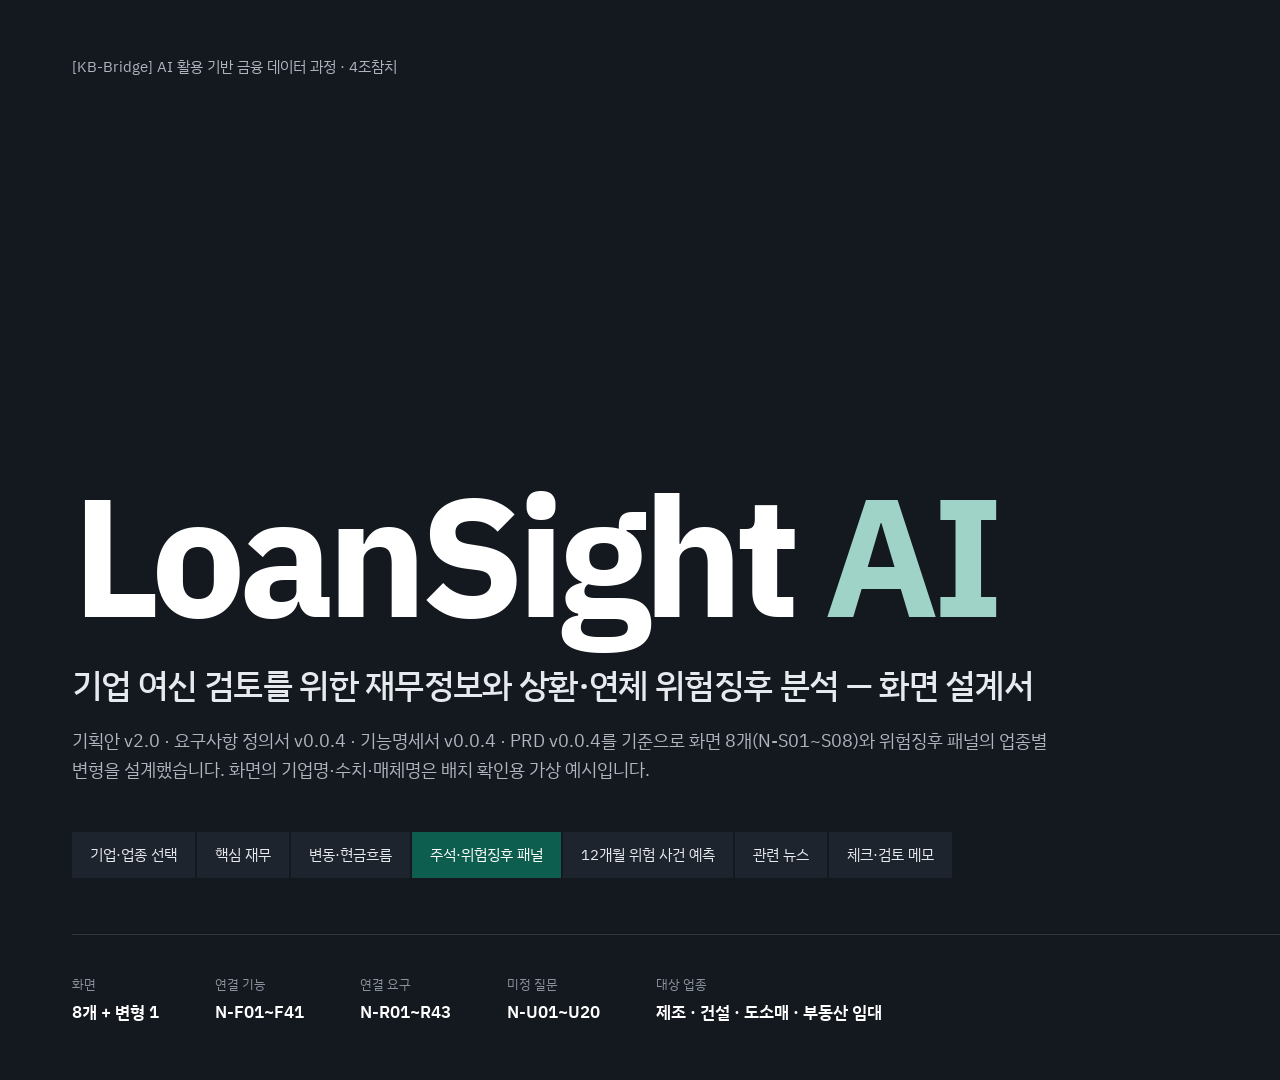
<file: 02-design/screen-design/html/index.html>
<!doctype html>
<html lang="ko">
<head>
<meta charset="utf-8">
<meta name="viewport" content="width=1920">
<title>LoanSight AI 화면 설계서</title>
<link rel="stylesheet" href="sheet.css">
<style>
  .cover { width: 1920px; height: 1080px; margin: 0 auto; background: var(--ink); color: #fff; display: grid; grid-template-rows: auto 1fr auto; padding: 56px 72px; }
  .cover .top { display: flex; justify-content: space-between; font-size: 15px; color: #AEB5BF; }
  .cover h1 { font-size: 168px; font-weight: 700; letter-spacing: -0.045em; line-height: 0.95; align-self: end; }
  .cover h1 span { color: #9FD3C7; }
  .cover .sub { font-size: 34px; font-weight: 500; letter-spacing: -0.02em; margin-top: 24px; color: #E6E9ED; }
  .cover .lead { font-size: 18px; color: #AEB5BF; margin-top: 16px; max-width: 980px; line-height: 1.6; }
  .cover .bottom { display: grid; grid-template-columns: repeat(5, auto) 1fr; gap: 56px; align-items: end; padding-top: 40px; margin-top: 56px; border-top: 1px solid #2E3540; }
  .cover .bottom div { font-size: 13px; color: #8A929D; }
  .cover .bottom b { display: block; font-size: 17px; color: #fff; font-weight: 600; margin-top: 4px; }
  .flow { display: flex; gap: 0; margin-top: 48px; }
  .flow span { font-size: 15px; padding: 12px 18px; background: #1E242D; color: #E6E9ED; border-right: 2px solid var(--ink); }
  .flow span.k { background: #0E5E50; color: #fff; }
</style>
</head>
<body>
<div class="cover">
  <div class="top"><span>[KB-Bridge] AI 활용 기반 금융 데이터 과정 · 4조참치</span><span>화면 설계서 v0.0.1 · 2026.10.24 · 검토 전 초안</span></div>
  <div style="align-self:end">
    <h1>LoanSight <span>AI</span></h1>
    <p class="sub">기업 여신 검토를 위한 재무정보와 상환·연체 위험징후 분석 — 화면 설계서</p>
    <p class="lead">기획안 v2.0 · 요구사항 정의서 v0.0.4 · 기능명세서 v0.0.4 · PRD v0.0.4를 기준으로 화면 8개(N-S01~S08)와 위험징후 패널의 업종별 변형을 설계했습니다. 화면의 기업명·수치·매체명은 배치 확인용 가상 예시입니다.</p>
    <div class="flow"><span>기업·업종 선택</span><span>핵심 재무</span><span>변동·현금흐름</span><span class="k">주석·위험징후 패널</span><span>12개월 위험 사건 예측</span><span>관련 뉴스</span><span>체크·검토 메모</span></div>
  </div>
  <div class="bottom">
    <div>화면<b>8개 + 변형 1</b></div>
    <div>연결 기능<b>N-F01~F41</b></div>
    <div>연결 요구<b>N-R01~R43</b></div>
    <div>미정 질문<b>N-U01~U20</b></div>
    <div>대상 업종<b>제조 · 건설 · 도소매 · 부동산 임대</b></div>
    <div style="text-align:right">작성 김동혁 · 검토 미정</div>
  </div>
</div>
</body>
</html>
</file>
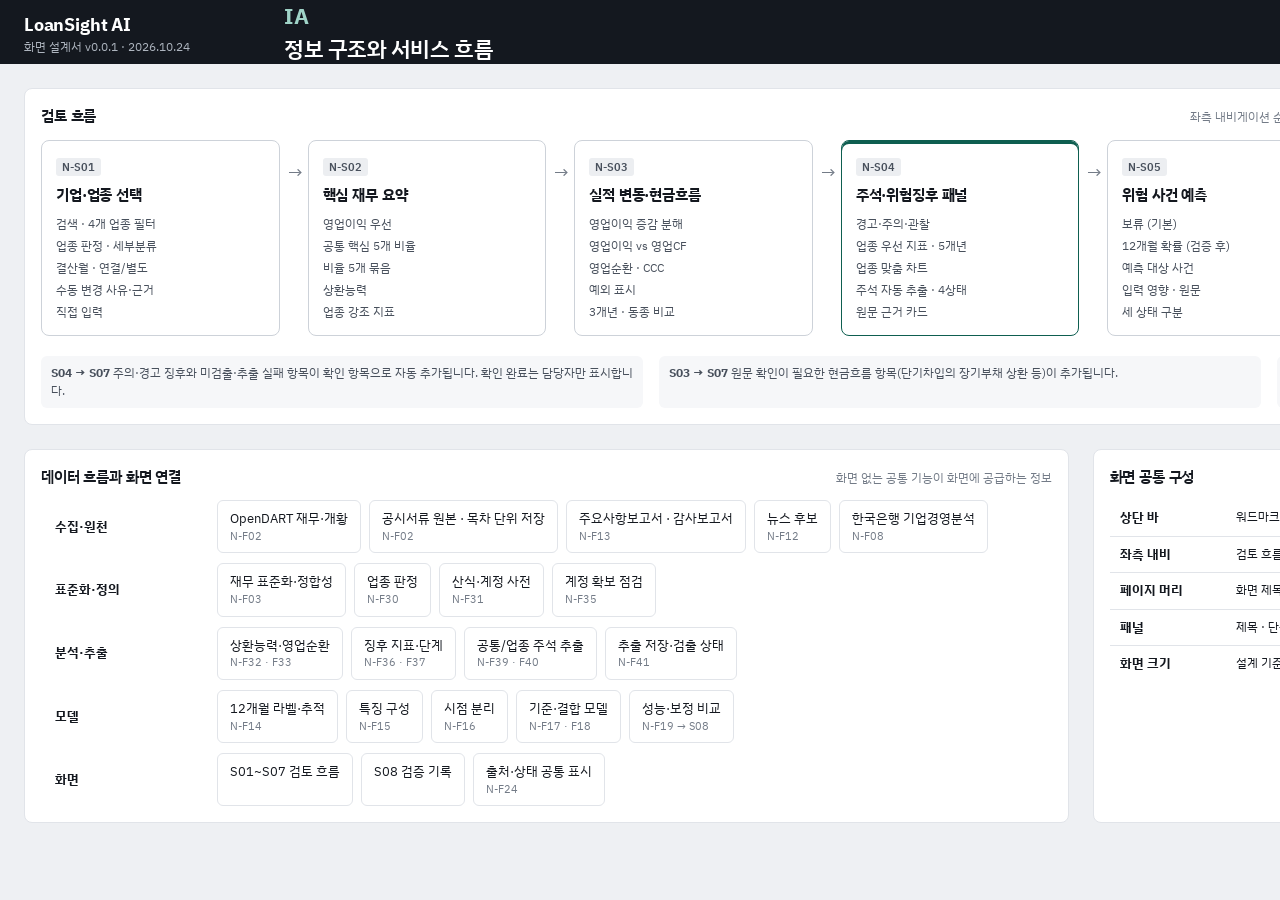
<file: 02-design/screen-design/html/flow.html>
<!doctype html>
<html lang="ko">
<head>
<meta charset="utf-8">
<meta name="viewport" content="width=1920">
<title>정보 구조와 서비스 흐름</title>
<link rel="stylesheet" href="sheet.css">
<script src="shell.js"></script>
<style>
  .flowrow { display: grid; grid-template-columns: repeat(7, 1fr); gap: 28px; position: relative; }
  .node { background: var(--surface); border: 1px solid var(--line-2); border-radius: 8px; padding: 14px; position: relative; }
  .node:not(:last-child)::after { content: '→'; position: absolute; right: -24px; top: 18px; font-size: 18px; color: var(--ink-3); }
  .node .id { margin-bottom: 8px; display: inline-block; }
  .node h3 { font-size: 15px; font-weight: 700; letter-spacing: -0.01em; margin-bottom: 8px; }
  .node ul { list-style: none; font-size: 12px; color: var(--ink-2); display: flex; flex-direction: column; gap: 4px; }
  .node.k { border-color: var(--accent); box-shadow: inset 0 3px 0 var(--accent); }
  .layer { display: grid; grid-template-columns: 160px 1fr; gap: 16px; align-items: stretch; }
  .layer > b { font-size: 13px; background: var(--surface); border-radius: 8px; padding: 14px; display: flex; align-items: center; }
  .boxes { display: flex; gap: 8px; flex-wrap: wrap; }
  .boxes span { font-size: 12.5px; background: var(--surface); border: 1px solid var(--line); border-radius: 6px; padding: 8px 12px; }
  .boxes span small { display: block; font-size: 11px; color: var(--ink-3); }
</style>
</head>
<body>
<div class="sheet">
  <header class="doc-head" data-id="IA" data-name="정보 구조와 서비스 흐름" data-f="전체" data-r="전체" data-p="03 / 14"></header>
  <div class="stack" style="gap:24px">
    <div class="panel">
      <div class="panel-h"><h2>검토 흐름</h2><span class="sub">좌측 내비게이션 순서와 같습니다. 어느 단계든 직접 이동할 수 있고, 상단 바의 기업·업종·보고서·회계 범위·기준일이 모든 화면에 고정됩니다.</span></div>
      <div class="flowrow">
        <div class="node"><span class="id">N-S01</span><h3>기업·업종 선택</h3><ul><li>검색 · 4개 업종 필터</li><li>업종 판정 · 세부분류</li><li>결산월 · 연결/별도</li><li>수동 변경 사유·근거</li><li>직접 입력</li></ul></div>
        <div class="node"><span class="id">N-S02</span><h3>핵심 재무 요약</h3><ul><li>영업이익 우선</li><li>공통 핵심 5개 비율</li><li>비율 5개 묶음</li><li>상환능력</li><li>업종 강조 지표</li></ul></div>
        <div class="node"><span class="id">N-S03</span><h3>실적 변동·현금흐름</h3><ul><li>영업이익 증감 분해</li><li>영업이익 vs 영업CF</li><li>영업순환 · CCC</li><li>예외 표시</li><li>3개년 · 동종 비교</li></ul></div>
        <div class="node k"><span class="id">N-S04</span><h3>주석·위험징후 패널</h3><ul><li>경고·주의·관찰</li><li>업종 우선 지표 · 5개년</li><li>업종 맞춤 차트</li><li>주석 자동 추출 · 4상태</li><li>원문 근거 카드</li></ul></div>
        <div class="node"><span class="id">N-S05</span><h3>위험 사건 예측</h3><ul><li>보류 (기본)</li><li>12개월 확률 (검증 후)</li><li>예측 대상 사건</li><li>입력 영향 · 원문</li><li>세 상태 구분</li></ul></div>
        <div class="node"><span class="id">N-S06</span><h3>관련 뉴스</h3><ul><li>검수된 기사</li><li>제외 기사</li><li>검수 단계</li><li>한계 · 링크 대체</li></ul></div>
        <div class="node"><span class="id">N-S07</span><h3>체크·검토 메모</h3><ul><li>확인 항목 체크</li><li>부실징후 17항목</li><li>메모 초안 수정·복사</li><li>버전 바</li></ul></div>
      </div>
      <div class="grid g3" style="margin-top:20px">
        <div class="note"><b>S04 → S07</b> 주의·경고 징후와 미검출·추출 실패 항목이 확인 항목으로 자동 추가됩니다. 확인 완료는 담당자만 표시합니다.</div>
        <div class="note"><b>S03 → S07</b> 원문 확인이 필요한 현금흐름 항목(단기차입의 장기부채 상환 등)이 추가됩니다.</div>
        <div class="note"><b>S05 ↔ S04</b> 예측 보류 시 현재 징후는 S04에서 확인하도록 안내합니다. 징후 단계와 예측 확률은 별개 결과입니다.</div>
      </div>
    </div>

    <div class="grid" style="grid-template-columns: 1.3fr 1fr; gap:24px">
      <div class="panel">
        <div class="panel-h"><h2>데이터 흐름과 화면 연결</h2><span class="sub">화면 없는 공통 기능이 화면에 공급하는 정보</span></div>
        <div class="stack" style="gap:10px">
          <div class="layer"><b>수집·원천</b><div class="boxes"><span>OpenDART 재무·개황<small>N-F02</small></span><span>공시서류 원본 · 목차 단위 저장<small>N-F02</small></span><span>주요사항보고서 · 감사보고서<small>N-F13</small></span><span>뉴스 후보<small>N-F12</small></span><span>한국은행 기업경영분석<small>N-F08</small></span></div></div>
          <div class="layer"><b>표준화·정의</b><div class="boxes"><span>재무 표준화·정합성<small>N-F03</small></span><span>업종 판정<small>N-F30</small></span><span>산식·계정 사전<small>N-F31</small></span><span>계정 확보 점검<small>N-F35</small></span></div></div>
          <div class="layer"><b>분석·추출</b><div class="boxes"><span>상환능력·영업순환<small>N-F32 · F33</small></span><span>징후 지표·단계<small>N-F36 · F37</small></span><span>공통/업종 주석 추출<small>N-F39 · F40</small></span><span>추출 저장·검출 상태<small>N-F41</small></span></div></div>
          <div class="layer"><b>모델</b><div class="boxes"><span>12개월 라벨·추적<small>N-F14</small></span><span>특징 구성<small>N-F15</small></span><span>시점 분리<small>N-F16</small></span><span>기준·결합 모델<small>N-F17 · F18</small></span><span>성능·보정 비교<small>N-F19 → S08</small></span></div></div>
          <div class="layer"><b>화면</b><div class="boxes"><span>S01~S07 검토 흐름</span><span>S08 검증 기록</span><span>출처·상태 공통 표시<small>N-F24</small></span></div></div>
        </div>
      </div>
      <div class="panel">
        <div class="panel-h"><h2>화면 공통 구성</h2></div>
        <table class="t">
          <tbody>
            <tr><td><b>상단 바</b></td><td class="small">워드마크 · 기업 · 적용 업종 · 기준 보고서 · 회계 범위(연결/별도) · 기준일 · 기업 변경</td></tr>
            <tr><td><b>좌측 내비</b></td><td class="small">검토 흐름 7단계와 단계별 요약 수치(주의 2 · 보류 · 미확인 6), 검증 기록, 서비스 한계 안내</td></tr>
            <tr><td><b>페이지 머리</b></td><td class="small">화면 제목 + 이 화면에서 확인할 한 문장 + 화면 단위 조작(연결/별도, 기간, 규칙 보기)</td></tr>
            <tr><td><b>패널</b></td><td class="small">제목 · 단위/기준 부제 · 내용 · 출처와 한계 한 줄</td></tr>
            <tr><td><b>화면 크기</b></td><td class="small">설계 기준 1440 × 900 데스크톱. 은행 업무 PC 기준이며 모바일은 범위 밖</td></tr>
          </tbody>
        </table>
      </div>
    </div>
  </div>
</div>
</body>
</html>
</file>
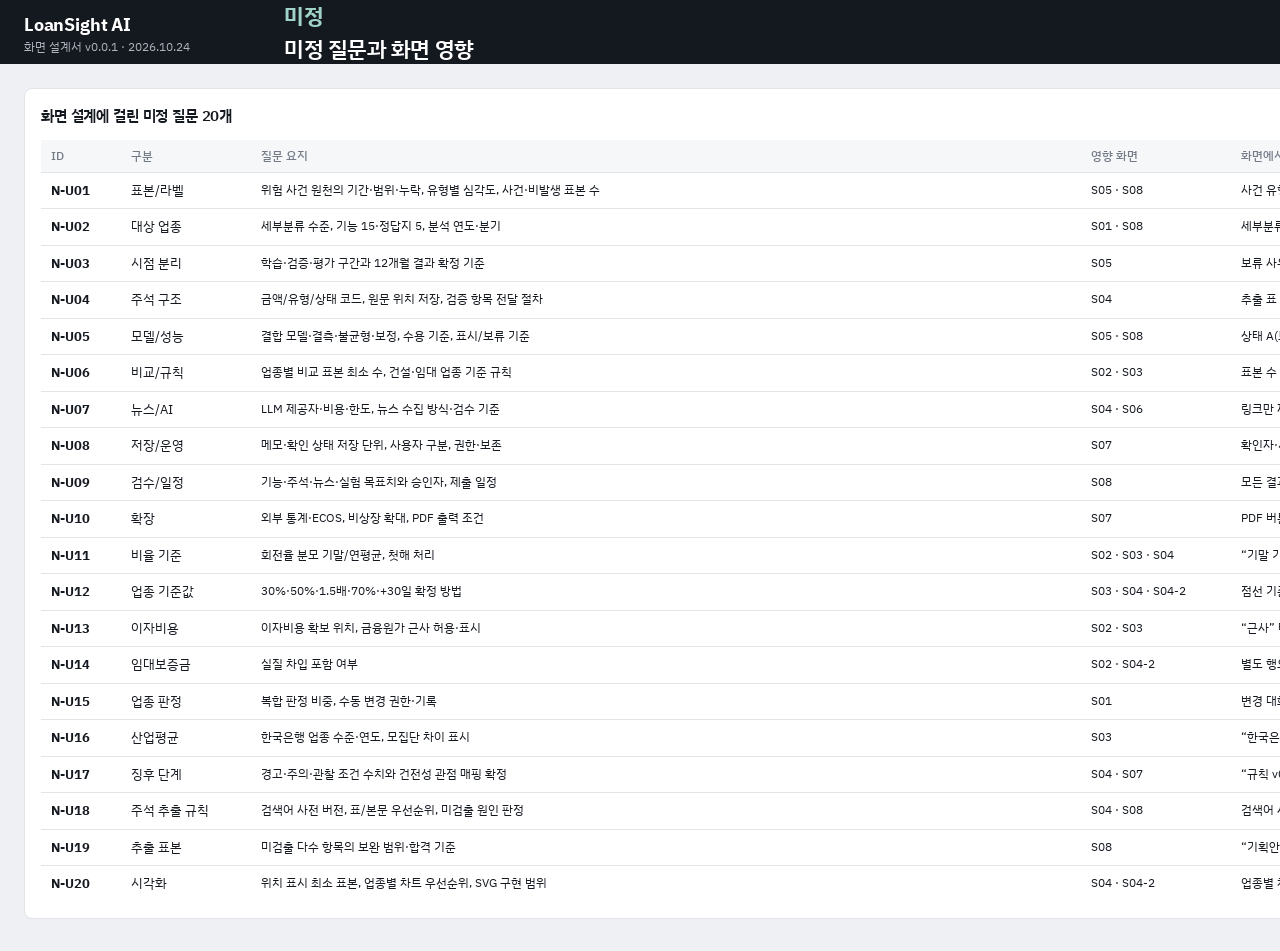
<file: 02-design/screen-design/html/open.html>
<!doctype html>
<html lang="ko">
<head>
<meta charset="utf-8">
<meta name="viewport" content="width=1920">
<title>미정 질문과 화면 영향</title>
<link rel="stylesheet" href="sheet.css">
<script src="shell.js"></script>
</head>
<body>
<div class="sheet">
  <header class="doc-head" data-id="미정" data-name="미정 질문과 화면 영향" data-f="–" data-r="N-U01~U20" data-p="14 / 14"></header>
  <div class="panel">
    <div class="panel-h"><h2>화면 설계에 걸린 미정 질문 20개</h2><span class="sub">요구사항 정의서 v0.0.4 순서 유지 · 답이 나오면 해당 화면의 표시를 바꿉니다</span></div>
    <table class="t">
      <thead><tr><th style="width:80px">ID</th><th style="width:130px">구분</th><th>질문 요지</th><th style="width:150px">영향 화면</th><th>화면에서 지금 처리하는 방식</th></tr></thead>
      <tbody>
        <tr><td><b>N-U01</b></td><td>표본/라벨</td><td class="small">위험 사건 원천의 기간·범위·누락, 유형별 심각도, 사건·비발생 표본 수</td><td class="small">S05 · S08</td><td class="small">사건 유형 옆 “심각도 미정” 태그, 모델 표본 “미확정”</td></tr>
        <tr><td><b>N-U02</b></td><td>대상 업종</td><td class="small">세부분류 수준, 기능 15·정답지 5, 분석 연도·분기</td><td class="small">S01 · S08</td><td class="small">세부분류 표시, 표본 “논의 필요”</td></tr>
        <tr><td><b>N-U03</b></td><td>시점 분리</td><td class="small">학습·검증·평가 구간과 12개월 결과 확정 기준</td><td class="small">S05</td><td class="small">보류 사유에 표시</td></tr>
        <tr><td><b>N-U04</b></td><td>주석 구조</td><td class="small">금액/유형/상태 코드, 원문 위치 저장, 검증 항목 전달 절차</td><td class="small">S04</td><td class="small">추출 표 열 구성은 저장 항목 기준 초안</td></tr>
        <tr><td><b>N-U05</b></td><td>모델/성능</td><td class="small">결합 모델·결측·불균형·보정, 수용 기준, 표시/보류 기준</td><td class="small">S05 · S08</td><td class="small">상태 A(보류)를 기본으로 설계</td></tr>
        <tr><td><b>N-U06</b></td><td>비교/규칙</td><td class="small">업종별 비교 표본 최소 수, 건설·임대 업종 기준 규칙</td><td class="small">S02 · S03</td><td class="small">표본 수 n을 머리에 표시, 부족 시 “비교 보류”</td></tr>
        <tr><td><b>N-U07</b></td><td>뉴스/AI</td><td class="small">LLM 제공자·비용·한도, 뉴스 수집 방식·검수 기준</td><td class="small">S04 · S06</td><td class="small">링크만 제공하는 대체 상태 포함</td></tr>
        <tr><td><b>N-U08</b></td><td>저장/운영</td><td class="small">메모·확인 상태 저장 단위, 사용자 구분, 권한·보존</td><td class="small">S07</td><td class="small">확인자·시각 표기, 재생성 충돌 미정 안내</td></tr>
        <tr><td><b>N-U09</b></td><td>검수/일정</td><td class="small">기능·주석·뉴스·실험 목표치와 승인자, 제출 일정</td><td class="small">S08</td><td class="small">모든 결과 칸 “측정 전”</td></tr>
        <tr><td><b>N-U10</b></td><td>확장</td><td class="small">외부 통계·ECOS, 비상장 확대, PDF 출력 조건</td><td class="small">S07</td><td class="small">PDF 버튼을 두지 않음</td></tr>
        <tr><td><b>N-U11</b></td><td>비율 기준</td><td class="small">회전율 분모 기말/연평균, 첫해 처리</td><td class="small">S02 · S03 · S04</td><td class="small">“기말 기준” 상태 배지, 전기 없음은 “자료 없음”</td></tr>
        <tr><td><b>N-U12</b></td><td>업종 기준값</td><td class="small">30%·50%·1.5배·70%·+30일 확정 방법</td><td class="small">S03 · S04 · S04-2</td><td class="small">점선 기준선 + “팀 가설” 라벨</td></tr>
        <tr><td><b>N-U13</b></td><td>이자비용</td><td class="small">이자비용 확보 위치, 금융원가 근사 허용·표시</td><td class="small">S02 · S03</td><td class="small">“근사” 태그</td></tr>
        <tr><td><b>N-U14</b></td><td>임대보증금</td><td class="small">실질 차입 포함 여부</td><td class="small">S02 · S04-2</td><td class="small">별도 행으로 표시</td></tr>
        <tr><td><b>N-U15</b></td><td>업종 판정</td><td class="small">복합 판정 비중, 수동 변경 권한·기록</td><td class="small">S01</td><td class="small">변경 대화상자에 미정 안내</td></tr>
        <tr><td><b>N-U16</b></td><td>산업평균</td><td class="small">한국은행 업종 수준·연도, 모집단 차이 표시</td><td class="small">S03</td><td class="small">“한국은행 참고” 열을 회색으로 분리, 모집단 병기</td></tr>
        <tr><td><b>N-U17</b></td><td>징후 단계</td><td class="small">경고·주의·관찰 조건 수치와 건전성 관점 매핑 확정</td><td class="small">S04 · S07</td><td class="small">“규칙 v0.2 · 팀 가설” 표시</td></tr>
        <tr><td><b>N-U18</b></td><td>주석 추출 규칙</td><td class="small">검색어 사전 버전, 표/본문 우선순위, 미검출 원인 판정</td><td class="small">S04 · S08</td><td class="small">검색어 사전 버전 표시</td></tr>
        <tr><td><b>N-U19</b></td><td>추출 표본</td><td class="small">미검출 다수 항목의 보완 범위·합격 기준</td><td class="small">S08</td><td class="small">“기획안 인용 · 독립 검증 아님”</td></tr>
        <tr><td><b>N-U20</b></td><td>시각화</td><td class="small">위치 표시 최소 표본, 업종별 차트 우선순위, SVG 구현 범위</td><td class="small">S04 · S04-2</td><td class="small">업종별 차트 2~4개 배치안 제시, 우선순위는 팀 결정</td></tr>
      </tbody>
    </table>
  </div>
</div>
</body>
</html>
</file>
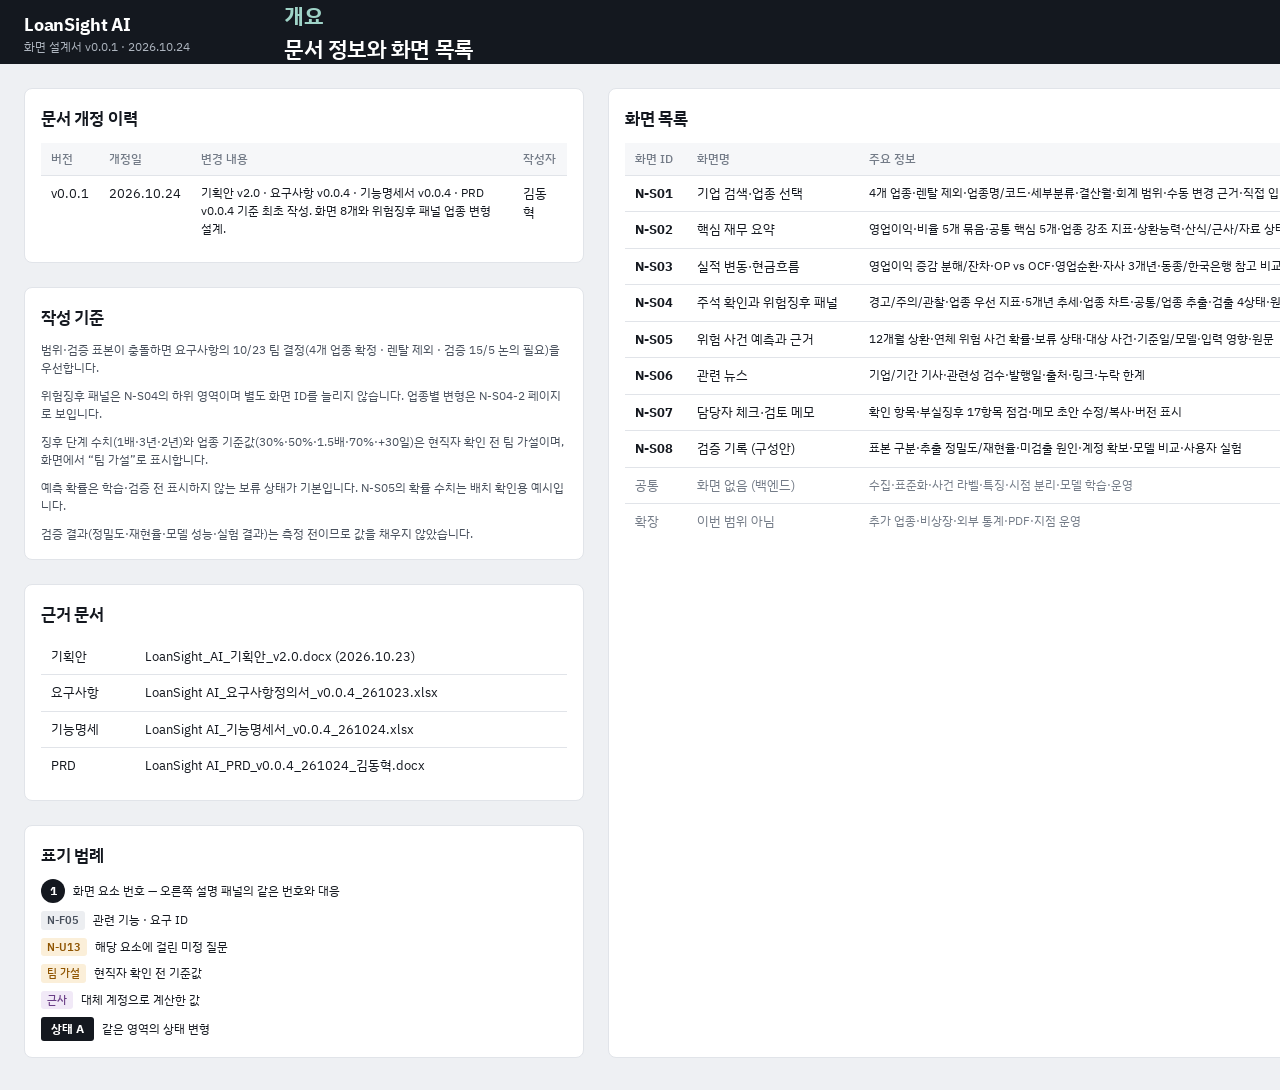
<file: 02-design/screen-design/html/overview.html>
<!doctype html>
<html lang="ko">
<head>
<meta charset="utf-8">
<meta name="viewport" content="width=1920">
<title>문서 개요와 화면 목록</title>
<link rel="stylesheet" href="sheet.css">
<script src="shell.js"></script>
<style>
  .doc { display: grid; grid-template-columns: 560px 1fr; gap: 24px; }
  .doc .panel h2 { font-size: 17px; }
</style>
</head>
<body>
<div class="sheet">
  <header class="doc-head" data-id="개요" data-name="문서 정보와 화면 목록" data-f="N-F01~F41" data-r="N-R01~R43" data-p="02 / 14"></header>
  <div class="doc">
    <div class="stack" style="gap:24px">
      <div class="panel">
        <div class="panel-h"><h2>문서 개정 이력</h2></div>
        <table class="t">
          <thead><tr><th>버전</th><th>개정일</th><th>변경 내용</th><th>작성자</th></tr></thead>
          <tbody>
            <tr><td>v0.0.1</td><td>2026.10.24</td><td class="small">기획안 v2.0 · 요구사항 v0.0.4 · 기능명세서 v0.0.4 · PRD v0.0.4 기준 최초 작성. 화면 8개와 위험징후 패널 업종 변형 설계.</td><td>김동혁</td></tr>
          </tbody>
        </table>
      </div>
      <div class="panel">
        <div class="panel-h"><h2>작성 기준</h2></div>
        <div class="stack small" style="color:var(--ink-2);gap:10px">
          <p>범위·검증 표본이 충돌하면 요구사항의 10/23 팀 결정(4개 업종 확정 · 렌탈 제외 · 검증 15/5 논의 필요)을 우선합니다.</p>
          <p>위험징후 패널은 N-S04의 하위 영역이며 별도 화면 ID를 늘리지 않습니다. 업종별 변형은 N-S04-2 페이지로 보입니다.</p>
          <p>징후 단계 수치(1배·3년·2년)와 업종 기준값(30%·50%·1.5배·70%·+30일)은 현직자 확인 전 팀 가설이며, 화면에서 “팀 가설”로 표시합니다.</p>
          <p>예측 확률은 학습·검증 전 표시하지 않는 보류 상태가 기본입니다. N-S05의 확률 수치는 배치 확인용 예시입니다.</p>
          <p>검증 결과(정밀도·재현율·모델 성능·실험 결과)는 측정 전이므로 값을 채우지 않았습니다.</p>
        </div>
      </div>
      <div class="panel">
        <div class="panel-h"><h2>근거 문서</h2></div>
        <table class="t small">
          <tbody>
            <tr><td>기획안</td><td>LoanSight_AI_기획안_v2.0.docx (2026.10.23)</td></tr>
            <tr><td>요구사항</td><td>LoanSight AI_요구사항정의서_v0.0.4_261023.xlsx</td></tr>
            <tr><td>기능명세</td><td>LoanSight AI_기능명세서_v0.0.4_261024.xlsx</td></tr>
            <tr><td>PRD</td><td>LoanSight AI_PRD_v0.0.4_261024_김동혁.docx</td></tr>
          </tbody>
        </table>
      </div>
      <div class="panel">
        <div class="panel-h"><h2>표기 범례</h2></div>
        <div class="stack small">
          <div class="row"><span class="mk" style="position:static;box-shadow:none">1</span><span>화면 요소 번호 — 오른쪽 설명 패널의 같은 번호와 대응</span></div>
          <div class="row"><span class="id">N-F05</span><span>관련 기능 · 요구 ID</span></div>
          <div class="row"><span class="id u">N-U13</span><span>해당 요소에 걸린 미정 질문</span></div>
          <div class="row"><span class="tag hyp">팀 가설</span><span>현직자 확인 전 기준값</span></div>
          <div class="row"><span class="tag apx">근사</span><span>대체 계정으로 계산한 값</span></div>
          <div class="row"><span class="variant" style="margin:0">상태 A</span><span>같은 영역의 상태 변형</span></div>
        </div>
      </div>
    </div>

    <div class="panel">
      <div class="panel-h"><h2>화면 목록</h2><span class="sub">검토 흐름 순서 · 기능명세서 v0.0.4 화면 ID 기준</span></div>
      <table class="t">
        <thead><tr><th>화면 ID</th><th>화면명</th><th>주요 정보</th><th>관련 기능</th><th>관련 요구</th><th>범위</th><th class="n">페이지</th></tr></thead>
        <tbody>
          <tr><td><b>N-S01</b></td><td>기업 검색·업종 선택</td><td class="small">4개 업종·렌탈 제외·업종명/코드·세부분류·결산월·회계 범위·수동 변경 근거·직접 입력</td><td class="small">F01 F04 F28 F30</td><td class="small">R01 R02 R06 R32</td><td>필수</td><td class="n">05</td></tr>
          <tr><td><b>N-S02</b></td><td>핵심 재무 요약</td><td class="small">영업이익·비율 5개 묶음·공통 핵심 5개·업종 강조 지표·상환능력·산식/근사/자료 상태</td><td class="small">F05 F31 F32 F36</td><td class="small">R07 R33~35 R38</td><td>필수</td><td class="n">06</td></tr>
          <tr><td><b>N-S03</b></td><td>실적 변동·현금흐름</td><td class="small">영업이익 증감 분해/잔차·OP vs OCF·영업순환·자사 3개년·동종/한국은행 참고 비교</td><td class="small">F06~08 F32 F33</td><td class="small">R08~10 R35 R36</td><td>필수</td><td class="n">07</td></tr>
          <tr><td><b>N-S04</b></td><td>주석 확인과 위험징후 패널</td><td class="small">경고/주의/관찰·업종 우선 지표·5개년 추세·업종 차트·공통/업종 추출·검출 4상태·원문 카드</td><td class="small">F09~11 F36~41</td><td class="small">R11~14 R38~43</td><td>필수</td><td class="n">08 · 09</td></tr>
          <tr><td><b>N-S05</b></td><td>위험 사건 예측과 근거</td><td class="small">12개월 상환·연체 위험 사건 확률·보류 상태·대상 사건·기준일/모델·입력 영향·원문</td><td class="small">F13~16 F18 F20</td><td class="small">R16~23 R27</td><td>필수</td><td class="n">10</td></tr>
          <tr><td><b>N-S06</b></td><td>관련 뉴스</td><td class="small">기업/기간 기사·관련성 검수·발행일·출처·링크·누락 한계</td><td class="small">F12</td><td class="small">R15</td><td>보완</td><td class="n">11</td></tr>
          <tr><td><b>N-S07</b></td><td>담당자 체크·검토 메모</td><td class="small">확인 항목·부실징후 17항목 점검·메모 초안 수정/복사·버전 표시</td><td class="small">F21~24 F34 F37</td><td class="small">R24~27 R36 R39</td><td>필수</td><td class="n">12</td></tr>
          <tr><td><b>N-S08</b></td><td>검증 기록 (구성안)</td><td class="small">표본 구분·추출 정밀도/재현율·미검출 원인·계정 확보·모델 비교·사용자 실험</td><td class="small">F19 F25 F26 F35</td><td class="small">R22 R28 R29 R37</td><td>필수 · 화면 여부 미정</td><td class="n">13</td></tr>
          <tr><td class="muted">공통</td><td class="muted">화면 없음 (백엔드)</td><td class="small muted">수집·표준화·사건 라벨·특징·시점 분리·모델 학습·운영</td><td class="small muted">F02 F03 F13~18 F27 F41</td><td class="small muted">R03~05 R16~21 R30</td><td class="muted">필수</td><td class="n muted">–</td></tr>
          <tr><td class="muted">확장</td><td class="muted">이번 범위 아님</td><td class="small muted">추가 업종·비상장·외부 통계·PDF·지점 운영</td><td class="small muted">F28 F29</td><td class="small muted">R31</td><td class="muted">확장</td><td class="n muted">–</td></tr>
        </tbody>
      </table>
    </div>
  </div>
</div>
</body>
</html>
</file>
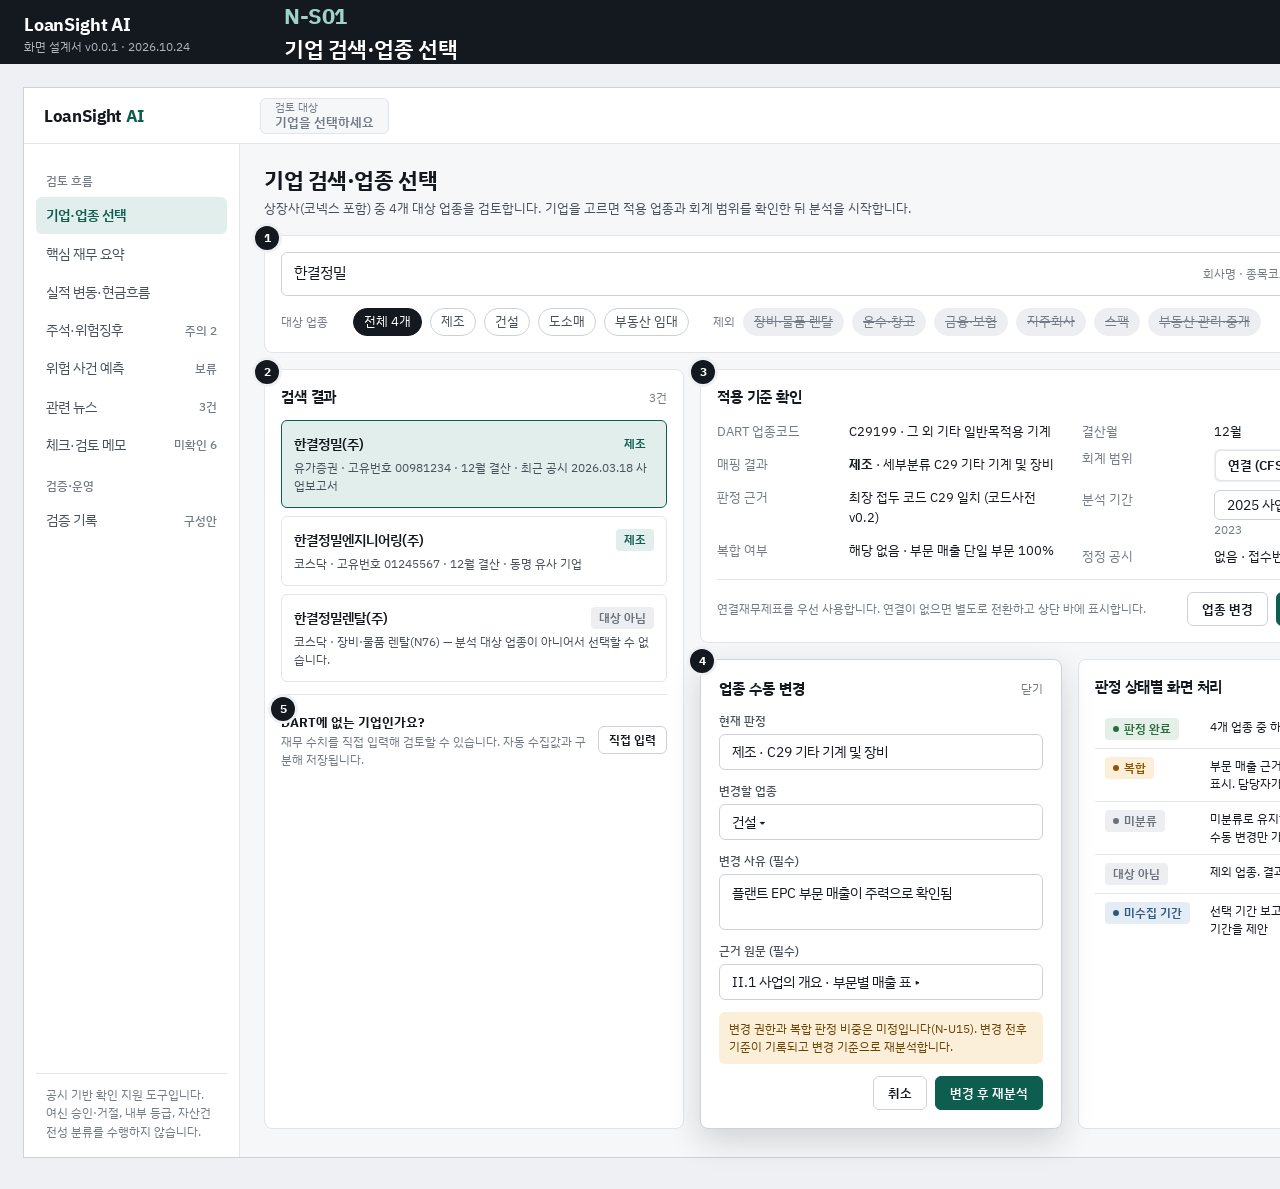
<file: 02-design/screen-design/html/s01.html>
<!doctype html>
<html lang="ko">
<head>
<meta charset="utf-8">
<meta name="viewport" content="width=1920">
<title>N-S01 기업 검색·업종 선택</title>
<link rel="stylesheet" href="sheet.css">
<script src="shell.js"></script>
<script src="charts.js"></script>
<style>
  .result { display: grid; grid-template-columns: 1fr auto; gap: 4px 12px; padding: 12px; border-radius: 6px; border: 1px solid var(--line); }
  .result.on { border-color: var(--accent); background: var(--accent-weak); }
  .result h3 { font-size: 14px; font-weight: 600; }
  .result p { font-size: 12px; color: var(--ink-2); grid-column: 1 / -1; }
  .dlg { background: var(--surface); border: 1px solid var(--line-2); border-radius: 8px; box-shadow: 0 12px 32px rgba(20,24,31,.16); padding: 18px; }
  .kv { display: grid; grid-template-columns: 120px 1fr; gap: 8px 12px; font-size: 13px; }
  .kv dt { color: var(--ink-3); }
  .kv dd { color: var(--ink); }
</style>
</head>
<body>
<div class="sheet">
  <header class="doc-head" data-id="N-S01" data-name="기업 검색·업종 선택" data-f="N-F01 · F04 · F30" data-r="N-R01 · R02 · R06 · R32" data-p="05 / 14"></header>
  <div class="sheet-body">
    <div class="app" data-active="S01">
      <main class="main">
        <div class="page-h">
          <div><h1>기업 검색·업종 선택</h1><p>상장사(코넥스 포함) 중 4개 대상 업종을 검토합니다. 기업을 고르면 적용 업종과 회계 범위를 확인한 뒤 분석을 시작합니다.</p></div>
        </div>

        <div class="panel mk-wrap"><i class="mk">1</i>
          <div class="row" style="gap:12px">
            <div class="input lg" style="flex:1">한결정밀<span class="muted small" style="margin-left:auto">회사명 · 종목코드 · 고유번호</span></div>
            <button class="btn pri" style="height:44px">검색</button>
          </div>
          <div class="row" style="margin-top:12px; flex-wrap:wrap">
            <span class="small muted" style="width:64px">대상 업종</span>
            <span class="chip on">전체 4개</span><span class="chip">제조</span><span class="chip">건설</span><span class="chip">도소매</span><span class="chip">부동산 임대</span>
            <span class="small muted" style="margin-left:16px">제외</span>
            <span class="chip off">장비·물품 렌탈</span><span class="chip off">운수·창고</span><span class="chip off">금융·보험</span><span class="chip off">지주회사</span><span class="chip off">스팩</span><span class="chip off">부동산 관리·중개</span>
          </div>
        </div>

        <div class="grid" style="grid-template-columns: 420px 1fr">
          <div class="panel mk-wrap"><i class="mk">2</i>
            <div class="panel-h"><h2>검색 결과</h2><span class="sub">3건</span></div>
            <div class="stack">
              <div class="result on"><h3>한결정밀(주)</h3><span class="st acc plain">제조</span><p>유가증권 · 고유번호 00981234 · 12월 결산 · 최근 공시 2026.03.18 사업보고서</p></div>
              <div class="result"><h3>한결정밀엔지니어링(주)</h3><span class="st acc plain">제조</span><p>코스닥 · 고유번호 01245567 · 12월 결산 · 동명 유사 기업</p></div>
              <div class="result"><h3>한결정밀렌탈(주)</h3><span class="st none plain">대상 아님</span><p>코스닥 · 장비·물품 렌탈(N76) — 분석 대상 업종이 아니어서 선택할 수 없습니다.</p></div>
            </div>
            <div class="sep"></div>
            <div class="mk-wrap" style="padding-top:4px"><i class="mk">5</i>
              <div class="between"><div><b style="font-size:13px">DART에 없는 기업인가요?</b><p class="small muted">재무 수치를 직접 입력해 검토할 수 있습니다. 자동 수집값과 구분해 저장됩니다.</p></div><button class="btn sm">직접 입력</button></div>
            </div>
          </div>

          <div class="stack" style="gap:16px">
            <div class="panel mk-wrap"><i class="mk">3</i>
              <div class="panel-h"><h2>적용 기준 확인</h2><span class="st ok">판정 완료</span></div>
              <div class="grid g2" style="gap:24px">
                <dl class="kv">
                  <dt>DART 업종코드</dt><dd>C29199 · 그 외 기타 일반목적용 기계</dd>
                  <dt>매핑 결과</dt><dd><b>제조</b> · 세부분류 C29 기타 기계 및 장비</dd>
                  <dt>판정 근거</dt><dd>최장 접두 코드 C29 일치 (코드사전 v0.2)</dd>
                  <dt>복합 여부</dt><dd>해당 없음 · 부문 매출 단일 부문 100%</dd>
                </dl>
                <dl class="kv">
                  <dt>결산월</dt><dd>12월</dd>
                  <dt>회계 범위</dt><dd><span class="seg"><span class="on">연결 (CFS)</span><span>별도 (OFS)</span></span></dd>
                  <dt>분석 기간</dt><dd><span class="input" style="display:inline-flex;height:30px">2025 사업보고서 ▾</span> <span class="small muted">비교: 2024, 2023</span></dd>
                  <dt>정정 공시</dt><dd>없음 · 접수번호 20260318000412</dd>
                </dl>
              </div>
              <div class="sep"></div>
              <div class="between">
                <p class="small muted">연결재무제표를 우선 사용합니다. 연결이 없으면 별도로 전환하고 상단 바에 표시합니다.</p>
                <div class="row"><button class="btn">업종 변경</button><button class="btn pri">이 기준으로 분석 시작</button></div>
              </div>
            </div>

            <div class="grid" style="grid-template-columns: 1fr 1fr">
              <div class="mk-wrap"><i class="mk">4</i>
                <div class="dlg">
                  <div class="between" style="margin-bottom:12px"><b style="font-size:15px">업종 수동 변경</b><span class="small muted">닫기</span></div>
                  <div class="stack" style="gap:12px">
                    <div class="field"><label>현재 판정</label><div class="input">제조 · C29 기타 기계 및 장비</div></div>
                    <div class="field"><label>변경할 업종</label><div class="input">건설 ▾</div></div>
                    <div class="field"><label>변경 사유 (필수)</label><div class="input" style="height:56px;align-items:flex-start;padding-top:8px">플랜트 EPC 부문 매출이 주력으로 확인됨</div></div>
                    <div class="field"><label>근거 원문 (필수)</label><div class="input">II.1 사업의 개요 · 부문별 매출 표 ▸</div></div>
                    <div class="note hyp">변경 권한과 복합 판정 비중은 미정입니다(N-U15). 변경 전후 기준이 기록되고 변경 기준으로 재분석합니다.</div>
                    <div class="row" style="justify-content:flex-end"><button class="btn">취소</button><button class="btn pri">변경 후 재분석</button></div>
                  </div>
                </div>
              </div>
              <div class="panel">
                <div class="panel-h"><h2>판정 상태별 화면 처리</h2></div>
                <table class="t">
                  <tbody>
                    <tr><td><span class="st ok">판정 완료</span></td><td class="small">4개 업종 중 하나로 매핑. 분석 시작 가능</td></tr>
                    <tr><td><span class="st caut">복합</span></td><td class="small">부문 매출 근거와 후보 업종 두 개를 함께 표시. 담당자가 하나를 골라야 시작</td></tr>
                    <tr><td><span class="st none">미분류</span></td><td class="small">미분류로 유지하고 임의 배정하지 않음. 수동 변경만 가능</td></tr>
                    <tr><td><span class="st none plain">대상 아님</span></td><td class="small">제외 업종. 결과 목록에 남기되 선택 불가</td></tr>
                    <tr><td><span class="st watch">미수집 기간</span></td><td class="small">선택 기간 보고서 없음. 가장 가까운 수집 기간을 제안</td></tr>
                  </tbody>
                </table>
              </div>
            </div>
          </div>
        </div>
      </main>
    </div>

    <aside class="desc">
      <h2>화면 설명</h2>
      <p class="lead">검토 흐름의 첫 단계. 기업을 식별하고 업종·기간·회계 범위를 확정해 이후 모든 화면의 기준으로 쓴다.</p>
      <ol>
        <li><span class="n">1</span><div><h3>검색과 업종 필터</h3><p>회사명·종목코드·DART 고유번호로 검색한다. 대상 4개 업종 필터와 제외 업종을 함께 보여 범위를 분명히 한다. 렌탈은 필터와 분석 어디에도 포함하지 않는다.</p><div class="ids"><span class="id">N-F01</span><span class="id">N-R01</span></div></div></li>
        <li><span class="n">2</span><div><h3>검색 결과</h3><p>동명·유사 기업을 구분할 시장·고유번호·결산월을 표시한다. 제외 업종 기업은 “대상 아님”으로 남기되 선택할 수 없다.</p><div class="ids"><span class="id">N-F01</span><span class="id">N-F02</span></div></div></li>
        <li><span class="n">3</span><div><h3>적용 기준 확인</h3><p>DART 업종코드 → 최장 접두 코드 매핑 → 업종·세부분류. 결산월, 연결/별도, 분석 기간, 정정 공시와 접수번호를 확인한 뒤 분석을 시작한다.</p><div class="ids"><span class="id">N-F30</span><span class="id">N-R02</span><span class="id">N-R32</span><span class="id u">N-U02</span></div></div></li>
        <li><span class="n">4</span><div><h3>업종 수동 변경</h3><p>사유와 근거 원문을 필수로 받는다. 변경 전후 기준을 기록하고 변경 기준으로 재분석한다. 권한·복합 비중은 미정.</p><div class="ids"><span class="id">N-F30</span><span class="id u">N-U15</span></div></div></li>
        <li><span class="n">5</span><div><h3>직접 입력 진입</h3><p>DART 조회가 안 되는 기업은 수치·출처·기준일을 직접 입력한다. 자동 수집값과 별도로 관리하고 충돌 시 표시한다.</p><div class="ids"><span class="id">N-F04</span><span class="id">N-R06</span><span class="id u">N-U08</span></div></div></li>
      </ol>
      <div class="block">
        <h4>예외</h4>
        <ul>
          <li>검색 결과 0건: 입력어와 대상 업종을 다시 보여주고 직접 입력을 제안한다.</li>
          <li>DART 응답 실패: “조회 실패”로 표시하고 결과 없음과 구분한다.</li>
        </ul>
      </div>
    </aside>
  </div>
</div>
</body>
</html>
</file>
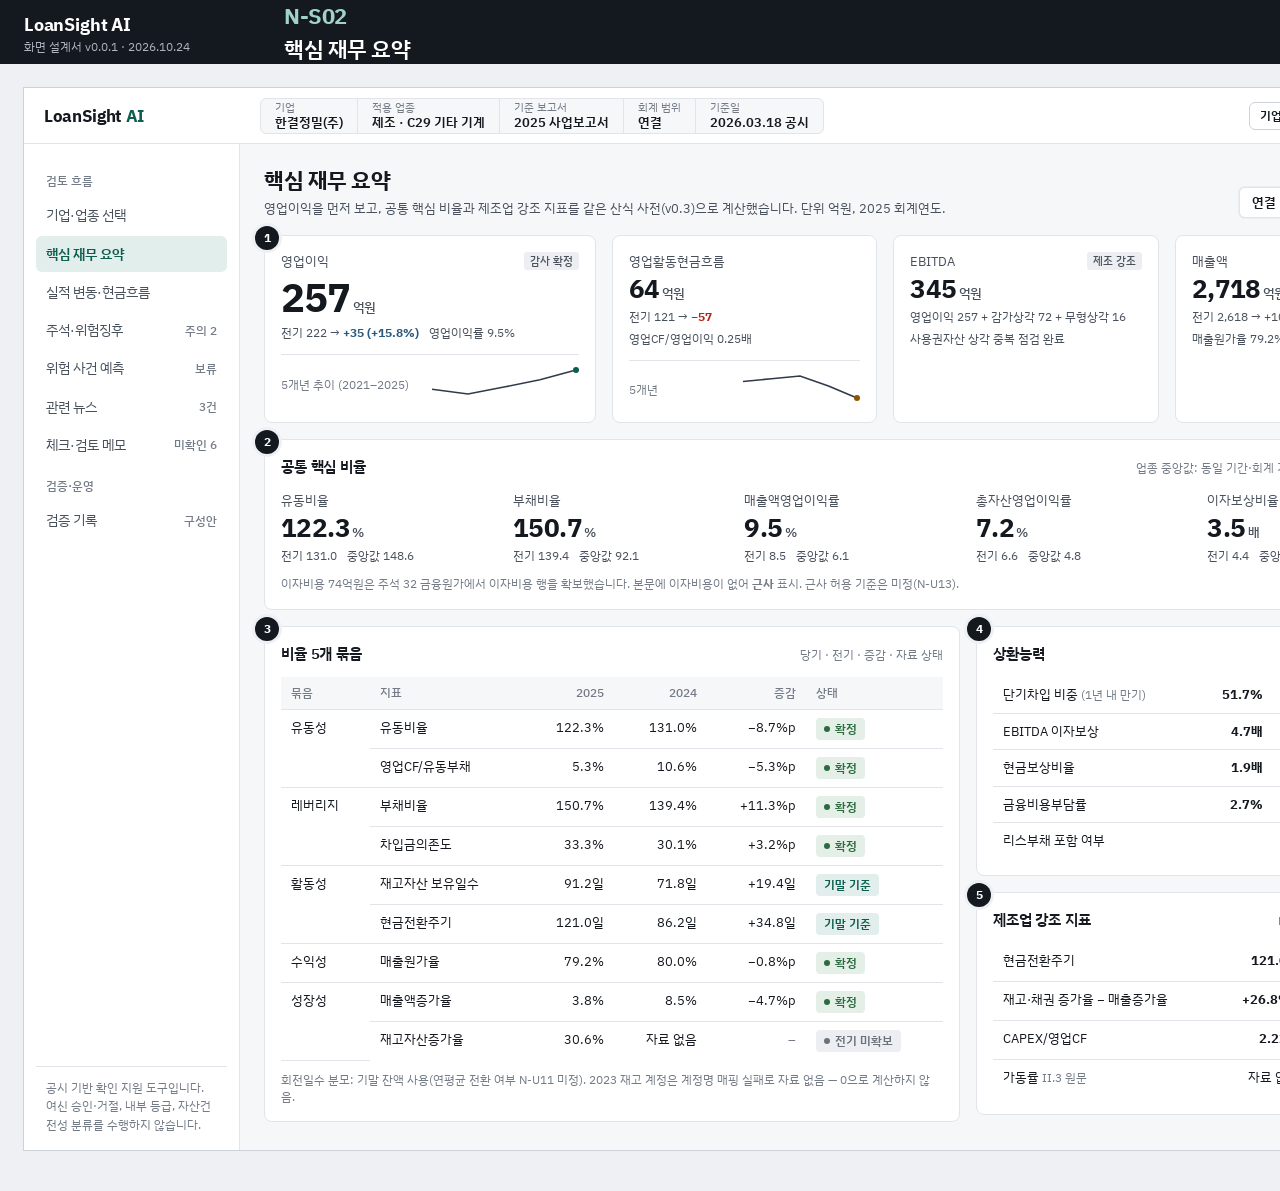
<file: 02-design/screen-design/html/s02.html>
<!doctype html>
<html lang="ko">
<head>
<meta charset="utf-8">
<meta name="viewport" content="width=1920">
<title>N-S02 핵심 재무 요약</title>
<link rel="stylesheet" href="sheet.css">
<script src="shell.js"></script>
<script src="charts.js"></script>
</head>
<body>
<div class="sheet">
  <header class="doc-head" data-id="N-S02" data-name="핵심 재무 요약" data-f="N-F05 · F31 · F32 · F36" data-r="N-R07 · R33~35 · R38" data-p="06 / 14"></header>
  <div class="sheet-body">
    <div class="app" data-active="S02">
      <main class="main">
        <div class="page-h">
          <div>
            <h1>핵심 재무 요약</h1>
            <p>영업이익을 먼저 보고, 공통 핵심 비율과 제조업 강조 지표를 같은 산식 사전(v0.3)으로 계산했습니다. 단위 억원, 2025 회계연도.</p>
          </div>
          <div class="acts"><span class="seg"><span class="on">연결</span><span>별도</span></span><button class="btn sm">산식 사전 보기</button></div>
        </div>

        <div class="grid" style="grid-template-columns: 1.25fr 1fr 1fr 1fr">
          <div class="panel mk-wrap"><i class="mk">1</i>
            <div class="kpi big">
              <div class="k">영업이익 <span class="tag">감사 확정</span></div>
              <div class="v">257<small>억원</small></div>
              <div class="d"><span>전기 222 → <b class="dn">+35 (+15.8%)</b></span><span>영업이익률 9.5%</span></div>
            </div>
            <div class="sep"></div>
            <div class="between small"><span class="muted">5개년 추이 (2021–2025)</span><span data-chart="spark" data-d='{"values":[188,171,196,222,257],"w":150,"h":30}'></span></div>
          </div>
          <div class="panel">
            <div class="kpi"><div class="k">영업활동현금흐름</div><div class="v">64<small>억원</small></div><div class="d"><span>전기 121 → <b class="up">−57</b></span></div><div class="d"><span>영업CF/영업이익 0.25배</span></div></div>
            <div class="sep"></div>
            <div class="between small"><span class="muted">5개년</span><span data-chart="spark" data-d='{"values":[142,155,168,121,64],"w":120,"h":28,"color":"#8F5400"}'></span></div>
          </div>
          <div class="panel">
            <div class="kpi"><div class="k">EBITDA <span class="tag">제조 강조</span></div><div class="v">345<small>억원</small></div><div class="d"><span>영업이익 257 + 감가상각 72 + 무형상각 16</span></div><div class="d"><span>사용권자산 상각 중복 점검 완료</span></div></div>
          </div>
          <div class="panel">
            <div class="kpi"><div class="k">매출액</div><div class="v">2,718<small>억원</small></div><div class="d"><span>전기 2,618 → +100 (+3.8%)</span></div><div class="d"><span>매출원가율 79.2% (전기 80.0%)</span></div></div>
          </div>
        </div>

        <div class="panel mk-wrap"><i class="mk">2</i>
          <div class="panel-h"><h2>공통 핵심 비율</h2><span class="sub">업종 중앙값: 동일 기간·회계 기준 상장 제조업 C29 (n=38)</span></div>
          <div class="grid g5">
            <div class="kpi"><div class="k">유동비율</div><div class="v">122.3<small>%</small></div><div class="d"><span>전기 131.0</span><span>중앙값 148.6</span></div></div>
            <div class="kpi"><div class="k">부채비율</div><div class="v">150.7<small>%</small></div><div class="d"><span>전기 139.4</span><span>중앙값 92.1</span></div></div>
            <div class="kpi"><div class="k">매출액영업이익률</div><div class="v">9.5<small>%</small></div><div class="d"><span>전기 8.5</span><span>중앙값 6.1</span></div></div>
            <div class="kpi"><div class="k">총자산영업이익률</div><div class="v">7.2<small>%</small></div><div class="d"><span>전기 6.6</span><span>중앙값 4.8</span></div></div>
            <div class="kpi"><div class="k">이자보상비율 <span class="tag apx">근사</span></div><div class="v">3.5<small>배</small></div><div class="d"><span>전기 4.4</span><span>중앙값 5.2</span></div></div>
          </div>
          <div class="src">이자비용 74억원은 주석 32 금융원가에서 이자비용 행을 확보했습니다. 본문에 이자비용이 없어 <b>근사</b> 표시. 근사 허용 기준은 미정(N-U13).</div>
        </div>

        <div class="grid" style="grid-template-columns: 1.5fr 1fr">
          <div class="panel mk-wrap"><i class="mk">3</i>
            <div class="panel-h"><h2>비율 5개 묶음</h2><span class="sub">당기 · 전기 · 증감 · 자료 상태</span></div>
            <table class="t">
              <thead><tr><th>묶음</th><th>지표</th><th class="n">2025</th><th class="n">2024</th><th class="n">증감</th><th>상태</th></tr></thead>
              <tbody>
                <tr><td rowspan="2">유동성</td><td>유동비율</td><td class="n">122.3%</td><td class="n">131.0%</td><td class="n">−8.7%p</td><td><span class="st ok">확정</span></td></tr>
                <tr><td>영업CF/유동부채</td><td class="n">5.3%</td><td class="n">10.6%</td><td class="n">−5.3%p</td><td><span class="st ok">확정</span></td></tr>
                <tr><td rowspan="2">레버리지</td><td>부채비율</td><td class="n">150.7%</td><td class="n">139.4%</td><td class="n">+11.3%p</td><td><span class="st ok">확정</span></td></tr>
                <tr><td>차입금의존도</td><td class="n">33.3%</td><td class="n">30.1%</td><td class="n">+3.2%p</td><td><span class="st ok">확정</span></td></tr>
                <tr><td rowspan="2">활동성</td><td>재고자산 보유일수</td><td class="n">91.2일</td><td class="n">71.8일</td><td class="n">+19.4일</td><td><span class="st acc plain">기말 기준</span></td></tr>
                <tr><td>현금전환주기</td><td class="n">121.0일</td><td class="n">86.2일</td><td class="n">+34.8일</td><td><span class="st acc plain">기말 기준</span></td></tr>
                <tr><td>수익성</td><td>매출원가율</td><td class="n">79.2%</td><td class="n">80.0%</td><td class="n">−0.8%p</td><td><span class="st ok">확정</span></td></tr>
                <tr><td rowspan="2">성장성</td><td>매출액증가율</td><td class="n">3.8%</td><td class="n">8.5%</td><td class="n">−4.7%p</td><td><span class="st ok">확정</span></td></tr>
                <tr><td>재고자산증가율</td><td class="n">30.6%</td><td class="n">자료 없음</td><td class="n muted">–</td><td><span class="st none">전기 미확보</span></td></tr>
              </tbody>
            </table>
            <div class="src">회전일수 분모: 기말 잔액 사용(연평균 전환 여부 N-U11 미정). 2023 재고 계정은 계정명 매핑 실패로 자료 없음 — 0으로 계산하지 않음.</div>
          </div>

          <div class="stack" style="gap:16px">
            <div class="panel mk-wrap"><i class="mk">4</i>
              <div class="panel-h"><h2>상환능력</h2><span class="sub">총차입금 1,184억원</span></div>
              <table class="t">
                <tbody>
                  <tr><td>단기차입 비중 <span class="muted small">(1년 내 만기)</span></td><td class="n"><b>51.7%</b></td><td class="muted small">612억원</td></tr>
                  <tr><td>EBITDA 이자보상</td><td class="n"><b>4.7배</b></td><td><span class="tag apx">근사</span></td></tr>
                  <tr><td>현금보상비율</td><td class="n"><b>1.9배</b></td><td class="muted small">(영업CF+이자)/이자</td></tr>
                  <tr><td>금융비용부담률</td><td class="n"><b>2.7%</b></td><td class="muted small">이자/매출</td></tr>
                  <tr><td>리스부채 포함 여부</td><td class="n" colspan="2">포함 (리스부채 38억원)</td></tr>
                </tbody>
              </table>
            </div>
            <div class="panel mk-wrap"><i class="mk">5</i>
              <div class="panel-h"><h2>제조업 강조 지표</h2><span class="sub">N-F36 징후 우선 지표와 공유</span></div>
              <table class="t">
                <tbody>
                  <tr><td>현금전환주기</td><td class="n"><b>121.0일</b></td><td><span class="st caut">관찰 대상</span></td></tr>
                  <tr><td>재고·채권 증가율 − 매출증가율</td><td class="n"><b>+26.8%p</b></td><td><span class="st caut">관찰 대상</span></td></tr>
                  <tr><td>CAPEX/영업CF</td><td class="n"><b>2.22배</b></td><td><span class="st watch">관찰</span></td></tr>
                  <tr><td>가동률 <span class="muted small">II.3 원문</span></td><td class="n">자료 없음</td><td><span class="st none">미검출</span></td></tr>
                </tbody>
              </table>
            </div>
          </div>
        </div>
      </main>
    </div>

    <aside class="desc">
      <h2>화면 설명</h2>
      <p class="lead">선택한 기업의 수익성·유동성·상환능력을 한 화면에서 확인한다. 모든 수치는 코드로 계산하고 산식 버전·근사·자료 상태를 함께 보인다.</p>
      <ol>
        <li><span class="n">1</span><div><h3>영업이익 우선 배치</h3><p>현직자 인터뷰 기준으로 영업이익을 가장 크게 둔다. 영업CF·EBITDA·매출을 옆에 두어 이익과 현금의 차이를 바로 비교한다. 5개년 스파크라인은 N-F38의 추세 기간이며 N-S03의 3개년 비교와 구분한다.</p><div class="ids"><span class="id">N-F05</span><span class="id">N-R07</span></div></div></li>
        <li><span class="n">2</span><div><h3>공통 핵심 5개 비율</h3><p>유동비율·부채비율·매출액영업이익률·총자산영업이익률·이자보상비율. 당기·전기·업종 중앙값을 함께 표시하고 비교 표본 수(n)를 머리에 적는다.</p><div class="ids"><span class="id">N-F31</span><span class="id">N-R33</span><span class="id u">N-U06</span></div></div></li>
        <li><span class="n">3</span><div><h3>비율 5개 묶음 표</h3><p>유동성·레버리지·활동성·수익성·성장성. 상태 열에 확정 / 기말 기준 / 근사 / 전기 미확보를 구분한다. 결측은 “자료 없음”으로 쓰고 0으로 대체하지 않는다.</p><div class="ids"><span class="id">N-F03</span><span class="id">N-F31</span><span class="id u">N-U11</span></div></div></li>
        <li><span class="n">4</span><div><h3>상환능력</h3><p>총차입 구성, 단기차입 비중, 이자보상·EBITDA 이자보상·현금보상·금융비용부담률. 리스부채 포함 여부를 명시하고, 부동산 임대업은 임대보증금을 별도 행으로 표시한다.</p><div class="ids"><span class="id">N-F32</span><span class="id">N-R34</span><span class="id u">N-U13</span><span class="id u">N-U14</span></div></div></li>
        <li><span class="n">5</span><div><h3>업종 강조 지표</h3><p>적용 업종에 따라 묶음이 바뀐다. 제조: 원가율·재고일수·CCC·EBITDA / 도소매: 매출총이익률·CCC·매입채무일수 / 건설: 계약자산·선수금 제외 부채비율·차입금의존도 / 부동산 임대: EBITDA 이자보상·차입금÷투자부동산.</p><div class="ids"><span class="id">N-F36</span><span class="id">N-R38</span></div></div></li>
      </ol>
      <div class="block">
        <h4>표시 규칙</h4>
        <ul>
          <li>증감 색: 위험 방향은 적색 텍스트, 개선 방향은 청색 텍스트. 색만으로 의미를 전달하지 않도록 부호를 함께 쓴다.</li>
          <li>근사 태그: 이자비용 대신 금융원가 등을 쓸 때.</li>
          <li>업종 중앙값 표본이 최소 수 미만이면 “비교 보류”로 바꾼다.</li>
        </ul>
      </div>
      <div class="block">
        <h4>예시 데이터</h4>
        <p>한결정밀(주)는 화면 설계용 가상 기업이며 수치는 산식 검산이 맞도록 만든 예시다.</p>
      </div>
    </aside>
  </div>
</div>
</body>
</html>
</file>
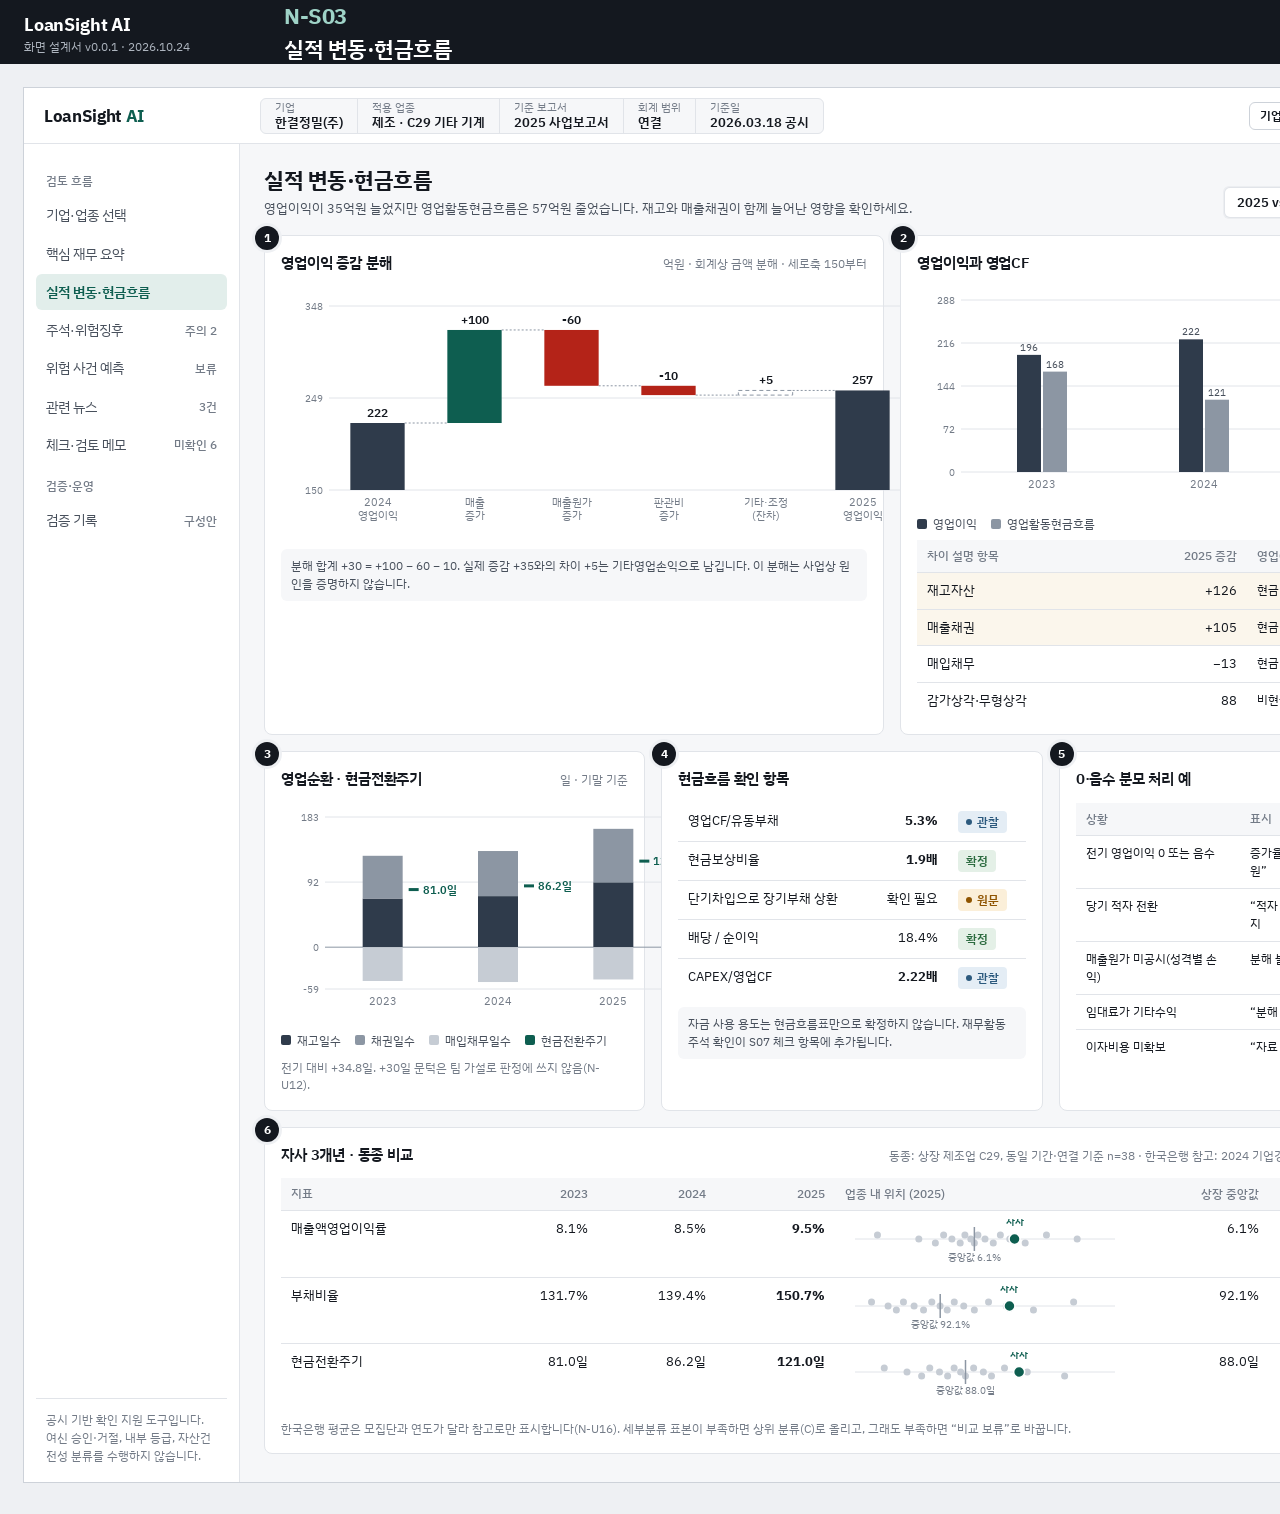
<file: 02-design/screen-design/html/s03.html>
<!doctype html>
<html lang="ko">
<head>
<meta charset="utf-8">
<meta name="viewport" content="width=1920">
<title>N-S03 실적 변동·현금흐름</title>
<link rel="stylesheet" href="sheet.css">
<script src="shell.js"></script>
<script src="charts.js"></script>
</head>
<body>
<div class="sheet">
  <header class="doc-head" data-id="N-S03" data-name="실적 변동·현금흐름" data-f="N-F06 · F07 · F08 · F32 · F33" data-r="N-R08 · R09 · R10 · R35" data-p="07 / 14"></header>
  <div class="sheet-body">
    <div class="app" data-active="S03">
      <main class="main">
        <div class="page-h">
          <div><h1>실적 변동·현금흐름</h1><p>영업이익이 35억원 늘었지만 영업활동현금흐름은 57억원 줄었습니다. 재고와 매출채권이 함께 늘어난 영향을 확인하세요.</p></div>
          <div class="acts"><span class="seg"><span class="on">2025 vs 2024</span><span>2024 vs 2023</span></span></div>
        </div>

        <div class="grid" style="grid-template-columns: 1.15fr 1fr">
          <div class="panel mk-wrap"><i class="mk">1</i>
            <div class="panel-h"><h2>영업이익 증감 분해</h2><span class="sub">억원 · 회계상 금액 분해 · 세로축 150부터</span></div>
            <div data-chart="waterfall" data-d='{"w":640,"h":250,"min":150,"steps":[{"name":"2024\n영업이익","v":222,"type":"total"},{"name":"매출\n증가","v":100},{"name":"매출원가\n증가","v":-60},{"name":"판관비\n증가","v":-10},{"name":"기타·조정\n(잔차)","v":5,"type":"resid"},{"name":"2025\n영업이익","v":257,"type":"total"}]}'></div>
            <div class="note" style="margin-top:8px">분해 합계 +30 = +100 − 60 − 10. 실제 증감 +35와의 차이 +5는 기타영업손익으로 남깁니다. 이 분해는 사업상 원인을 증명하지 않습니다.</div>
          </div>
          <div class="panel mk-wrap"><i class="mk">2</i>
            <div class="panel-h"><h2>영업이익과 영업CF</h2><span class="sub">억원 · 3개년</span></div>
            <div data-chart="bars" data-d='{"w":540,"h":220,"labels":true,"cats":["2023","2024","2025"],"series":[{"name":"영업이익","color":"#2F3B4B","values":[196,222,257]},{"name":"영업활동현금흐름","color":"#8C96A3","values":[168,121,64]}]}'></div>
            <table class="t" style="margin-top:8px">
              <thead><tr><th>차이 설명 항목</th><th class="n">2025 증감</th><th>영업CF 영향</th></tr></thead>
              <tbody>
                <tr class="hl"><td>재고자산</td><td class="n">+126</td><td class="small">현금 감소 방향</td></tr>
                <tr class="hl"><td>매출채권</td><td class="n">+105</td><td class="small">현금 감소 방향</td></tr>
                <tr><td>매입채무</td><td class="n">−13</td><td class="small">현금 감소 방향</td></tr>
                <tr><td>감가상각·무형상각</td><td class="n">88</td><td class="small">비현금 비용 가산</td></tr>
              </tbody>
            </table>
          </div>
        </div>

        <div class="grid" style="grid-template-columns: 1fr 1fr 1fr">
          <div class="panel mk-wrap"><i class="mk">3</i>
            <div class="panel-h"><h2>영업순환 · 현금전환주기</h2><span class="sub">일 · 기말 기준</span></div>
            <div data-chart="stack" data-d='{"w":400,"h":220,"cats":["2023","2024","2025"],"series":[{"name":"재고일수","sign":1,"color":"#2F3B4B","values":[68.4,71.8,91.2]},{"name":"채권일수","sign":1,"color":"#8C96A3","values":[60.1,63.4,75.2]},{"name":"매입채무일수","sign":-1,"color":"#C6CCD4","values":[47.5,49.0,45.4]}],"net":[81.0,86.2,121.0],"netName":"현금전환주기"}'></div>
            <p class="src">전기 대비 +34.8일. +30일 문턱은 팀 가설로 판정에 쓰지 않음(N-U12).</p>
          </div>
          <div class="panel mk-wrap"><i class="mk">4</i>
            <div class="panel-h"><h2>현금흐름 확인 항목</h2></div>
            <table class="t">
              <tbody>
                <tr><td>영업CF/유동부채</td><td class="n"><b>5.3%</b></td><td><span class="st watch">관찰</span></td></tr>
                <tr><td>현금보상비율</td><td class="n"><b>1.9배</b></td><td><span class="st ok plain">확정</span></td></tr>
                <tr><td>단기차입으로 장기부채 상환</td><td class="n">확인 필요</td><td><span class="st caut">원문</span></td></tr>
                <tr><td>배당 / 순이익</td><td class="n">18.4%</td><td><span class="st ok plain">확정</span></td></tr>
                <tr><td>CAPEX/영업CF</td><td class="n"><b>2.22배</b></td><td><span class="st watch">관찰</span></td></tr>
              </tbody>
            </table>
            <div class="note" style="margin-top:10px">자금 사용 용도는 현금흐름표만으로 확정하지 않습니다. 재무활동 주석 확인이 S07 체크 항목에 추가됩니다.</div>
          </div>
          <div class="panel mk-wrap"><i class="mk">5</i>
            <div class="panel-h"><h2>0·음수 분모 처리 예</h2></div>
            <table class="t">
              <thead><tr><th>상황</th><th>표시</th></tr></thead>
              <tbody>
                <tr><td class="small">전기 영업이익 0 또는 음수</td><td class="small">증가율 대신 “흑자 전환 +○억원”</td></tr>
                <tr><td class="small">당기 적자 전환</td><td class="small">“적자 전환 −○억원”과 상태 배지</td></tr>
                <tr><td class="small">매출원가 미공시(성격별 손익)</td><td class="small">분해 불가 사유 표시, 워터폴 숨김</td></tr>
                <tr><td class="small">임대료가 기타수익</td><td class="small">“분해 불완전” 태그</td></tr>
                <tr><td class="small">이자비용 미확보</td><td class="small">“자료 없음” 또는 근사 태그</td></tr>
              </tbody>
            </table>
          </div>
        </div>

        <div class="panel mk-wrap"><i class="mk">6</i>
          <div class="panel-h"><h2>자사 3개년 · 동종 비교</h2><span class="sub">동종: 상장 제조업 C29, 동일 기간·연결 기준 n=38 · 한국은행 참고: 2024 기업경영분석 C29 (외감·영리법인)</span></div>
          <table class="t">
            <thead><tr><th>지표</th><th class="n">2023</th><th class="n">2024</th><th class="n">2025</th><th style="width:300px">업종 내 위치 (2025)</th><th class="n">상장 중앙값</th><th class="n">한국은행 참고</th></tr></thead>
            <tbody>
              <tr><td>매출액영업이익률</td><td class="n">8.1%</td><td class="n">8.5%</td><td class="n"><b>9.5%</b></td><td><span data-chart="strip" data-d='{"w":280,"h":44,"min":-4,"max":18,"peers":[-2.1,1.4,2.8,3.5,4.2,4.9,5.3,5.8,6.1,6.4,7.0,7.7,8.3,9.1,10.4,12.2,14.8],"self":9.5,"median":6.1,"medianLabel":"6.1%"}'></span></td><td class="n">6.1%</td><td class="n muted">5.4%</td></tr>
              <tr><td>부채비율</td><td class="n">131.7%</td><td class="n">139.4%</td><td class="n"><b>150.7%</b></td><td><span data-chart="strip" data-d='{"w":280,"h":44,"min":20,"max":240,"peers":[34,48,55,61,70,78,85,92,98,104,112,121,133,148,171,205],"self":150.7,"median":92.1,"medianLabel":"92.1%"}'></span></td><td class="n">92.1%</td><td class="n muted">104.3%</td></tr>
              <tr><td>현금전환주기</td><td class="n">81.0일</td><td class="n">86.2일</td><td class="n"><b>121.0일</b></td><td><span data-chart="strip" data-d='{"w":280,"h":44,"min":20,"max":180,"peers":[38,52,61,66,72,77,81,85,88,93,99,104,112,126,149],"self":121.0,"median":88.0,"medianLabel":"88.0일"}'></span></td><td class="n">88.0일</td><td class="n muted">자료 없음</td></tr>
            </tbody>
          </table>
          <p class="src">한국은행 평균은 모집단과 연도가 달라 참고로만 표시합니다(N-U16). 세부분류 표본이 부족하면 상위 분류(C)로 올리고, 그래도 부족하면 “비교 보류”로 바꿉니다.</p>
        </div>
      </main>
    </div>

    <aside class="desc">
      <h2>화면 설명</h2>
      <p class="lead">영업이익 변동을 회계상 금액으로 분해하고, 이익과 현금흐름의 차이를 운전자본·상각과 함께 본다.</p>
      <ol>
        <li><span class="n">1</span><div><h3>영업이익 증감 분해 (워터폴)</h3><p>매출 증감 − 매출원가 증감 − 판관비 증감. 실제 OP 증감과의 차이는 점선 막대 “기타·조정”으로 남긴다. 사업상 인과관계로 표현하지 않는다.</p><div class="ids"><span class="id">N-F06</span><span class="id">N-R08</span></div></div></li>
        <li><span class="n">2</span><div><h3>영업이익 vs 영업CF</h3><p>3개년 묶음 막대와 차이 설명 항목(채권·재고·매입채무·상각). 영향이 큰 행은 배경 강조.</p><div class="ids"><span class="id">N-F07</span><span class="id">N-R09</span></div></div></li>
        <li><span class="n">3</span><div><h3>영업순환 · CCC</h3><p>재고·채권일수는 위, 매입채무일수는 아래로 쌓고 순합계(CCC)를 녹색 표식으로 둔다. 건설은 계약자산·계약부채 증감 행이 추가된다.</p><div class="ids"><span class="id">N-F33</span><span class="id">N-R35</span><span class="id u">N-U11</span></div></div></li>
        <li><span class="n">4</span><div><h3>현금흐름 확인 항목</h3><p>영업CF/유동부채·현금보상·단기차입의 장기부채 상환·과다 배당. 원문 확인이 필요한 항목은 S07 체크 목록으로 연결된다.</p><div class="ids"><span class="id">N-F07</span><span class="id">N-F32</span><span class="id">N-R36</span></div></div></li>
        <li><span class="n">5</span><div><h3>예외 표시 규칙</h3><p>0·음수 분모, 적자 전환, 원가 미공시, 기타수익 임대료, 이자비용 미확보 때 단순 증가율 대신 금액·상태로 보인다.</p><div class="ids"><span class="id">N-F07</span><span class="id u">N-U13</span></div></div></li>
        <li><span class="n">6</span><div><h3>3개년 · 동종 비교</h3><p>자사 3개년, 상장 동종 분포(점)와 중앙값(선), 한국은행 참고 평균을 나란히 둔다. 모집단 차이를 머리글에 적는다.</p><div class="ids"><span class="id">N-F08</span><span class="id">N-R10</span><span class="id u">N-U06</span><span class="id u">N-U16</span></div></div></li>
      </ol>
    </aside>
  </div>
</div>
</body>
</html>
</file>
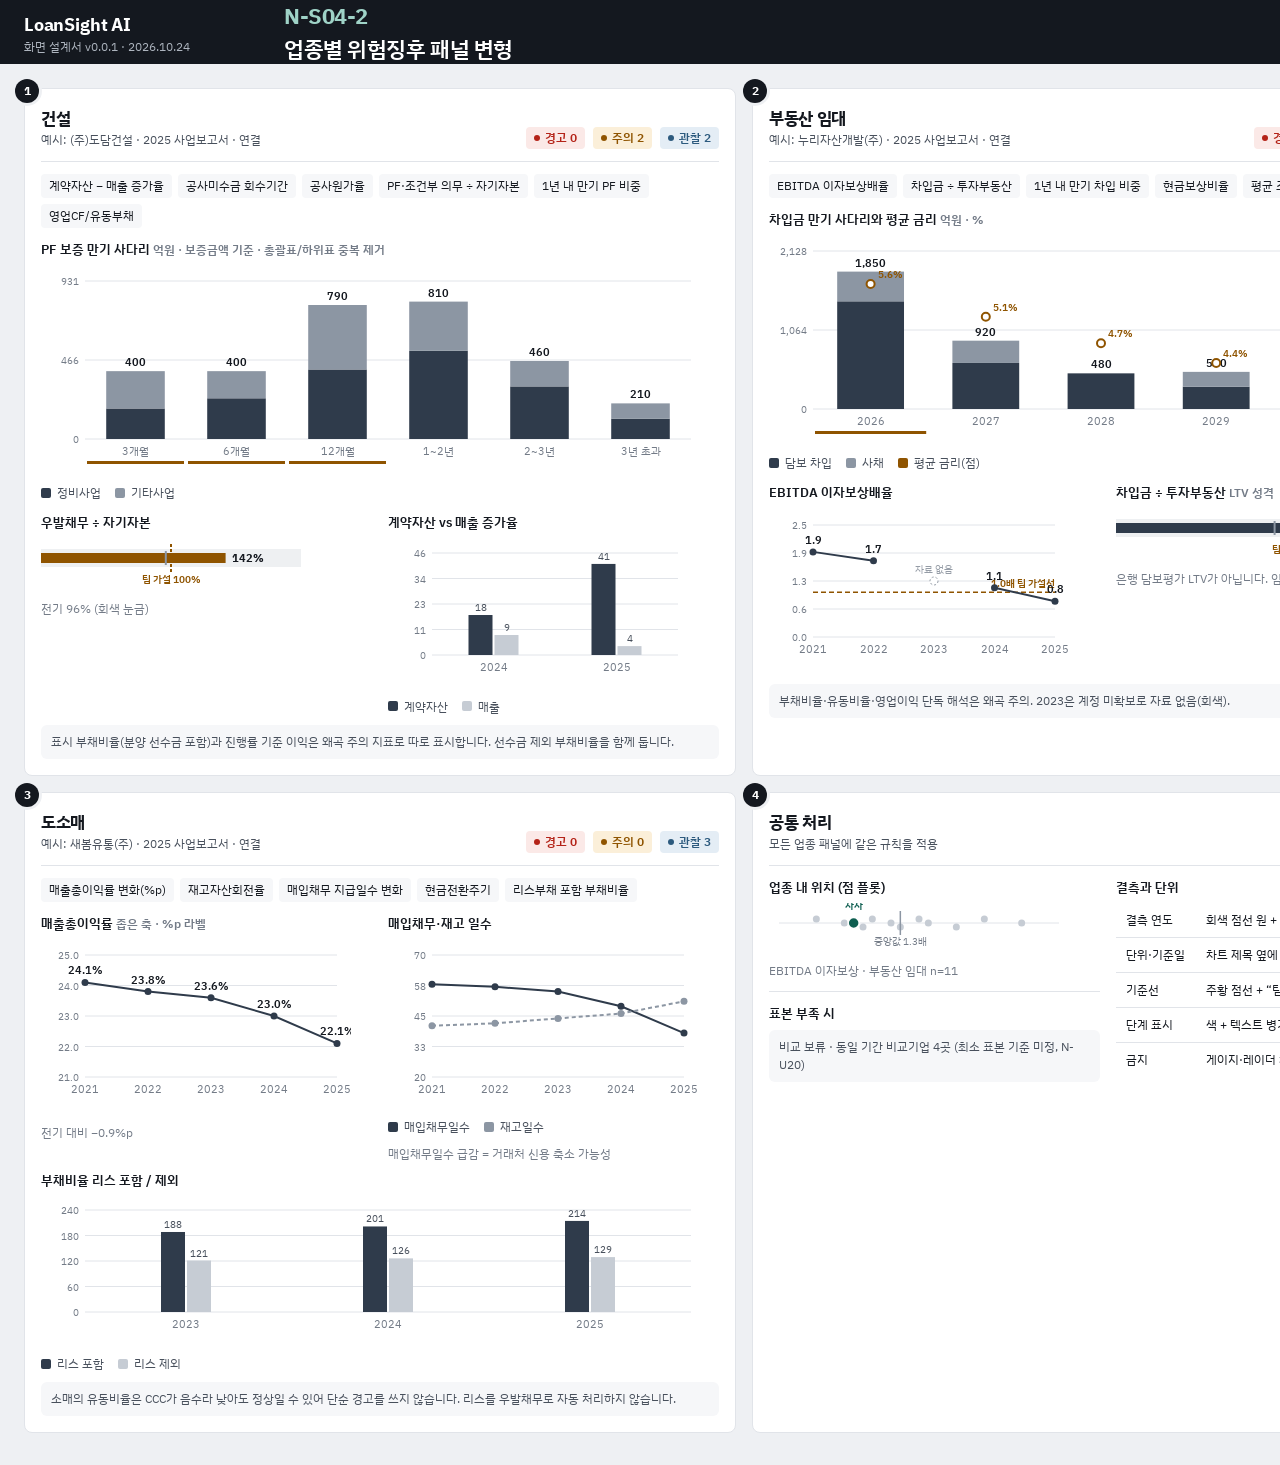
<file: 02-design/screen-design/html/s04-2.html>
<!doctype html>
<html lang="ko">
<head>
<meta charset="utf-8">
<meta name="viewport" content="width=1920">
<title>N-S04-2 업종별 위험징후 패널 변형</title>
<link rel="stylesheet" href="sheet.css">
<script src="shell.js"></script>
<script src="charts.js"></script>
<style>
  .ind { background: var(--surface); border: 1px solid var(--line); border-radius: 8px; padding: 16px; }
  .ind-h { display: flex; justify-content: space-between; align-items: flex-end; margin-bottom: 12px; padding-bottom: 12px; border-bottom: 1px solid var(--line); }
  .ind-h h2 { font-size: 17px; font-weight: 700; letter-spacing: -0.02em; }
  .ind-h p { font-size: 12px; color: var(--ink-2); }
  .ind h3 { font-size: 13px; font-weight: 600; margin-bottom: 6px; }
  .pri { display: flex; flex-wrap: wrap; gap: 6px; margin-bottom: 12px; }
  .pri span { font-size: 12px; background: var(--surface-2); padding: 3px 8px; border-radius: 4px; }
</style>
</head>
<body>
<div class="sheet">
  <header class="doc-head" data-id="N-S04-2" data-name="업종별 위험징후 패널 변형" data-f="N-F36 · F38 · F40" data-r="N-R38 · R40 · R42" data-p="09 / 14"></header>
  <div class="sheet-body">
    <div class="mk-wrap" style="display:grid;grid-template-columns:1fr 1fr;gap:16px;width:1440px">
      <section class="ind mk-wrap"><i class="mk">1</i>
        <div class="ind-h"><div><h2>건설</h2><p>예시: (주)도담건설 · 2025 사업보고서 · 연결</p></div><div class="row"><span class="st warn">경고 0</span><span class="st caut">주의 2</span><span class="st watch">관찰 2</span></div></div>
        <div class="pri"><span>계약자산 − 매출 증가율</span><span>공사미수금 회수기간</span><span>공사원가율</span><span>PF·조건부 의무 ÷ 자기자본</span><span>1년 내 만기 PF 비중</span><span>영업CF/유동부채</span></div>
        <h3>PF 보증 만기 사다리 <span class="muted small">억원 · 보증금액 기준 · 총괄표/하위표 중복 제거</span></h3>
        <div data-chart="ladder" data-d='{"w":660,"h":210,"cats":["3개월","6개월","12개월","1~2년","2~3년","3년 초과"],"hl":[0,1,2],"series":[{"name":"정비사업","color":"#2F3B4B","values":[180,240,410,520,310,120]},{"name":"기타사업","color":"#8C96A3","values":[220,160,380,290,150,90]}]}'></div>
        <div class="grid g2" style="margin-top:12px">
          <div><h3>우발채무 ÷ 자기자본</h3><div data-chart="bullet" data-d='{"w":300,"max":200,"value":142,"prev":96,"ref":100,"refLabel":"팀 가설 100%","valueLabel":"142%","color":"#8F5400"}'></div><p class="src">전기 96% (회색 눈금)</p></div>
          <div><h3>계약자산 vs 매출 증가율</h3><div data-chart="bars" data-d='{"w":300,"h":150,"dec":0,"labels":true,"cats":["2024","2025"],"series":[{"name":"계약자산","color":"#2F3B4B","values":[18,41]},{"name":"매출","color":"#C6CCD4","values":[9,4]}]}'></div></div>
        </div>
        <p class="note" style="margin-top:10px">표시 부채비율(분양 선수금 포함)과 진행률 기준 이익은 왜곡 주의 지표로 따로 표시합니다. 선수금 제외 부채비율을 함께 둡니다.</p>
      </section>

      <section class="ind mk-wrap"><i class="mk">2</i>
        <div class="ind-h"><div><h2>부동산 임대</h2><p>예시: 누리자산개발(주) · 2025 사업보고서 · 연결</p></div><div class="row"><span class="st warn">경고 0</span><span class="st caut">주의 2</span><span class="st watch">관찰 1</span></div></div>
        <div class="pri"><span>EBITDA 이자보상배율</span><span>차입금 ÷ 투자부동산</span><span>1년 내 만기 차입 비중</span><span>현금보상비율</span><span>평균 조달금리 변화</span></div>
        <h3>차입금 만기 사다리와 평균 금리 <span class="muted small">억원 · %</span></h3>
        <div data-chart="ladder" data-d='{"w":660,"h":210,"cats":["2026","2027","2028","2029","2030 이후"],"hl":[0],"rate":[5.6,5.1,4.7,4.4,4.2],"series":[{"name":"담보 차입","color":"#2F3B4B","values":[1450,620,480,300,520]},{"name":"사채","color":"#8C96A3","values":[400,300,0,200,0]}]}'></div>
        <div class="grid g2" style="margin-top:12px">
          <div><h3>EBITDA 이자보상배율</h3><div data-chart="line" data-d='{"w":300,"h":160,"min":0,"max":2.5,"cats":["2021","2022","2023","2024","2025"],"ref":{"v":1.0,"label":"1.0배 팀 가설선"},"series":[{"name":"EBITDA 이자보상","color":"#2F3B4B","values":[1.9,1.7,null,1.1,0.8],"labels":true}]}'></div></div>
          <div><h3>차입금 ÷ 투자부동산 <span class="muted small">LTV 성격</span></h3><div data-chart="bullet" data-d='{"w":300,"max":100,"value":68,"prev":61,"ref":70,"refLabel":"팀 가설 70%","valueLabel":"68%"}'></div><p class="src">은행 담보평가 LTV가 아닙니다. 임대보증금 별도 표시(N-U14).</p></div>
        </div>
        <p class="note" style="margin-top:10px">부채비율·유동비율·영업이익 단독 해석은 왜곡 주의. 2023은 계정 미확보로 자료 없음(회색).</p>
      </section>

      <section class="ind mk-wrap"><i class="mk">3</i>
        <div class="ind-h"><div><h2>도소매</h2><p>예시: 새봄유통(주) · 2025 사업보고서 · 연결</p></div><div class="row"><span class="st warn">경고 0</span><span class="st caut">주의 0</span><span class="st watch">관찰 3</span></div></div>
        <div class="pri"><span>매출총이익률 변화(%p)</span><span>재고자산회전율</span><span>매입채무 지급일수 변화</span><span>현금전환주기</span><span>리스부채 포함 부채비율</span></div>
        <div class="grid g2">
          <div><h3>매출총이익률 <span class="muted small">좁은 축 · %p 라벨</span></h3><div data-chart="line" data-d='{"w":310,"h":170,"min":21,"max":25,"unit":"%","cats":["2021","2022","2023","2024","2025"],"series":[{"name":"매출총이익률","color":"#2F3B4B","values":[24.1,23.8,23.6,23.0,22.1],"labels":true}]}'></div><p class="src">전기 대비 −0.9%p</p></div>
          <div><h3>매입채무·재고 일수</h3><div data-chart="line" data-d='{"w":310,"h":170,"min":20,"max":70,"dec":0,"cats":["2021","2022","2023","2024","2025"],"series":[{"name":"매입채무일수","color":"#2F3B4B","values":[58,57,55,49,38]},{"name":"재고일수","color":"#8C96A3","values":[41,42,44,46,51],"dash":"4 3"}]}'></div><p class="src">매입채무일수 급감 = 거래처 신용 축소 가능성</p></div>
        </div>
        <h3 style="margin-top:8px">부채비율 리스 포함 / 제외</h3>
        <div data-chart="bars" data-d='{"w":660,"h":150,"labels":true,"cats":["2023","2024","2025"],"series":[{"name":"리스 포함","color":"#2F3B4B","values":[188,201,214]},{"name":"리스 제외","color":"#C6CCD4","values":[121,126,129]}]}'></div>
        <p class="note" style="margin-top:10px">소매의 유동비율은 CCC가 음수라 낮아도 정상일 수 있어 단순 경고를 쓰지 않습니다. 리스를 우발채무로 자동 처리하지 않습니다.</p>
      </section>

      <section class="ind mk-wrap"><i class="mk">4</i>
        <div class="ind-h"><div><h2>공통 처리</h2><p>모든 업종 패널에 같은 규칙을 적용</p></div></div>
        <div class="grid g2" style="gap:16px">
          <div>
            <h3>업종 내 위치 (점 플롯)</h3>
            <div data-chart="strip" data-d='{"w":300,"h":44,"min":0,"max":3,"peers":[0.4,0.7,0.9,1.0,1.2,1.3,1.5,1.6,1.9,2.2,2.6],"self":0.8,"median":1.3,"medianLabel":"1.3배"}'></div>
            <p class="src">EBITDA 이자보상 · 부동산 임대 n=11</p>
            <div class="sep"></div>
            <h3>표본 부족 시</h3>
            <div class="note">비교 보류 · 동일 기간 비교기업 4곳 (최소 표본 기준 미정, N-U20)</div>
          </div>
          <div>
            <h3>결측과 단위</h3>
            <table class="t">
              <tbody>
                <tr><td class="small">결측 연도</td><td class="small">회색 점선 원 + “자료 없음”, 0으로 그리지 않음</td></tr>
                <tr><td class="small">단위·기준일</td><td class="small">차트 제목 옆에 억원/%·기준일·연결/별도</td></tr>
                <tr><td class="small">기준선</td><td class="small">주황 점선 + “팀 가설” 라벨. 승인 기준 아님</td></tr>
                <tr><td class="small">단계 표시</td><td class="small">색 + 텍스트 병기</td></tr>
                <tr><td class="small">금지</td><td class="small">게이지·레이더 차트</td></tr>
              </tbody>
            </table>
          </div>
        </div>
      </section>
    </div>

    <aside class="desc">
      <h2>화면 설명</h2>
      <p class="lead">N-S04 위험징후 패널은 적용 업종에 따라 우선 지표와 차트가 바뀐다. 이 페이지는 제조 외 3개 업종과 공통 규칙을 보인다. 기업명은 가상 예시다.</p>
      <ol>
        <li><span class="n">1</span><div><h3>건설</h3><p>PF 보증 만기 사다리(3·6·12개월, 1~2년, 2~3년, 3년 초과 · 정비/기타), 우발채무÷자기자본 불릿, 계약자산 vs 매출 증가율. 1년 이내 구간은 하단 주황 표식.</p><div class="ids"><span class="id">N-F38</span><span class="id">N-F40</span><span class="id u">N-U12</span></div></div></li>
        <li><span class="n">2</span><div><h3>부동산 임대</h3><p>차입 만기 사다리 + 평균 금리 점, EBITDA 이자보상 추세와 1.0배 팀 가설선, LTV 성격 불릿. 은행 담보평가 LTV로 표시하지 않는다.</p><div class="ids"><span class="id">N-F38</span><span class="id u">N-U14</span><span class="id u">N-U17</span></div></div></li>
        <li><span class="n">3</span><div><h3>도소매</h3><p>매출총이익률 좁은 축 라인(%p 라벨), 매입채무·재고 일수 추세, 리스 포함/제외 부채비율 나란히 막대.</p><div class="ids"><span class="id">N-F36</span><span class="id">N-F38</span></div></div></li>
        <li><span class="n">4</span><div><h3>공통 처리 규칙</h3><p>업종 내 위치 점 플롯과 비교 보류, 결측·단위·기준선·단계 표기, 게이지/레이더 금지.</p><div class="ids"><span class="id">N-F38</span><span class="id">N-R40</span><span class="id u">N-U20</span></div></div></li>
      </ol>
      <div class="block">
        <h4>업종별 주석 추가 추출 (N-F40)</h4>
        <ul>
          <li>제조: 재고 평가손실·연령분석·손상/개발비·공급자금융, II.3 가동률</li>
          <li>도소매: 리스 만기·공급자금융·주요 매입처·점포/출폐점</li>
          <li>건설: PF·책임준공·채무인수·자금보충·매입약정, 계약자산·II.7 분양률/미분양</li>
          <li>부동산 임대: 우발사항·차입 만기/금리·근저당·투자부동산 평가·임대율/공실</li>
        </ul>
      </div>
    </aside>
  </div>
</div>
</body>
</html>
</file>
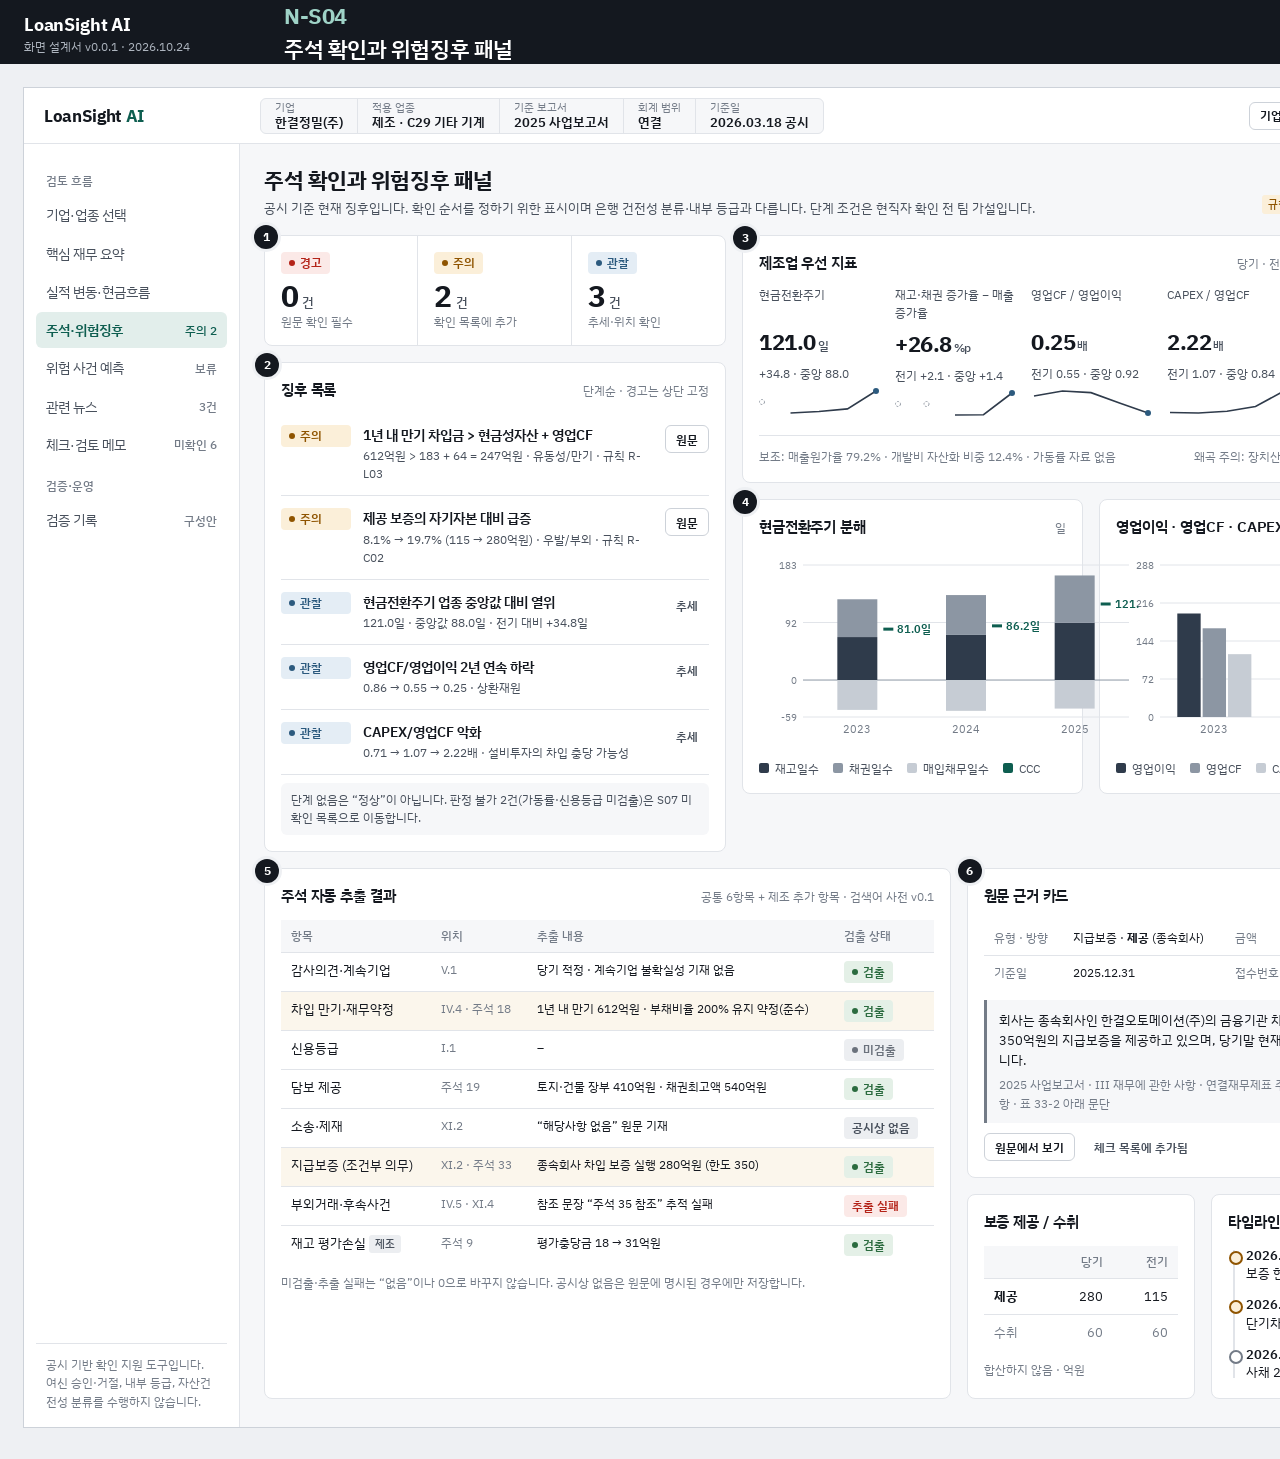
<file: 02-design/screen-design/html/s04.html>
<!doctype html>
<html lang="ko">
<head>
<meta charset="utf-8">
<meta name="viewport" content="width=1920">
<title>N-S04 주석 확인과 위험징후 패널</title>
<link rel="stylesheet" href="sheet.css">
<script src="shell.js"></script>
<script src="charts.js"></script>
<style>
  .stage-sum { display: grid; grid-template-columns: repeat(3, 1fr); gap: 0; border: 1px solid var(--line); border-radius: 8px; overflow: hidden; background: var(--surface); }
  .stage-sum > div { padding: 14px 16px; border-right: 1px solid var(--line); }
  .stage-sum > div:last-child { border-right: 0; }
  .stage-sum .c { font-size: 30px; font-weight: 700; letter-spacing: -0.02em; line-height: 1.1; margin-top: 6px; }
  .stage-sum .c small { font-size: 13px; font-weight: 500; color: var(--ink-2); margin-left: 4px; }
  .sig { display: grid; grid-template-columns: 70px 1fr auto; gap: 12px; align-items: start; padding: 12px 0; border-bottom: 1px solid var(--line); }
  .sig:last-child { border-bottom: 0; }
  .sig h3 { font-size: 13.5px; font-weight: 600; }
  .sig p { font-size: 12px; color: var(--ink-2); margin-top: 2px; }
  .tile { display: flex; flex-direction: column; gap: 6px; }
  .tile .nm { font-size: 12px; color: var(--ink-2); min-height: 34px; }
  .tile .v { font-size: 22px; font-weight: 700; letter-spacing: -0.02em; }
  .tile .v small { font-size: 12px; color: var(--ink-2); font-weight: 500; margin-left: 2px; }
  .tile .d { font-size: 11.5px; color: var(--ink-2); }
  .tl { position: relative; padding-left: 18px; display: flex; flex-direction: column; gap: 12px; }
  .tl::before { content: ''; position: absolute; left: 5px; top: 4px; bottom: 4px; width: 2px; background: var(--line); }
  .tl > div { position: relative; font-size: 12.5px; }
  .tl > div::before { content: ''; position: absolute; left: -17px; top: 5px; width: 10px; height: 10px; border-radius: 50%; background: var(--surface); border: 2px solid var(--ink-3); }
  .tl > div.c::before { border-color: var(--caut); background: var(--caut-bg); }
  .tl b { display: block; font-weight: 600; }
</style>
</head>
<body>
<div class="sheet">
  <header class="doc-head" data-id="N-S04" data-name="주석 확인과 위험징후 패널" data-f="N-F09~11 · F36~41" data-r="N-R11~14 · R38~43" data-p="08 / 14"></header>
  <div class="sheet-body">
    <div class="app" data-active="S04">
      <main class="main">
        <div class="page-h">
          <div><h1>주석 확인과 위험징후 패널</h1><p>공시 기준 현재 징후입니다. 확인 순서를 정하기 위한 표시이며 은행 건전성 분류·내부 등급과 다릅니다. 단계 조건은 현직자 확인 전 팀 가설입니다.</p></div>
          <div class="acts"><span class="tag hyp" style="align-self:center">규칙 v0.2 · 팀 가설</span><button class="btn sm">규칙 보기</button></div>
        </div>

        <div class="grid" style="grid-template-columns: 1fr 1.35fr">
          <div class="stack" style="gap:16px">
            <div class="mk-wrap"><i class="mk">1</i>
              <div class="stage-sum">
                <div><span class="st warn">경고</span><div class="c">0<small>건</small></div><p class="small muted">원문 확인 필수</p></div>
                <div><span class="st caut">주의</span><div class="c">2<small>건</small></div><p class="small muted">확인 목록에 추가</p></div>
                <div><span class="st watch">관찰</span><div class="c">3<small>건</small></div><p class="small muted">추세·위치 확인</p></div>
              </div>
            </div>
            <div class="panel mk-wrap"><i class="mk">2</i>
              <div class="panel-h"><h2>징후 목록</h2><span class="sub">단계순 · 경고는 상단 고정</span></div>
              <div class="sig"><span class="st caut">주의</span><div><h3>1년 내 만기 차입금 &gt; 현금성자산 + 영업CF</h3><p>612억원 &gt; 183 + 64 = 247억원 · 유동성/만기 · 규칙 R-L03</p></div><button class="btn sm">원문</button></div>
              <div class="sig"><span class="st caut">주의</span><div><h3>제공 보증의 자기자본 대비 급증</h3><p>8.1% → 19.7% (115 → 280억원) · 우발/부외 · 규칙 R-C02</p></div><button class="btn sm">원문</button></div>
              <div class="sig"><span class="st watch">관찰</span><div><h3>현금전환주기 업종 중앙값 대비 열위</h3><p>121.0일 · 중앙값 88.0일 · 전기 대비 +34.8일</p></div><button class="btn sm ghost">추세</button></div>
              <div class="sig"><span class="st watch">관찰</span><div><h3>영업CF/영업이익 2년 연속 하락</h3><p>0.86 → 0.55 → 0.25 · 상환재원</p></div><button class="btn sm ghost">추세</button></div>
              <div class="sig"><span class="st watch">관찰</span><div><h3>CAPEX/영업CF 악화</h3><p>0.71 → 1.07 → 2.22배 · 설비투자의 차입 충당 가능성</p></div><button class="btn sm ghost">추세</button></div>
              <div class="note" style="margin-top:8px">단계 없음은 “정상”이 아닙니다. 판정 불가 2건(가동률·신용등급 미검출)은 S07 미확인 목록으로 이동합니다.</div>
            </div>
          </div>

          <div class="stack" style="gap:16px">
            <div class="panel mk-wrap"><i class="mk">3</i>
              <div class="panel-h"><h2>제조업 우선 지표</h2><span class="sub">당기 · 전기 대비 · 업종 중앙값 · 5개년</span></div>
              <div class="grid g5">
                <div class="tile"><div class="nm">현금전환주기</div><div class="v">121.0<small>일</small></div><div class="d">+34.8 · 중앙 88.0</div><span data-chart="spark" data-d='{"values":[null,78.2,81.0,86.2,121.0],"w":120,"h":28,"color":"#2C5A7E"}'></span></div>
                <div class="tile"><div class="nm">재고·채권 증가율 − 매출증가율</div><div class="v">+26.8<small>%p</small></div><div class="d">전기 +2.1 · 중앙 +1.4</div><span data-chart="spark" data-d='{"values":[null,null,1.8,2.1,26.8],"w":120,"h":28,"color":"#2C5A7E"}'></span></div>
                <div class="tile"><div class="nm">영업CF / 영업이익</div><div class="v">0.25<small>배</small></div><div class="d">전기 0.55 · 중앙 0.92</div><span data-chart="spark" data-d='{"values":[0.76,0.91,0.86,0.55,0.25],"w":120,"h":28,"color":"#2C5A7E"}'></span></div>
                <div class="tile"><div class="nm">CAPEX / 영업CF</div><div class="v">2.22<small>배</small></div><div class="d">전기 1.07 · 중앙 0.84</div><span data-chart="spark" data-d='{"values":[0.62,0.58,0.71,1.07,2.22],"w":120,"h":28,"color":"#2C5A7E"}'></span></div>
                <div class="tile"><div class="nm">이자보상비율 <span class="tag apx">근사</span></div><div class="v">3.5<small>배</small></div><div class="d">전기 4.4 · 중앙 5.2</div><span data-chart="spark" data-d='{"values":[5.1,4.6,4.8,4.4,3.5],"w":120,"h":28}'></span></div>
              </div>
              <div class="sep"></div>
              <div class="between small"><span class="muted">보조: 매출원가율 79.2% · 개발비 자산화 비중 12.4% · 가동률 자료 없음</span><span class="muted">왜곡 주의: 장치산업 영업이익 → EBITDA 병행</span></div>
            </div>

            <div class="grid g2">
              <div class="panel mk-wrap"><i class="mk">4</i>
                <div class="panel-h"><h2>현금전환주기 분해</h2><span class="sub">일</span></div>
                <div data-chart="stack" data-d='{"w":380,"h":200,"cats":["2023","2024","2025"],"series":[{"name":"재고일수","sign":1,"color":"#2F3B4B","values":[68.4,71.8,91.2]},{"name":"채권일수","sign":1,"color":"#8C96A3","values":[60.1,63.4,75.2]},{"name":"매입채무일수","sign":-1,"color":"#C6CCD4","values":[47.5,49.0,45.4]}],"net":[81.0,86.2,121.0],"netName":"CCC"}'></div>
              </div>
              <div class="panel">
                <div class="panel-h"><h2>영업이익 · 영업CF · CAPEX</h2><span class="sub">억원</span></div>
                <div data-chart="bars" data-d='{"w":380,"h":200,"cats":["2023","2024","2025"],"series":[{"name":"영업이익","color":"#2F3B4B","values":[196,222,257]},{"name":"영업CF","color":"#8C96A3","values":[168,121,64]},{"name":"CAPEX","color":"#C6CCD4","values":[119,129,142]}]}'></div>
              </div>
            </div>
          </div>
        </div>

        <div class="grid" style="grid-template-columns: 1.45fr 1fr">
          <div class="panel mk-wrap"><i class="mk">5</i>
            <div class="panel-h"><h2>주석 자동 추출 결과</h2><span class="sub">공통 6항목 + 제조 추가 항목 · 검색어 사전 v0.1</span></div>
            <table class="t">
              <thead><tr><th>항목</th><th>위치</th><th>추출 내용</th><th>검출 상태</th></tr></thead>
              <tbody>
                <tr><td>감사의견·계속기업</td><td class="small muted">V.1</td><td class="small">당기 적정 · 계속기업 불확실성 기재 없음</td><td><span class="st ok">검출</span></td></tr>
                <tr class="hl"><td>차입 만기·재무약정</td><td class="small muted">IV.4 · 주석 18</td><td class="small">1년 내 만기 612억원 · 부채비율 200% 유지 약정(준수)</td><td><span class="st ok">검출</span></td></tr>
                <tr><td>신용등급</td><td class="small muted">I.1</td><td class="small">–</td><td><span class="st none">미검출</span></td></tr>
                <tr><td>담보 제공</td><td class="small muted">주석 19</td><td class="small">토지·건물 장부 410억원 · 채권최고액 540억원</td><td><span class="st ok">검출</span></td></tr>
                <tr><td>소송·제재</td><td class="small muted">XI.2</td><td class="small">“해당사항 없음” 원문 기재</td><td><span class="st plain" style="background:var(--surface-3);color:var(--ink-2)">공시상 없음</span></td></tr>
                <tr class="hl"><td>지급보증 (조건부 의무)</td><td class="small muted">XI.2 · 주석 33</td><td class="small">종속회사 차입 보증 실행 280억원 (한도 350)</td><td><span class="st ok">검출</span></td></tr>
                <tr><td>부외거래·후속사건</td><td class="small muted">IV.5 · XI.4</td><td class="small">참조 문장 “주석 35 참조” 추적 실패</td><td><span class="st warn plain">추출 실패</span></td></tr>
                <tr><td>재고 평가손실 <span class="tag">제조</span></td><td class="small muted">주석 9</td><td class="small">평가충당금 18 → 31억원</td><td><span class="st ok">검출</span></td></tr>
              </tbody>
            </table>
            <p class="src">미검출·추출 실패는 “없음”이나 0으로 바꾸지 않습니다. 공시상 없음은 원문에 명시된 경우에만 저장합니다.</p>
          </div>

          <div class="stack" style="gap:16px">
            <div class="panel mk-wrap"><i class="mk">6</i>
              <div class="panel-h"><h2>원문 근거 카드</h2><span class="st caut">주의 근거</span></div>
              <table class="t" style="margin-bottom:10px">
                <tbody>
                  <tr><td class="muted small">유형 · 방향</td><td class="small">지급보증 · <b>제공</b> (종속회사)</td><td class="muted small">금액</td><td class="small"><b>280억원</b> / 한도 350</td></tr>
                  <tr><td class="muted small">기준일</td><td class="small">2025.12.31</td><td class="muted small">접수번호</td><td class="small">20260318000412</td></tr>
                </tbody>
              </table>
              <div class="quote">회사는 종속회사인 한결오토메이션(주)의 금융기관 차입금과 관련하여 한도 350억원의 지급보증을 제공하고 있으며, 당기말 현재 실행잔액은 280억원입니다.<span class="loc">2025 사업보고서 · III 재무에 관한 사항 · 연결재무제표 주석 33 우발부채와 약정사항 · 표 33-2 아래 문단</span></div>
              <div class="row" style="margin-top:10px"><button class="btn sm">원문에서 보기</button><button class="btn sm ghost">체크 목록에 추가됨</button></div>
            </div>
            <div class="grid g2">
              <div class="panel">
                <div class="panel-h"><h2>보증 제공 / 수취</h2></div>
                <table class="t">
                  <thead><tr><th></th><th class="n">당기</th><th class="n">전기</th></tr></thead>
                  <tbody>
                    <tr><td><b>제공</b></td><td class="n">280</td><td class="n">115</td></tr>
                    <tr><td class="muted">수취</td><td class="n muted">60</td><td class="n muted">60</td></tr>
                  </tbody>
                </table>
                <p class="src">합산하지 않음 · 억원</p>
              </div>
              <div class="panel">
                <div class="panel-h"><h2>타임라인</h2></div>
                <div class="tl">
                  <div class="c"><b>2026.03</b>보증 한도 350억 갱신</div>
                  <div class="c"><b>2026.06</b>단기차입 300억 만기</div>
                  <div><b>2026.11</b>사채 200억 만기</div>
                </div>
              </div>
            </div>
          </div>
        </div>
      </main>
    </div>

    <aside class="desc">
      <h2>화면 설명</h2>
      <p class="lead">주석 확인 단계에 업종별 위험징후 패널을 둔다. 별도 화면 ID 없이 N-S04의 하위 영역이다. 업종별 차트 변형은 다음 페이지(N-S04-2).</p>
      <ol>
        <li><span class="n">1</span><div><h3>징후 요약</h3><p>경고·주의·관찰 건수를 색과 텍스트로 함께 표시한다. 게이지·레이더는 쓰지 않는다.</p><div class="ids"><span class="id">N-F37</span><span class="id">N-F38</span><span class="id">N-R39</span></div></div></li>
        <li><span class="n">2</span><div><h3>징후 목록</h3><p>경고는 최상단 고정·원문 확인 필수, 주의는 확인 목록에 추가, 관찰은 추세·위치로 연결. 각 행에 수치·판단 축·규칙 ID를 남긴다.</p><div class="ids"><span class="id">N-F21</span><span class="id">N-F37</span><span class="id u">N-U17</span></div></div></li>
        <li><span class="n">3</span><div><h3>업종 우선 지표 타일</h3><p>당기 값, 전기 대비, 업종 중앙값, 5개년 스파크라인. 결측 연도는 회색 점선 원. 보조·왜곡 주의 지표를 아래 줄에 적는다.</p><div class="ids"><span class="id">N-F36</span><span class="id">N-R38</span><span class="id u">N-U12</span></div></div></li>
        <li><span class="n">4</span><div><h3>업종 맞춤 차트</h3><p>제조: CCC 분해 누적 막대, 영업이익·영업CF·CAPEX 막대. 차트 하나에 질문 하나.</p><div class="ids"><span class="id">N-F38</span><span class="id">N-R40</span><span class="id u">N-U20</span></div></div></li>
        <li><span class="n">5</span><div><h3>주석 자동 추출 결과</h3><p>공통 6항목과 업종 추가 항목. 검출 상태는 검출 / 공시상 없음 / 미검출 / 추출 실패 4개. 다른 장 참조는 참조 위치에서 재추출한다.</p><div class="ids"><span class="id">N-F09</span><span class="id">N-F39</span><span class="id">N-F40</span><span class="id">N-F41</span><span class="id u">N-U18</span></div></div></li>
        <li><span class="n">6</span><div><h3>원문 근거 카드</h3><p>유형·방향·금액·한도/잔액·기준일·접수번호·목차 위치와 원문 문장. 제공/수취는 분리하고 합산하지 않는다. 소송·보증·차입 만기 타임라인을 둔다.</p><div class="ids"><span class="id">N-F10</span><span class="id">N-F11</span><span class="id">N-R12</span></div></div></li>
      </ol>
      <div class="block">
        <h4>AI 요약 (패널 하단, 스크롤 영역)</h4>
        <p>확인된 사실 / 원문 근거 / 해석과 한계 / 담당자 추가 확인 네 구역으로 쓴다. 숫자는 코드 계산값만 인용하고 소송 결과·손실을 단정하지 않는다.</p>
      </div>
    </aside>
  </div>
</div>
</body>
</html>
</file>
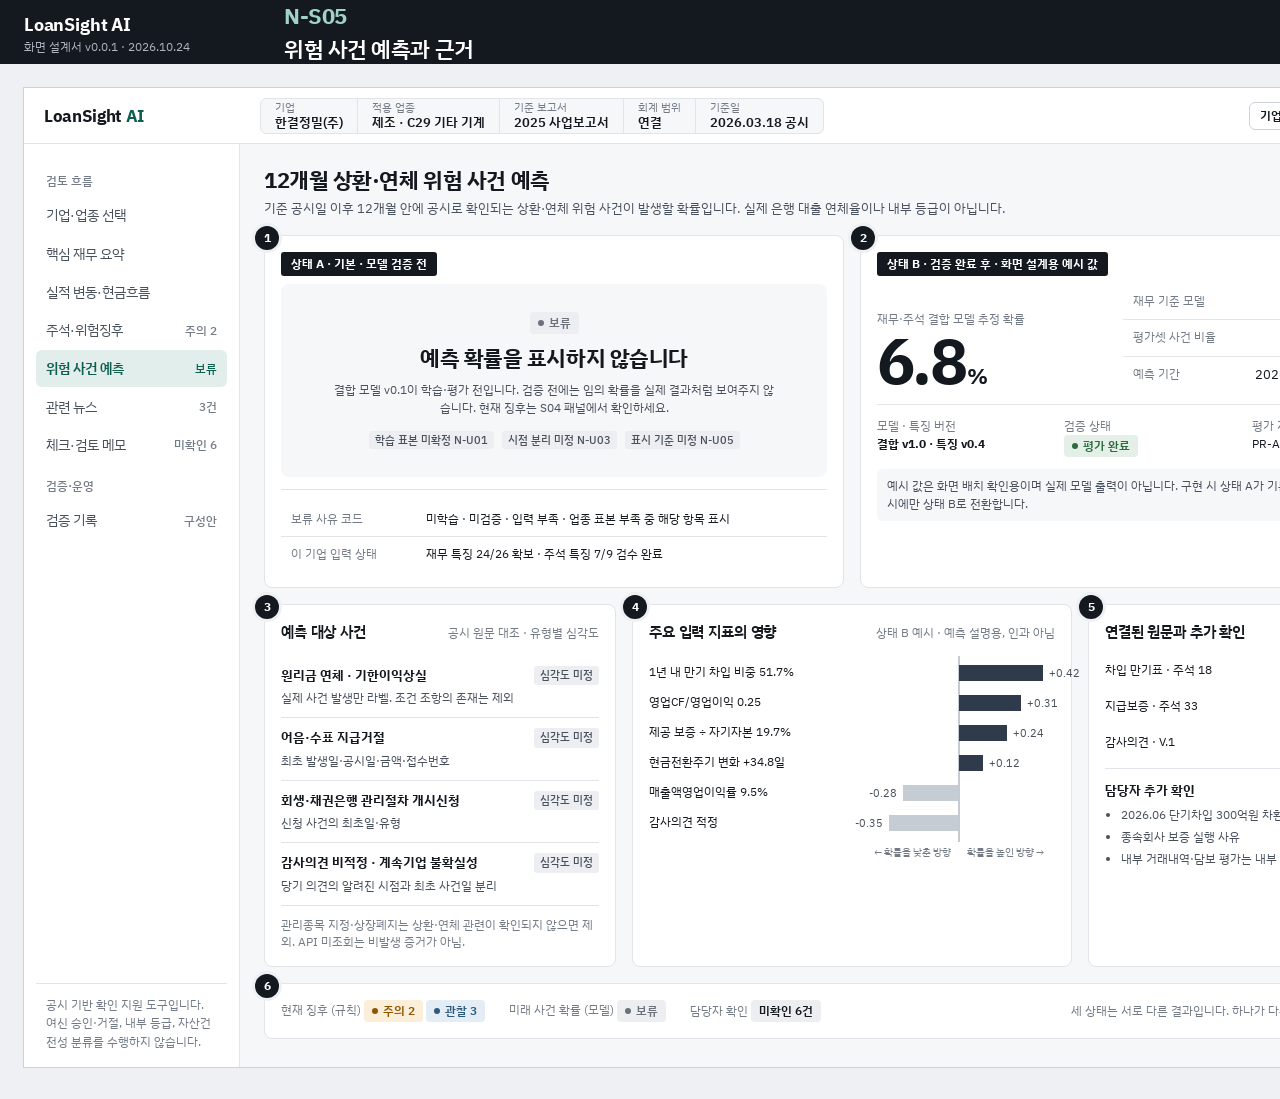
<file: 02-design/screen-design/html/s05.html>
<!doctype html>
<html lang="ko">
<head>
<meta charset="utf-8">
<meta name="viewport" content="width=1920">
<title>N-S05 위험 사건 예측과 근거</title>
<link rel="stylesheet" href="sheet.css">
<script src="shell.js"></script>
<script src="charts.js"></script>
<style>
  .prob { font-size: 64px; font-weight: 700; letter-spacing: -0.04em; line-height: 1; }
  .prob small { font-size: 22px; font-weight: 600; margin-left: 2px; }
  .hold { display: grid; place-items: center; text-align: center; padding: 28px 16px; background: var(--surface-2); border-radius: 8px; }
  .hold .big { font-size: 22px; font-weight: 700; letter-spacing: -0.02em; margin: 8px 0 6px; }
  .evt { display: grid; grid-template-columns: 1fr auto; gap: 4px 8px; padding: 10px 0; border-bottom: 1px solid var(--line); font-size: 13px; }
  .evt:last-child { border-bottom: 0; }
  .evt p { grid-column: 1 / -1; font-size: 12px; color: var(--ink-2); }
</style>
</head>
<body>
<div class="sheet">
  <header class="doc-head" data-id="N-S05" data-name="위험 사건 예측과 근거" data-f="N-F13~16 · F18 · F20 · F24" data-r="N-R16~23 · R27" data-p="10 / 14"></header>
  <div class="sheet-body">
    <div class="app" data-active="S05">
      <main class="main">
        <div class="page-h">
          <div><h1>12개월 상환·연체 위험 사건 예측</h1><p>기준 공시일 이후 12개월 안에 공시로 확인되는 상환·연체 위험 사건이 발생할 확률입니다. 실제 은행 대출 연체율이나 내부 등급이 아닙니다.</p></div>
          <div class="acts"><button class="btn sm">모델 카드</button></div>
        </div>

        <div class="grid" style="grid-template-columns: 1fr 1fr">
          <div class="panel mk-wrap"><i class="mk">1</i>
            <span class="variant">상태 A · 기본 · 모델 검증 전</span>
            <div class="hold">
              <span class="st none">보류</span>
              <div class="big">예측 확률을 표시하지 않습니다</div>
              <p class="small" style="color:var(--ink-2);max-width:440px">결합 모델 v0.1이 학습·평가 전입니다. 검증 전에는 임의 확률을 실제 결과처럼 보여주지 않습니다. 현재 징후는 S04 패널에서 확인하세요.</p>
              <div class="row" style="margin-top:14px;flex-wrap:wrap;justify-content:center">
                <span class="tag">학습 표본 미확정 N-U01</span><span class="tag">시점 분리 미정 N-U03</span><span class="tag">표시 기준 미정 N-U05</span>
              </div>
            </div>
            <div class="sep"></div>
            <table class="t">
              <tbody>
                <tr><td class="muted small">보류 사유 코드</td><td class="small">미학습 · 미검증 · 입력 부족 · 업종 표본 부족 중 해당 항목 표시</td></tr>
                <tr><td class="muted small">이 기업 입력 상태</td><td class="small">재무 특징 24/26 확보 · 주석 특징 7/9 검수 완료</td></tr>
              </tbody>
            </table>
          </div>

          <div class="panel mk-wrap"><i class="mk">2</i>
            <span class="variant">상태 B · 검증 완료 후 · 화면 설계용 예시 값</span>
            <div class="between" style="align-items:flex-end">
              <div>
                <div class="small muted">재무·주석 결합 모델 추정 확률</div>
                <div class="prob">6.8<small>%</small></div>
              </div>
              <table class="t" style="width:300px">
                <tbody>
                  <tr><td class="muted small">재무 기준 모델</td><td class="n">4.9%</td></tr>
                  <tr><td class="muted small">평가셋 사건 비율</td><td class="n">3.1%</td></tr>
                  <tr><td class="muted small">예측 기간</td><td class="n">2026.03.18 – 2027.03.17</td></tr>
                </tbody>
              </table>
            </div>
            <div class="sep"></div>
            <div class="grid g3 small">
              <div><span class="muted">모델 · 특징 버전</span><br><b>결합 v1.0 · 특징 v0.4</b></div>
              <div><span class="muted">검증 상태</span><br><span class="st ok">평가 완료</span></div>
              <div><span class="muted">평가 지표</span><br>PR-AUC · Brier · 보정 곡선 <a class="small">S08</a></div>
            </div>
            <p class="note" style="margin-top:12px">예시 값은 화면 배치 확인용이며 실제 모델 출력이 아닙니다. 구현 시 상태 A가 기본이며 검증 완료 조건 충족 시에만 상태 B로 전환합니다.</p>
          </div>
        </div>

        <div class="grid" style="grid-template-columns: 1fr 1.25fr 1fr">
          <div class="panel mk-wrap"><i class="mk">3</i>
            <div class="panel-h"><h2>예측 대상 사건</h2><span class="sub">공시 원문 대조 · 유형별 심각도</span></div>
            <div class="evt"><b>원리금 연체 · 기한이익상실</b><span class="tag">심각도 미정</span><p>실제 사건 발생만 라벨. 조건 조항의 존재는 제외</p></div>
            <div class="evt"><b>어음·수표 지급거절</b><span class="tag">심각도 미정</span><p>최초 발생일·공시일·금액·접수번호</p></div>
            <div class="evt"><b>회생·채권은행 관리절차 개시신청</b><span class="tag">심각도 미정</span><p>신청 사건의 최초일·유형</p></div>
            <div class="evt"><b>감사의견 비적정 · 계속기업 불확실성</b><span class="tag">심각도 미정</span><p>당기 의견의 알려진 시점과 최초 사건일 분리</p></div>
            <p class="src">관리종목 지정·상장폐지는 상환·연체 관련이 확인되지 않으면 제외. API 미조회는 비발생 증거가 아님.</p>
          </div>

          <div class="panel mk-wrap"><i class="mk">4</i>
            <div class="panel-h"><h2>주요 입력 지표의 영향</h2><span class="sub">상태 B 예시 · 예측 설명용, 인과 아님</span></div>
            <div data-chart="diverge" data-d='{"w":430,"l":190,"items":[{"name":"1년 내 만기 차입 비중 51.7%","v":0.42},{"name":"영업CF/영업이익 0.25","v":0.31},{"name":"제공 보증 ÷ 자기자본 19.7%","v":0.24},{"name":"현금전환주기 변화 +34.8일","v":0.12},{"name":"매출액영업이익률 9.5%","v":-0.28},{"name":"감사의견 적정","v":-0.35}]}'></div>
          </div>

          <div class="panel mk-wrap"><i class="mk">5</i>
            <div class="panel-h"><h2>연결된 원문과 추가 확인</h2></div>
            <div class="stack small">
              <div class="between"><span>차입 만기표 · 주석 18</span><button class="btn sm ghost">원문</button></div>
              <div class="between"><span>지급보증 · 주석 33</span><button class="btn sm ghost">원문</button></div>
              <div class="between"><span>감사의견 · V.1</span><button class="btn sm ghost">원문</button></div>
            </div>
            <div class="sep"></div>
            <h3 style="font-size:13px;margin-bottom:6px">담당자 추가 확인</h3>
            <ul class="small" style="padding-left:16px;color:var(--ink-2);display:flex;flex-direction:column;gap:4px">
              <li>2026.06 단기차입 300억원 차환 계획</li>
              <li>종속회사 보증 실행 사유</li>
              <li>내부 거래내역·담보 평가는 내부 자료로 확인</li>
            </ul>
          </div>
        </div>

        <div class="panel mk-wrap"><i class="mk">6</i>
          <div class="between">
            <div class="row" style="gap:24px">
              <div class="small"><span class="muted">현재 징후 (규칙)</span> <span class="st caut">주의 2</span> <span class="st watch">관찰 3</span></div>
              <div class="small"><span class="muted">미래 사건 확률 (모델)</span> <span class="st none">보류</span></div>
              <div class="small"><span class="muted">담당자 확인</span> <span class="st plain" style="background:var(--surface-3)">미확인 6건</span></div>
            </div>
            <span class="small muted">세 상태는 서로 다른 결과입니다. 하나가 다른 하나를 대신하지 않습니다.</span>
          </div>
        </div>
      </main>
    </div>

    <aside class="desc">
      <h2>화면 설명</h2>
      <p class="lead">재무·주석 결합 모델의 12개월 위험 사건 확률과 근거를 보인다. 학습·검증 전에는 확률을 표시하지 않는 보류 상태가 기본이다.</p>
      <ol>
        <li><span class="n">1</span><div><h3>상태 A · 보류 (기본)</h3><p>미학습·미검증·입력 부족 시 확률 대신 보류 사유와 미정 항목을 보인다. 이 기업의 특징 확보 현황을 함께 표시한다.</p><div class="ids"><span class="id">N-F20</span><span class="id">N-R23</span><span class="id u">N-U05</span></div></div></li>
        <li><span class="n">2</span><div><h3>상태 B · 검증 완료</h3><p>결합 모델 확률을 크게, 재무 기준 모델과 평가셋 사건 비율을 참고로 둔다. 예측 기간·기준일·모델/특징 버전·검증 상태를 같은 영역에 표시한다.</p><div class="ids"><span class="id">N-F18</span><span class="id">N-F20</span><span class="id">N-R16</span><span class="id">N-R22</span></div></div></li>
        <li><span class="n">3</span><div><h3>예측 대상 사건 정의</h3><p>라벨 4유형과 제외 기준을 화면에 고정 노출해 확률의 의미를 오해하지 않게 한다.</p><div class="ids"><span class="id">N-F13</span><span class="id">N-F14</span><span class="id">N-R17</span><span class="id u">N-U01</span></div></div></li>
        <li><span class="n">4</span><div><h3>입력 지표 영향</h3><p>확률을 높이거나 낮춘 방향을 막대로 보인다. 설명용이며 상환·연체의 인과로 해석하지 않는다. 뉴스·LLM 출력은 입력이 아니다.</p><div class="ids"><span class="id">N-F15</span><span class="id">N-F16</span><span class="id">N-R19</span></div></div></li>
        <li><span class="n">5</span><div><h3>원문 연결·추가 확인</h3><p>입력에 쓰인 주석 원문으로 이동하고, 공시로 확인되지 않는 사항은 담당자 확인으로 남긴다.</p><div class="ids"><span class="id">N-F20</span><span class="id">N-F24</span></div></div></li>
        <li><span class="n">6</span><div><h3>세 상태 구분 바</h3><p>현재 징후(규칙), 미래 사건 확률(모델), 담당자 확인 완료는 별개 상태임을 화면 하단에 상시 표시한다.</p><div class="ids"><span class="id">N-F24</span><span class="id">N-R27</span></div></div></li>
      </ol>
    </aside>
  </div>
</div>
</body>
</html>
</file>
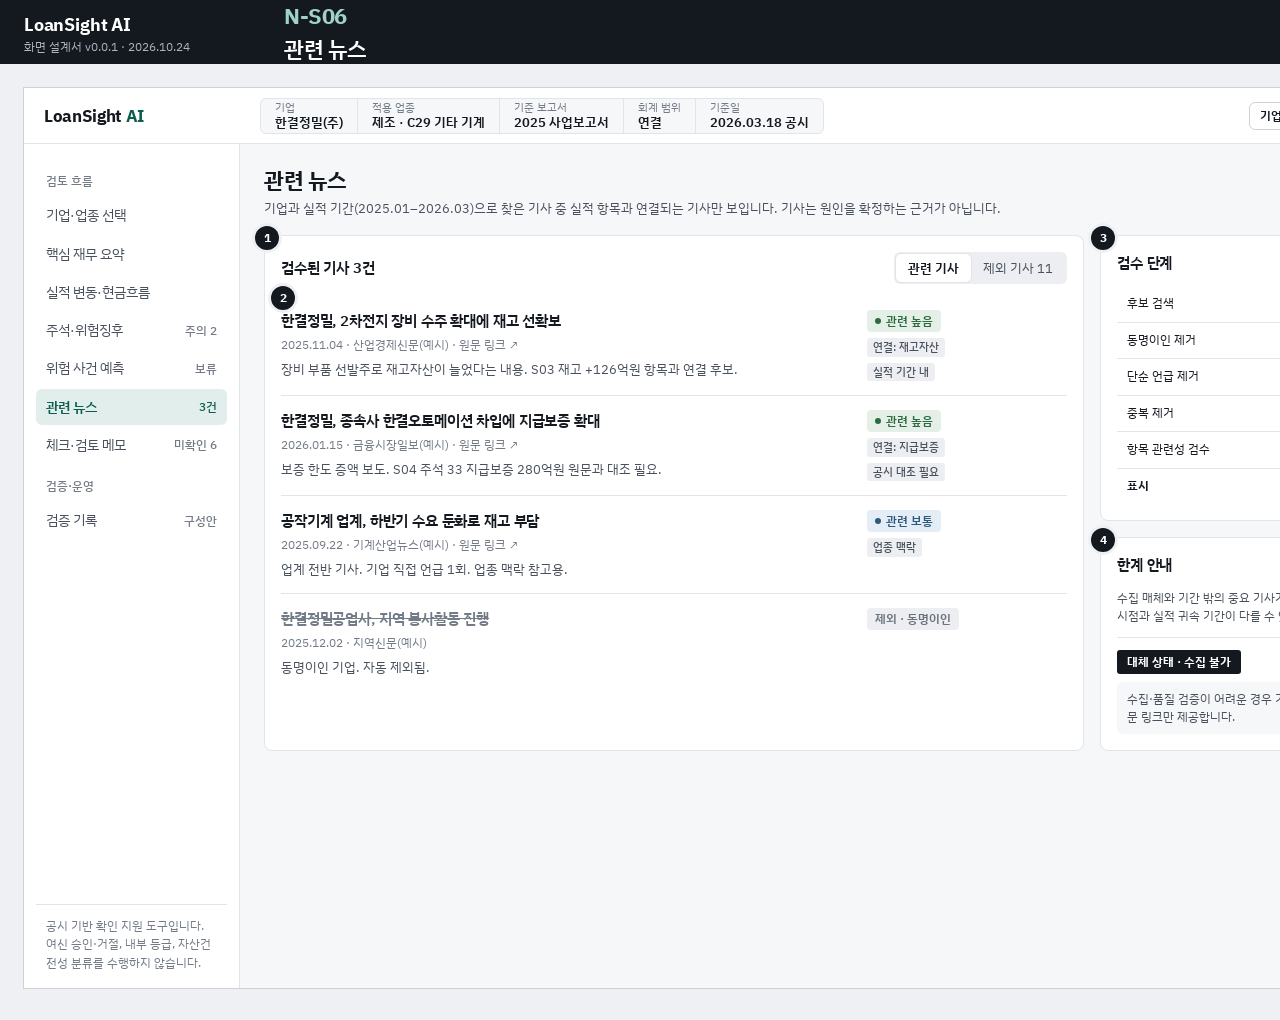
<file: 02-design/screen-design/html/s06.html>
<!doctype html>
<html lang="ko">
<head>
<meta charset="utf-8">
<meta name="viewport" content="width=1920">
<title>N-S06 관련 뉴스</title>
<link rel="stylesheet" href="sheet.css">
<script src="shell.js"></script>
<script src="charts.js"></script>
<style>
  .art { display: grid; grid-template-columns: 1fr 200px; gap: 16px; padding: 14px 0; border-bottom: 1px solid var(--line); }
  .art:last-child { border-bottom: 0; }
  .art h3 { font-size: 15px; font-weight: 600; letter-spacing: -0.01em; }
  .art .m { font-size: 12px; color: var(--ink-3); margin: 3px 0 6px; }
  .art p { font-size: 13px; color: var(--ink-2); }
  .art .side { display: flex; flex-direction: column; gap: 6px; align-items: flex-start; }
  .art.out h3 { color: var(--ink-3); text-decoration: line-through; }
</style>
</head>
<body>
<div class="sheet">
  <header class="doc-head" data-id="N-S06" data-name="관련 뉴스" data-f="N-F12" data-r="N-R15" data-p="11 / 14"></header>
  <div class="sheet-body">
    <div class="app" data-active="S06">
      <main class="main">
        <div class="page-h">
          <div><h1>관련 뉴스</h1><p>기업과 실적 기간(2025.01–2026.03)으로 찾은 기사 중 실적 항목과 연결되는 기사만 보입니다. 기사는 원인을 확정하는 근거가 아닙니다.</p></div>
          <div class="acts"><span class="tag" style="align-self:center">보완 기능</span></div>
        </div>

        <div class="grid" style="grid-template-columns: 1fr 340px">
          <div class="panel mk-wrap"><i class="mk">1</i>
            <div class="panel-h"><h2>검수된 기사 3건</h2><span class="seg"><span class="on">관련 기사</span><span>제외 기사 11</span></span></div>
            <div class="art mk-wrap"><i class="mk">2</i>
              <div><h3>한결정밀, 2차전지 장비 수주 확대에 재고 선확보</h3><div class="m">2025.11.04 · 산업경제신문(예시) · 원문 링크 ↗</div><p>장비 부품 선발주로 재고자산이 늘었다는 내용. S03 재고 +126억원 항목과 연결 후보.</p></div>
              <div class="side"><span class="st ok">관련 높음</span><span class="tag">연결: 재고자산</span><span class="tag">실적 기간 내</span></div>
            </div>
            <div class="art">
              <div><h3>한결정밀, 종속사 한결오토메이션 차입에 지급보증 확대</h3><div class="m">2026.01.15 · 금융시장일보(예시) · 원문 링크 ↗</div><p>보증 한도 증액 보도. S04 주석 33 지급보증 280억원 원문과 대조 필요.</p></div>
              <div class="side"><span class="st ok">관련 높음</span><span class="tag">연결: 지급보증</span><span class="tag">공시 대조 필요</span></div>
            </div>
            <div class="art">
              <div><h3>공작기계 업계, 하반기 수요 둔화로 재고 부담</h3><div class="m">2025.09.22 · 기계산업뉴스(예시) · 원문 링크 ↗</div><p>업계 전반 기사. 기업 직접 언급 1회. 업종 맥락 참고용.</p></div>
              <div class="side"><span class="st watch">관련 보통</span><span class="tag">업종 맥락</span></div>
            </div>
            <div class="art out">
              <div><h3>한결정밀공업사, 지역 봉사활동 진행</h3><div class="m">2025.12.02 · 지역신문(예시)</div><p>동명이인 기업. 자동 제외됨.</p></div>
              <div class="side"><span class="st none plain">제외 · 동명이인</span></div>
            </div>
          </div>

          <div class="stack" style="gap:16px">
            <div class="panel mk-wrap"><i class="mk">3</i>
              <div class="panel-h"><h2>검수 단계</h2></div>
              <table class="t">
                <tbody>
                  <tr><td class="small">후보 검색</td><td class="n">14건</td></tr>
                  <tr><td class="small">동명이인 제거</td><td class="n">−2</td></tr>
                  <tr><td class="small">단순 언급 제거</td><td class="n">−4</td></tr>
                  <tr><td class="small">중복 제거</td><td class="n">−3</td></tr>
                  <tr><td class="small">항목 관련성 검수</td><td class="n">−2</td></tr>
                  <tr><td class="small"><b>표시</b></td><td class="n"><b>3건</b></td></tr>
                </tbody>
              </table>
            </div>
            <div class="panel mk-wrap"><i class="mk">4</i>
              <div class="panel-h"><h2>한계 안내</h2></div>
              <p class="small" style="color:var(--ink-2)">수집 매체와 기간 밖의 중요 기사가 누락될 수 있습니다. 기사 시점과 실적 귀속 기간이 다를 수 있습니다.</p>
              <div class="sep"></div>
              <span class="variant">대체 상태 · 수집 불가</span>
              <div class="note">수집·품질 검증이 어려운 경우 기사 요약 없이 검색 결과 원문 링크만 제공합니다.</div>
            </div>
          </div>
        </div>
      </main>
    </div>

    <aside class="desc">
      <h2>화면 설명</h2>
      <p class="lead">공시·주석을 보완하는 기사만 선별해 보인다. 모델 입력과 징후 판정에는 쓰지 않는다. 매체명은 가상 예시다.</p>
      <ol>
        <li><span class="n">1</span><div><h3>관련 기사 / 제외 기사</h3><p>표시 기사와 제외된 기사를 탭으로 나눠 무관 기사 유입과 중요 기사 누락을 각각 점검할 수 있게 한다.</p><div class="ids"><span class="id">N-F12</span><span class="id">N-R15</span></div></div></li>
        <li><span class="n">2</span><div><h3>기사 행</h3><p>제목·발행일·출처·원문 링크, 연결된 재무/주석 항목, 관련성 등급. 요약은 기사 내용만 쓰고 원인을 단정하지 않는다.</p><div class="ids"><span class="id">N-F12</span><span class="id u">N-U07</span></div></div></li>
        <li><span class="n">3</span><div><h3>검수 단계 집계</h3><p>후보 → 동명이인 → 단순 언급 → 중복 → 관련성 검수 순으로 남은 건수를 보인다.</p><div class="ids"><span class="id">N-F12</span></div></div></li>
        <li><span class="n">4</span><div><h3>한계와 대체 상태</h3><p>누락 가능성과 기간 차이를 안내한다. 수집이 어려우면 링크만 제공하는 대체 상태로 전환한다.</p><div class="ids"><span class="id">N-F12</span><span class="id u">N-U07</span></div></div></li>
      </ol>
    </aside>
  </div>
</div>
</body>
</html>
</file>
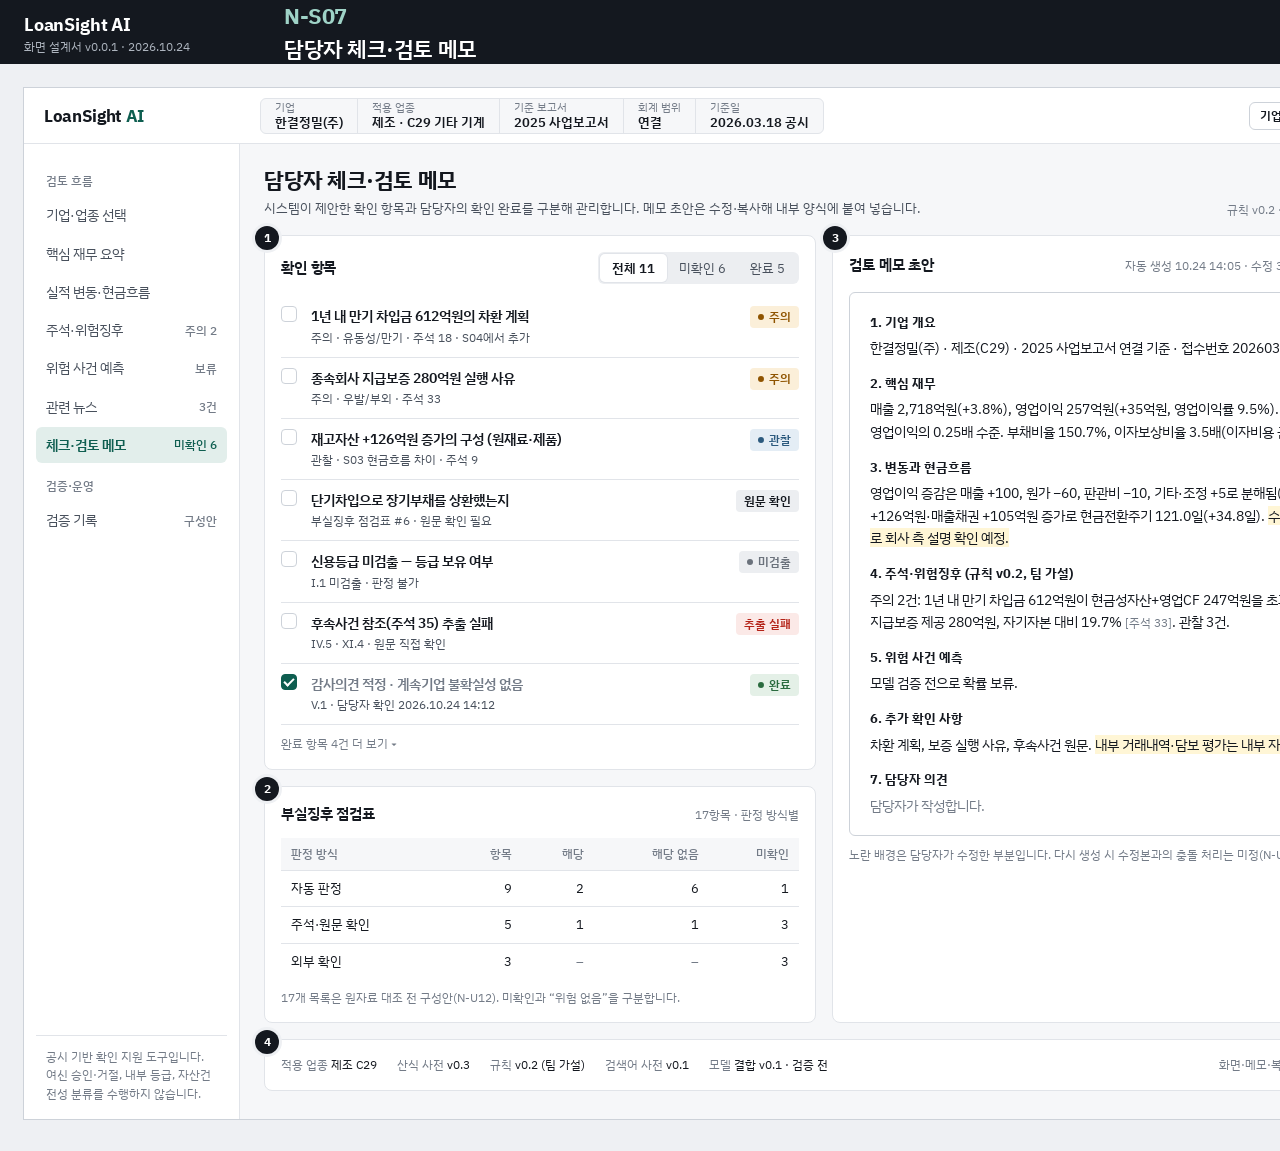
<file: 02-design/screen-design/html/s07.html>
<!doctype html>
<html lang="ko">
<head>
<meta charset="utf-8">
<meta name="viewport" content="width=1920">
<title>N-S07 담당자 체크·메모</title>
<link rel="stylesheet" href="sheet.css">
<script src="shell.js"></script>
<script src="charts.js"></script>
<style>
  .ck { display: grid; grid-template-columns: 20px 1fr auto; gap: 10px; padding: 10px 0; border-bottom: 1px solid var(--line); align-items: start; }
  .ck:last-child { border-bottom: 0; }
  .ck h3 { font-size: 13.5px; font-weight: 600; }
  .ck p { font-size: 12px; color: var(--ink-2); margin-top: 2px; }
  .ck.done h3 { color: var(--ink-3); }
  .memo { background: var(--surface); border: 1px solid var(--line-2); border-radius: 6px; padding: 18px 20px; font-size: 13.5px; line-height: 1.7; }
  .memo h4 { font-size: 13px; font-weight: 700; margin: 12px 0 4px; }
  .memo h4:first-child { margin-top: 0; }
  .memo .ed { background: #FFF6D6; }
  .memo .ref { color: var(--ink-3); font-size: 12px; }
</style>
</head>
<body>
<div class="sheet">
  <header class="doc-head" data-id="N-S07" data-name="담당자 체크·검토 메모" data-f="N-F21~24 · F34 · F37" data-r="N-R24~27 · R36 · R39" data-p="12 / 14"></header>
  <div class="sheet-body">
    <div class="app" data-active="S07">
      <main class="main">
        <div class="page-h">
          <div><h1>담당자 체크·검토 메모</h1><p>시스템이 제안한 확인 항목과 담당자의 확인 완료를 구분해 관리합니다. 메모 초안은 수정·복사해 내부 양식에 붙여 넣습니다.</p></div>
          <div class="acts"><span class="small muted" style="align-self:center">규칙 v0.2 · 산식 사전 v0.3 · 업종 기준 제조</span></div>
        </div>

        <div class="grid" style="grid-template-columns: 1fr 1.1fr">
          <div class="stack" style="gap:16px">
            <div class="panel mk-wrap"><i class="mk">1</i>
              <div class="panel-h"><h2>확인 항목</h2><span class="seg"><span class="on">전체 11</span><span>미확인 6</span><span>완료 5</span></span></div>
              <div class="ck"><span class="chk"></span><div><h3>1년 내 만기 차입금 612억원의 차환 계획</h3><p>주의 · 유동성/만기 · 주석 18 · S04에서 추가</p></div><span class="st caut">주의</span></div>
              <div class="ck"><span class="chk"></span><div><h3>종속회사 지급보증 280억원 실행 사유</h3><p>주의 · 우발/부외 · 주석 33</p></div><span class="st caut">주의</span></div>
              <div class="ck"><span class="chk"></span><div><h3>재고자산 +126억원 증가의 구성 (원재료·제품)</h3><p>관찰 · S03 현금흐름 차이 · 주석 9</p></div><span class="st watch">관찰</span></div>
              <div class="ck"><span class="chk"></span><div><h3>단기차입으로 장기부채를 상환했는지</h3><p>부실징후 점검표 #6 · 원문 확인 필요</p></div><span class="st plain" style="background:var(--surface-3)">원문 확인</span></div>
              <div class="ck"><span class="chk"></span><div><h3>신용등급 미검출 — 등급 보유 여부</h3><p>I.1 미검출 · 판정 불가</p></div><span class="st none">미검출</span></div>
              <div class="ck"><span class="chk"></span><div><h3>후속사건 참조(주석 35) 추출 실패</h3><p>IV.5 · XI.4 · 원문 직접 확인</p></div><span class="st warn plain">추출 실패</span></div>
              <div class="ck done"><span class="chk on"></span><div><h3>감사의견 적정 · 계속기업 불확실성 없음</h3><p>V.1 · 담당자 확인 2026.10.24 14:12</p></div><span class="st ok">완료</span></div>
              <div class="small muted" style="padding-top:10px">완료 항목 4건 더 보기 ▾</div>
            </div>

            <div class="panel mk-wrap"><i class="mk">2</i>
              <div class="panel-h"><h2>부실징후 점검표</h2><span class="sub">17항목 · 판정 방식별</span></div>
              <table class="t">
                <thead><tr><th>판정 방식</th><th class="n">항목</th><th class="n">해당</th><th class="n">해당 없음</th><th class="n">미확인</th></tr></thead>
                <tbody>
                  <tr><td>자동 판정</td><td class="n">9</td><td class="n">2</td><td class="n">6</td><td class="n">1</td></tr>
                  <tr><td>주석·원문 확인</td><td class="n">5</td><td class="n">1</td><td class="n">1</td><td class="n">3</td></tr>
                  <tr><td>외부 확인</td><td class="n">3</td><td class="n muted">–</td><td class="n muted">–</td><td class="n">3</td></tr>
                </tbody>
              </table>
              <p class="src">17개 목록은 원자료 대조 전 구성안(N-U12). 미확인과 “위험 없음”을 구분합니다.</p>
            </div>
          </div>

          <div class="panel mk-wrap"><i class="mk">3</i>
            <div class="panel-h"><h2>검토 메모 초안</h2><div class="row"><span class="small muted">자동 생성 10.24 14:05 · 수정 3곳</span><button class="btn sm">다시 생성</button><button class="btn sm pri">복사</button></div></div>
            <div class="memo">
              <h4>1. 기업 개요</h4>
              <p>한결정밀(주) · 제조(C29) · 2025 사업보고서 연결 기준 · 접수번호 20260318000412</p>
              <h4>2. 핵심 재무</h4>
              <p>매출 2,718억원(+3.8%), 영업이익 257억원(+35억원, 영업이익률 9.5%). 영업CF 64억원으로 영업이익의 0.25배 수준. 부채비율 150.7%, 이자보상비율 3.5배(이자비용 근사).</p>
              <h4>3. 변동과 현금흐름</h4>
              <p>영업이익 증감은 매출 +100, 원가 −60, 판관비 −10, 기타·조정 +5로 분해됨(회계상 분해). 재고 +126억원·매출채권 +105억원 증가로 현금전환주기 121.0일(+34.8일). <span class="ed">수주 확대에 따른 선발주로 회사 측 설명 확인 예정.</span></p>
              <h4>4. 주석·위험징후 (규칙 v0.2, 팀 가설)</h4>
              <p>주의 2건: 1년 내 만기 차입금 612억원이 현금성자산+영업CF 247억원을 초과 <span class="ref">[주석 18]</span>. 종속회사 지급보증 제공 280억원, 자기자본 대비 19.7% <span class="ref">[주석 33]</span>. 관찰 3건.</p>
              <h4>5. 위험 사건 예측</h4>
              <p>모델 검증 전으로 확률 보류.</p>
              <h4>6. 추가 확인 사항</h4>
              <p>차환 계획, 보증 실행 사유, 후속사건 원문. <span class="ed">내부 거래내역·담보 평가는 내부 자료로 확인.</span></p>
              <h4>7. 담당자 의견</h4>
              <p class="muted">담당자가 작성합니다.</p>
            </div>
            <p class="src">노란 배경은 담당자가 수정한 부분입니다. 다시 생성 시 수정본과의 충돌 처리는 미정(N-U08).</p>
          </div>
        </div>

        <div class="panel mk-wrap"><i class="mk">4</i>
          <div class="between small">
            <div class="row" style="gap:20px"><span><span class="muted">적용 업종</span> 제조 C29</span><span><span class="muted">산식 사전</span> v0.3</span><span><span class="muted">규칙</span> v0.2 (팀 가설)</span><span><span class="muted">검색어 사전</span> v0.1</span><span><span class="muted">모델</span> 결합 v0.1 · 검증 전</span></div>
            <span class="muted">화면·메모·복사본의 버전이 같아야 합니다</span>
          </div>
        </div>
      </main>
    </div>

    <aside class="desc">
      <h2>화면 설명</h2>
      <p class="lead">검토 흐름의 마지막 단계. 확인 항목을 처리하고 검토 기록 초안을 수정·복사한다. 최종 의견과 내부 자료 판단은 담당자가 한다.</p>
      <ol>
        <li><span class="n">1</span><div><h3>확인 항목 체크</h3><p>규칙·징후·미검출·추출 실패에서 생긴 항목을 모은다. 시스템 제안을 확인 완료로 자동 전환하지 않으며, 완료 시 확인자·시각을 남긴다. 기업·기간 전환 시 상태가 섞이지 않아야 한다.</p><div class="ids"><span class="id">N-F21</span><span class="id">N-F22</span><span class="id">N-F37</span><span class="id u">N-U08</span></div></div></li>
        <li><span class="n">2</span><div><h3>부실징후 점검표</h3><p>17항목을 자동 판정 / 주석·원문 확인 / 외부 확인으로 나눈다. 자동 불가 항목도 목록에 남긴다.</p><div class="ids"><span class="id">N-F34</span><span class="id">N-R36</span><span class="id u">N-U12</span></div></div></li>
        <li><span class="n">3</span><div><h3>검토 메모 초안</h3><p>핵심 수치·변동·주석 근거·예측 상태·추가 확인을 7개 구역으로 생성한다. 접수번호와 주석 위치를 함께 넣고, 담당자 수정 부분을 구분 표시한다. 미검증 확률은 결과로 쓰지 않는다.</p><div class="ids"><span class="id">N-F23</span><span class="id">N-R26</span></div></div></li>
        <li><span class="n">4</span><div><h3>버전 바</h3><p>업종 기준·산식·규칙·검색어 사전·모델 버전을 상시 표시해 화면과 메모의 근거가 같은지 대조한다.</p><div class="ids"><span class="id">N-F24</span><span class="id">N-R27</span></div></div></li>
      </ol>
      <div class="block">
        <h4>확장 (이번 범위 아님)</h4>
        <p>PDF 출력·지점 운영은 N-F29 확장 기능으로 현재 버튼을 두지 않는다.</p>
      </div>
    </aside>
  </div>
</div>
</body>
</html>
</file>
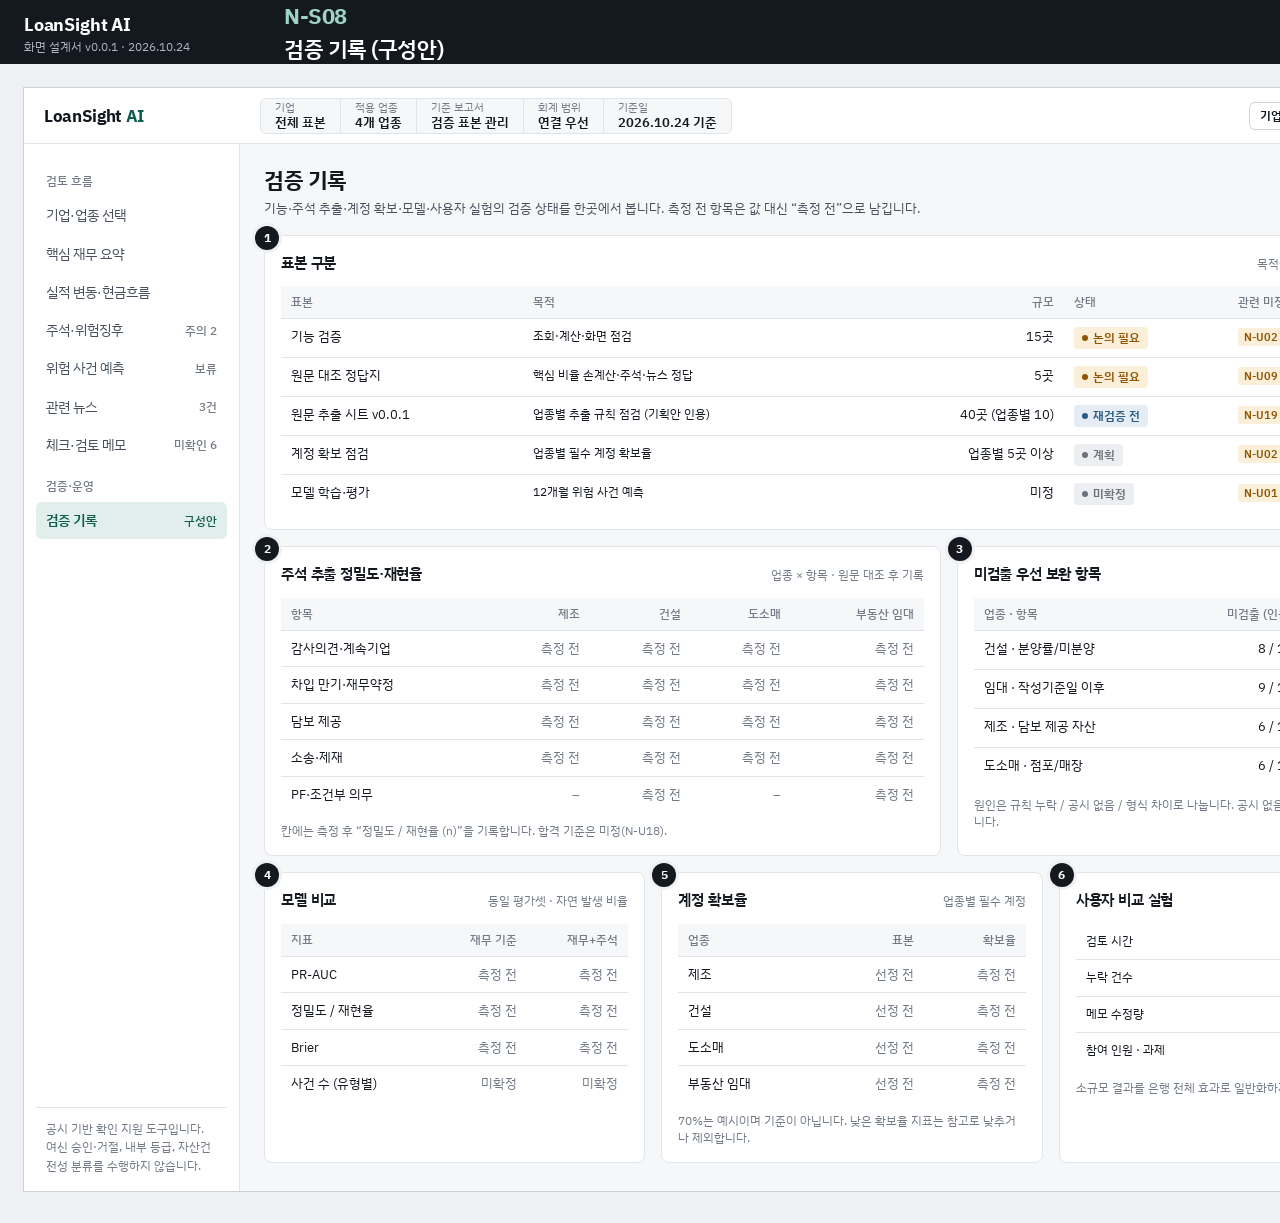
<file: 02-design/screen-design/html/s08.html>
<!doctype html>
<html lang="ko">
<head>
<meta charset="utf-8">
<meta name="viewport" content="width=1920">
<title>N-S08 검증 기록</title>
<link rel="stylesheet" href="sheet.css">
<script src="shell.js"></script>
<script src="charts.js"></script>
</head>
<body>
<div class="sheet">
  <header class="doc-head" data-id="N-S08" data-name="검증 기록 (구성안)" data-f="N-F19 · F25 · F26 · F35" data-r="N-R22 · R28 · R29 · R37" data-p="13 / 14"></header>
  <div class="sheet-body">
    <div class="app" data-active="S08" data-ctx='{"co":"전체 표본","ind":"4개 업종","rpt":"검증 표본 관리","basis":"연결 우선","date":"2026.10.24 기준"}'>
      <main class="main">
        <div class="page-h">
          <div><h1>검증 기록</h1><p>기능·주석 추출·계정 확보·모델·사용자 실험의 검증 상태를 한곳에서 봅니다. 측정 전 항목은 값 대신 “측정 전”으로 남깁니다.</p></div>
          <div class="acts"><span class="tag hyp" style="align-self:center">별도 화면 여부 미정</span></div>
        </div>

        <div class="panel mk-wrap"><i class="mk">1</i>
          <div class="panel-h"><h2>표본 구분</h2><span class="sub">목적이 다른 표본을 섞지 않습니다</span></div>
          <table class="t">
            <thead><tr><th>표본</th><th>목적</th><th class="n">규모</th><th>상태</th><th>관련 미정</th></tr></thead>
            <tbody>
              <tr><td>기능 검증</td><td class="small">조회·계산·화면 점검</td><td class="n">15곳</td><td><span class="st caut">논의 필요</span></td><td><span class="id u">N-U02</span></td></tr>
              <tr><td>원문 대조 정답지</td><td class="small">핵심 비율 손계산·주석·뉴스 정답</td><td class="n">5곳</td><td><span class="st caut">논의 필요</span></td><td><span class="id u">N-U09</span></td></tr>
              <tr><td>원문 추출 시트 v0.0.1</td><td class="small">업종별 추출 규칙 점검 (기획안 인용)</td><td class="n">40곳 (업종별 10)</td><td><span class="st watch">재검증 전</span></td><td><span class="id u">N-U19</span></td></tr>
              <tr><td>계정 확보 점검</td><td class="small">업종별 필수 계정 확보율</td><td class="n">업종별 5곳 이상</td><td><span class="st none">계획</span></td><td><span class="id u">N-U02</span></td></tr>
              <tr><td>모델 학습·평가</td><td class="small">12개월 위험 사건 예측</td><td class="n">미정</td><td><span class="st none">미확정</span></td><td><span class="id u">N-U01</span><span class="id u">N-U03</span></td></tr>
            </tbody>
          </table>
        </div>

        <div class="grid" style="grid-template-columns: 1.4fr 1fr">
          <div class="panel mk-wrap"><i class="mk">2</i>
            <div class="panel-h"><h2>주석 추출 정밀도·재현율</h2><span class="sub">업종 × 항목 · 원문 대조 후 기록</span></div>
            <table class="t">
              <thead><tr><th>항목</th><th class="n">제조</th><th class="n">건설</th><th class="n">도소매</th><th class="n">부동산 임대</th></tr></thead>
              <tbody>
                <tr><td>감사의견·계속기업</td><td class="n muted">측정 전</td><td class="n muted">측정 전</td><td class="n muted">측정 전</td><td class="n muted">측정 전</td></tr>
                <tr><td>차입 만기·재무약정</td><td class="n muted">측정 전</td><td class="n muted">측정 전</td><td class="n muted">측정 전</td><td class="n muted">측정 전</td></tr>
                <tr><td>담보 제공</td><td class="n muted">측정 전</td><td class="n muted">측정 전</td><td class="n muted">측정 전</td><td class="n muted">측정 전</td></tr>
                <tr><td>소송·제재</td><td class="n muted">측정 전</td><td class="n muted">측정 전</td><td class="n muted">측정 전</td><td class="n muted">측정 전</td></tr>
                <tr><td>PF·조건부 의무</td><td class="n muted">–</td><td class="n muted">측정 전</td><td class="n muted">–</td><td class="n muted">측정 전</td></tr>
              </tbody>
            </table>
            <p class="src">칸에는 측정 후 “정밀도 / 재현율 (n)”을 기록합니다. 합격 기준은 미정(N-U18).</p>
          </div>
          <div class="panel mk-wrap"><i class="mk">3</i>
            <div class="panel-h"><h2>미검출 우선 보완 항목</h2><span class="sub">기획안 인용 · 독립 검증 아님</span></div>
            <table class="t">
              <thead><tr><th>업종 · 항목</th><th class="n">미검출 (인용)</th><th>원인 분류</th></tr></thead>
              <tbody>
                <tr><td>건설 · 분양률/미분양</td><td class="n">8 / 10</td><td><span class="st none">판정 전</span></td></tr>
                <tr><td>임대 · 작성기준일 이후</td><td class="n">9 / 10</td><td><span class="st none">판정 전</span></td></tr>
                <tr><td>제조 · 담보 제공 자산</td><td class="n">6 / 10</td><td><span class="st none">판정 전</span></td></tr>
                <tr><td>도소매 · 점포/매장</td><td class="n">6 / 10</td><td><span class="st none">판정 전</span></td></tr>
              </tbody>
            </table>
            <p class="src">원인은 규칙 누락 / 공시 없음 / 형식 차이로 나눕니다. 공시 없음 판정은 원문 대조가 필요합니다.</p>
          </div>
        </div>

        <div class="grid g3">
          <div class="panel mk-wrap"><i class="mk">4</i>
            <div class="panel-h"><h2>모델 비교</h2><span class="sub">동일 평가셋 · 자연 발생 비율</span></div>
            <table class="t">
              <thead><tr><th>지표</th><th class="n">재무 기준</th><th class="n">재무+주석</th></tr></thead>
              <tbody>
                <tr><td>PR-AUC</td><td class="n muted">측정 전</td><td class="n muted">측정 전</td></tr>
                <tr><td>정밀도 / 재현율</td><td class="n muted">측정 전</td><td class="n muted">측정 전</td></tr>
                <tr><td>Brier</td><td class="n muted">측정 전</td><td class="n muted">측정 전</td></tr>
                <tr><td>사건 수 (유형별)</td><td class="n muted">미확정</td><td class="n muted">미확정</td></tr>
              </tbody>
            </table>
          </div>
          <div class="panel mk-wrap"><i class="mk">5</i>
            <div class="panel-h"><h2>계정 확보율</h2><span class="sub">업종별 필수 계정</span></div>
            <table class="t">
              <thead><tr><th>업종</th><th class="n">표본</th><th class="n">확보율</th></tr></thead>
              <tbody>
                <tr><td>제조</td><td class="n muted">선정 전</td><td class="n muted">측정 전</td></tr>
                <tr><td>건설</td><td class="n muted">선정 전</td><td class="n muted">측정 전</td></tr>
                <tr><td>도소매</td><td class="n muted">선정 전</td><td class="n muted">측정 전</td></tr>
                <tr><td>부동산 임대</td><td class="n muted">선정 전</td><td class="n muted">측정 전</td></tr>
              </tbody>
            </table>
            <p class="src">70%는 예시이며 기준이 아닙니다. 낮은 확보율 지표는 참고로 낮추거나 제외합니다.</p>
          </div>
          <div class="panel mk-wrap"><i class="mk">6</i>
            <div class="panel-h"><h2>사용자 비교 실험</h2><span class="sub">순서 교차</span></div>
            <table class="t">
              <tbody>
                <tr><td class="small">검토 시간</td><td class="n muted">측정 전</td></tr>
                <tr><td class="small">누락 건수</td><td class="n muted">측정 전</td></tr>
                <tr><td class="small">메모 수정량</td><td class="n muted">측정 전</td></tr>
                <tr><td class="small">참여 인원 · 과제</td><td class="n muted">미정</td></tr>
              </tbody>
            </table>
            <p class="src">소규모 결과를 은행 전체 효과로 일반화하지 않습니다.</p>
          </div>
        </div>
      </main>
    </div>

    <aside class="desc">
      <h2>화면 설명</h2>
      <p class="lead">검증 계획과 결과를 기록하는 운영 화면 구성안. 별도 화면으로 구현할지 문서로 관리할지는 미정이다. 모든 값은 측정 후에만 채운다.</p>
      <ol>
        <li><span class="n">1</span><div><h3>표본 구분</h3><p>기능 15·정답지 5(논의 필요), 추출 시트 40, 계정 확보 업종별 5 이상, 모델 표본을 목적별로 분리 표시한다.</p><div class="ids"><span class="id">N-F25</span><span class="id">N-R28</span></div></div></li>
        <li><span class="n">2</span><div><h3>추출 정밀도·재현율</h3><p>업종 × 항목 격자. 측정 전 칸은 값이 아닌 상태로 남긴다.</p><div class="ids"><span class="id">N-F25</span><span class="id u">N-U18</span></div></div></li>
        <li><span class="n">3</span><div><h3>미검출 우선 보완</h3><p>기획안 인용 수치임을 머리글에 명시하고, 원인 분류(규칙 누락/공시 없음/형식 차이)를 기록한다.</p><div class="ids"><span class="id">N-F25</span><span class="id u">N-U19</span></div></div></li>
        <li><span class="n">4</span><div><h3>모델 비교</h3><p>재무 기준 vs 결합 모델을 같은 평가셋에서 비교. 유형별 사건 수·업종 구성·한계를 함께 공개한다.</p><div class="ids"><span class="id">N-F19</span><span class="id">N-R22</span><span class="id u">N-U05</span></div></div></li>
        <li><span class="n">5</span><div><h3>계정 확보율</h3><p>표준계정 / 계정명 / 없음으로 확보 방식을 나누고 업종별 확보율과 지표 조정 사유를 남긴다.</p><div class="ids"><span class="id">N-F35</span><span class="id">N-R37</span></div></div></li>
        <li><span class="n">6</span><div><h3>사용자 비교 실험</h3><p>시간·누락·메모 수정량과 측정 조건. 현직자 의견은 원기록으로 연결한다.</p><div class="ids"><span class="id">N-F26</span><span class="id">N-R29</span><span class="id u">N-U09</span></div></div></li>
      </ol>
    </aside>
  </div>
</div>
</body>
</html>
</file>
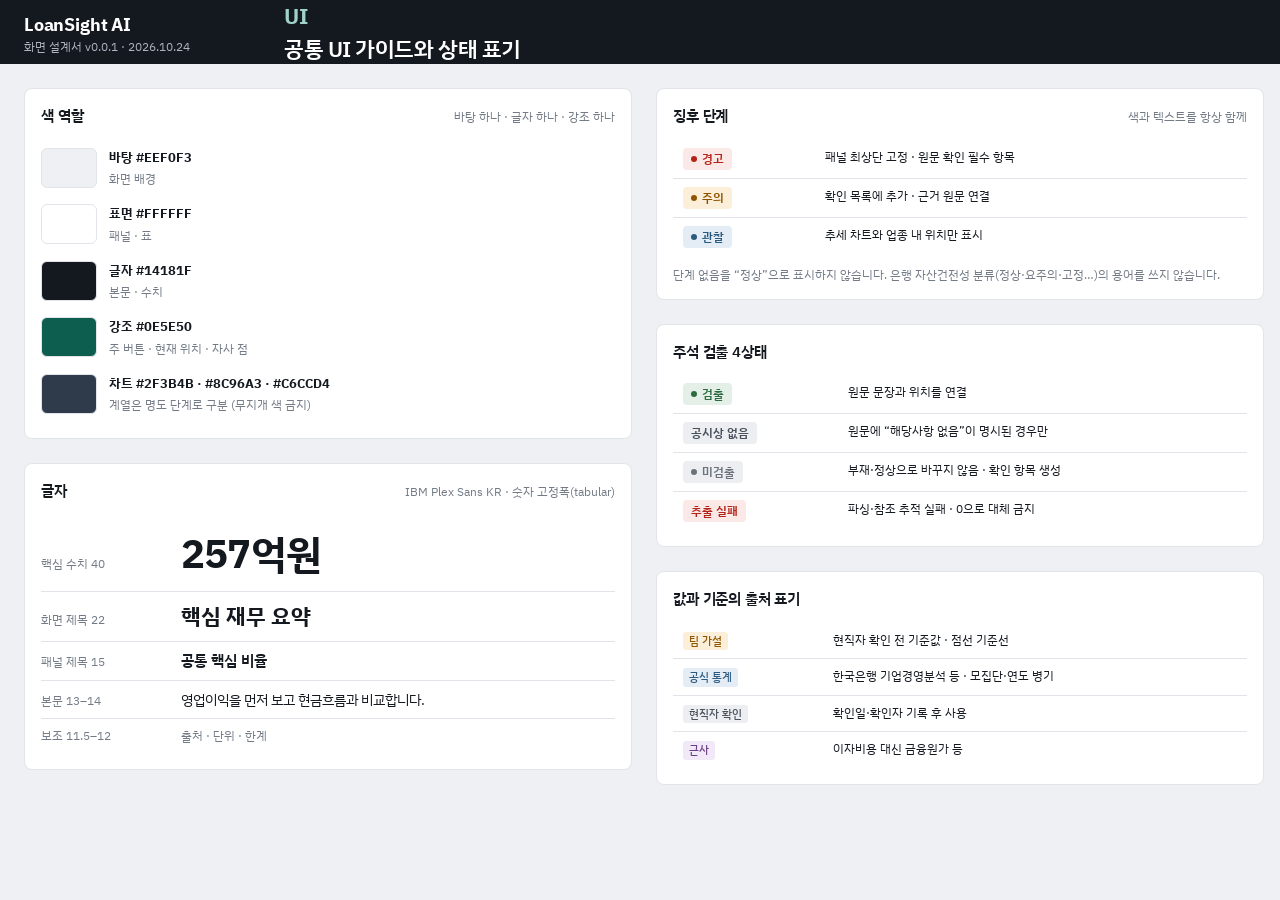
<file: 02-design/screen-design/html/ui.html>
<!doctype html>
<html lang="ko">
<head>
<meta charset="utf-8">
<meta name="viewport" content="width=1920">
<title>공통 UI 가이드</title>
<link rel="stylesheet" href="sheet.css">
<script src="shell.js"></script>
<script src="charts.js"></script>
<style>
  .sw { display: grid; grid-template-columns: 56px 1fr; gap: 12px; align-items: center; padding: 8px 0; }
  .sw i { width: 56px; height: 40px; border-radius: 6px; display: block; border: 1px solid var(--line); }
  .sw b { font-size: 13px; display: block; }
  .sw span { font-size: 12px; color: var(--ink-3); }
  .ts > div { display: grid; grid-template-columns: 140px 1fr; align-items: baseline; padding: 8px 0; border-bottom: 1px solid var(--line); }
  .ts > div:last-child { border-bottom: 0; }
</style>
</head>
<body>
<div class="sheet">
  <header class="doc-head" data-id="UI" data-name="공통 UI 가이드와 상태 표기" data-f="N-F24 · F37 · F38 · F41" data-r="N-R27 · R39 · R40" data-p="04 / 14"></header>
  <div class="grid" style="grid-template-columns: 1fr 1fr 1fr; gap:24px">
    <div class="stack" style="gap:24px">
      <div class="panel">
        <div class="panel-h"><h2>색 역할</h2><span class="sub">바탕 하나 · 글자 하나 · 강조 하나</span></div>
        <div class="sw"><i style="background:#EEF0F3"></i><div><b>바탕 #EEF0F3</b><span>화면 배경</span></div></div>
        <div class="sw"><i style="background:#FFFFFF"></i><div><b>표면 #FFFFFF</b><span>패널 · 표</span></div></div>
        <div class="sw"><i style="background:#14181F"></i><div><b>글자 #14181F</b><span>본문 · 수치</span></div></div>
        <div class="sw"><i style="background:#0E5E50"></i><div><b>강조 #0E5E50</b><span>주 버튼 · 현재 위치 · 자사 점</span></div></div>
        <div class="sw"><i style="background:#2F3B4B"></i><div><b>차트 #2F3B4B · #8C96A3 · #C6CCD4</b><span>계열은 명도 단계로 구분 (무지개 색 금지)</span></div></div>
      </div>
      <div class="panel">
        <div class="panel-h"><h2>글자</h2><span class="sub">IBM Plex Sans KR · 숫자 고정폭(tabular)</span></div>
        <div class="ts">
          <div><span class="small muted">핵심 수치 40</span><span style="font-size:40px;font-weight:700;letter-spacing:-0.02em">257억원</span></div>
          <div><span class="small muted">화면 제목 22</span><span style="font-size:22px;font-weight:700">핵심 재무 요약</span></div>
          <div><span class="small muted">패널 제목 15</span><span style="font-size:15px;font-weight:600">공통 핵심 비율</span></div>
          <div><span class="small muted">본문 13–14</span><span>영업이익을 먼저 보고 현금흐름과 비교합니다.</span></div>
          <div><span class="small muted">보조 11.5–12</span><span class="small muted">출처 · 단위 · 한계</span></div>
        </div>
      </div>
    </div>

    <div class="stack" style="gap:24px">
      <div class="panel">
        <div class="panel-h"><h2>징후 단계</h2><span class="sub">색과 텍스트를 항상 함께</span></div>
        <table class="t">
          <tbody>
            <tr><td><span class="st warn">경고</span></td><td class="small">패널 최상단 고정 · 원문 확인 필수 항목</td></tr>
            <tr><td><span class="st caut">주의</span></td><td class="small">확인 목록에 추가 · 근거 원문 연결</td></tr>
            <tr><td><span class="st watch">관찰</span></td><td class="small">추세 차트와 업종 내 위치만 표시</td></tr>
          </tbody>
        </table>
        <p class="src">단계 없음을 “정상”으로 표시하지 않습니다. 은행 자산건전성 분류(정상·요주의·고정…)의 용어를 쓰지 않습니다.</p>
      </div>
      <div class="panel">
        <div class="panel-h"><h2>주석 검출 4상태</h2></div>
        <table class="t">
          <tbody>
            <tr><td><span class="st ok">검출</span></td><td class="small">원문 문장과 위치를 연결</td></tr>
            <tr><td><span class="st plain" style="background:var(--surface-3);color:var(--ink-2)">공시상 없음</span></td><td class="small">원문에 “해당사항 없음”이 명시된 경우만</td></tr>
            <tr><td><span class="st none">미검출</span></td><td class="small">부재·정상으로 바꾸지 않음 · 확인 항목 생성</td></tr>
            <tr><td><span class="st warn plain">추출 실패</span></td><td class="small">파싱·참조 추적 실패 · 0으로 대체 금지</td></tr>
          </tbody>
        </table>
      </div>
      <div class="panel">
        <div class="panel-h"><h2>값과 기준의 출처 표기</h2></div>
        <table class="t">
          <tbody>
            <tr><td><span class="tag hyp">팀 가설</span></td><td class="small">현직자 확인 전 기준값 · 점선 기준선</td></tr>
            <tr><td><span class="tag off">공식 통계</span></td><td class="small">한국은행 기업경영분석 등 · 모집단·연도 병기</td></tr>
            <tr><td><span class="tag">현직자 확인</span></td><td class="small">확인일·확인자 기록 후 사용</td></tr>
            <tr><td><span class="tag apx">근사</span></td><td class="small">이자비용 대신 금융원가 등</td></tr>
          </tbody>
        </table>
      </div>
    </div>

    <div class="stack" style="gap:24px">
      <div class="panel">
        <div class="panel-h"><h2>차트 원칙</h2><span class="sub">차트 하나에 질문 하나</span></div>
        <div class="stack" style="gap:14px">
          <div><div class="small muted" style="margin-bottom:4px">결측 연도: 회색 점선 원 + “자료 없음”</div><div data-chart="line" data-d='{"w":480,"h":150,"min":0,"max":2.5,"cats":["2021","2022","2023","2024","2025"],"ref":{"v":1.0,"label":"1.0배 팀 가설선"},"series":[{"name":"EBITDA 이자보상","color":"#2F3B4B","values":[1.9,1.7,null,1.1,0.8],"labels":true}]}'></div></div>
          <div><div class="small muted" style="margin-bottom:4px">불릿: 값 막대 · 전기 눈금 · 팀 가설 기준선 (게이지 대체)</div><div data-chart="bullet" data-d='{"w":480,"max":200,"value":142,"prev":96,"ref":100,"refLabel":"팀 가설 100%","valueLabel":"142%","color":"#8F5400"}'></div></div>
          <div><div class="small muted" style="margin-bottom:4px">업종 내 위치: 비교기업 점 · 중앙값선 · 자사 강조</div><div data-chart="strip" data-d='{"w":480,"h":44,"min":-4,"max":18,"peers":[-2.1,1.4,2.8,3.5,4.2,4.9,5.3,5.8,6.1,6.4,7.0,7.7,8.3,9.1,10.4,12.2,14.8],"self":9.5,"median":6.1,"medianLabel":"6.1%"}'></div></div>
        </div>
        <div class="sep"></div>
        <ul class="small" style="padding-left:16px;color:var(--ink-2);display:flex;flex-direction:column;gap:4px">
          <li>게이지·레이더 차트를 쓰지 않습니다.</li>
          <li>단위·기준일·연결/별도를 차트 제목 옆에 적습니다.</li>
          <li>비교 표본이 부족하면 순위 대신 “비교 보류”.</li>
        </ul>
      </div>
      <div class="panel">
        <div class="panel-h"><h2>조작 요소</h2></div>
        <div class="row" style="flex-wrap:wrap;gap:10px">
          <button class="btn pri">이 기준으로 분석 시작</button><button class="btn">업종 변경</button><button class="btn sm">원문</button>
          <span class="seg"><span class="on">연결</span><span>별도</span></span>
          <span class="chip on">제조</span><span class="chip">건설</span><span class="chip off">장비·물품 렌탈</span>
          <span class="row small"><span class="chk on"></span>확인 완료</span><span class="row small"><span class="chk"></span>미확인</span>
        </div>
      </div>
    </div>
  </div>
</div>
</body>
</html>
</file>
<file: 02-design/screen-design/html/sheet.css>
/* LoanSight AI 화면 설계서 — 공통 스타일 */
@import url('https://fonts.googleapis.com/css2?family=IBM+Plex+Sans+KR:wght@400;500;600;700&display=swap');

:root {
  --ground: #EEF0F3;
  --surface: #FFFFFF;
  --surface-2: #F6F7F9;
  --surface-3: #ECEEF1;
  --ink: #14181F;
  --ink-2: #48505C;
  --ink-3: #737B87;
  --line: #E1E4E9;
  --line-2: #CDD2D9;
  --accent: #0E5E50;
  --accent-ink: #FFFFFF;
  --accent-weak: #E2EEEB;
  --warn: #B42318;  --warn-bg: #FBE9E7;
  --caut: #8F5400;  --caut-bg: #FBEFD9;
  --watch: #2C5A7E; --watch-bg: #E4EDF5;
  --none: #959CA6;  --none-bg: #ECEEF1;
  --ok: #2B6B3F;    --ok-bg: #E4F0E7;
  --chart-1: #2F3B4B;
  --chart-2: #8C96A3;
  --chart-3: #C6CCD4;
  --spec: #14181F;
  --font: 'IBM Plex Sans KR', 'Pretendard', 'Malgun Gothic', sans-serif;
}

* { box-sizing: border-box; margin: 0; padding: 0; }
html, body { background: var(--ground); }
body {
  font-family: var(--font);
  color: var(--ink);
  font-size: 14px;
  line-height: 1.5;
  font-variant-numeric: tabular-nums;
  -webkit-font-smoothing: antialiased;
}

/* ───── 설계서 시트 ───── */
.sheet { width: 1920px; margin: 0 auto; background: var(--ground); padding: 0 24px 32px; }
.doc-head {
  display: grid;
  grid-template-columns: 260px 1fr repeat(4, auto);
  align-items: stretch;
  background: var(--ink);
  color: #fff;
  margin: 0 -24px 24px;
  height: 64px;
}
.doc-head > div { display: flex; flex-direction: column; justify-content: center; padding: 0 24px; }
.doc-head .brand { font-weight: 700; font-size: 18px; letter-spacing: -0.01em; }
.doc-head .brand span { display: block; font-weight: 400; font-size: 12px; color: #AEB5BF; letter-spacing: 0; }
.doc-head .title { font-size: 22px; font-weight: 600; letter-spacing: -0.02em; }
.doc-head .title b { font-weight: 700; margin-right: 12px; color: #9FD3C7; }
.doc-head .meta { font-size: 12px; color: #AEB5BF; border-left: 1px solid #2E3540; }
.doc-head .meta strong { color: #fff; font-weight: 500; font-size: 14px; }

.sheet-body { display: grid; grid-template-columns: 1440px 400px; gap: 32px; align-items: start; }
.sheet-full { display: block; }

/* 설명 패널 */
.desc { background: var(--surface); padding: 24px; position: sticky; top: 0; }
.desc h2 { font-size: 18px; font-weight: 700; letter-spacing: -0.02em; margin-bottom: 4px; }
.desc .lead { color: var(--ink-2); font-size: 13px; margin-bottom: 20px; }
.desc ol { list-style: none; display: flex; flex-direction: column; gap: 16px; }
.desc li { display: grid; grid-template-columns: 26px 1fr; gap: 10px; }
.desc li .n { width: 24px; height: 24px; border-radius: 50%; background: var(--spec); color: #fff; font-size: 12px; font-weight: 700; display: grid; place-items: center; margin-top: 1px; }
.desc li h3 { font-size: 14px; font-weight: 600; margin-bottom: 2px; }
.desc li p { font-size: 13px; color: var(--ink-2); line-height: 1.55; }
.desc .ids { display: flex; flex-wrap: wrap; gap: 4px; margin-top: 6px; }
.id { font-size: 11px; font-weight: 600; padding: 1px 6px; background: var(--surface-3); color: var(--ink-2); border-radius: 3px; }
.id.u { background: var(--caut-bg); color: var(--caut); }
.desc .block { margin-top: 24px; padding-top: 20px; border-top: 1px solid var(--line); }
.desc .block h4 { font-size: 13px; font-weight: 700; margin-bottom: 8px; }
.desc .block p, .desc .block li { font-size: 12.5px; color: var(--ink-2); }
.desc .block ul { list-style: none; display: flex; flex-direction: column; gap: 6px; }
.desc .block ul li { display: block; padding-left: 12px; position: relative; }
.desc .block ul li::before { content: ''; position: absolute; left: 0; top: 8px; width: 5px; height: 5px; background: var(--ink-3); border-radius: 50%; }

/* 번호 마커 */
.mk-wrap { position: relative; }
.mk {
  position: absolute; top: -10px; left: -10px; z-index: 5;
  width: 24px; height: 24px; border-radius: 50%;
  background: var(--spec); color: #fff;
  font: 700 12px/24px var(--font); text-align: center; font-style: normal;
  box-shadow: 0 0 0 3px var(--ground);
}
.mk.r { left: auto; right: -10px; }

/* ───── 앱 셸 (목업) ───── */
.app { width: 1440px; min-height: 900px; background: var(--surface-2); display: grid; grid-template-rows: 56px 1fr; outline: 1px solid var(--line-2); }
.topbar { display: flex; align-items: center; gap: 20px; padding: 0 20px; background: var(--surface); border-bottom: 1px solid var(--line); }
.wordmark { font-weight: 700; font-size: 17px; letter-spacing: -0.02em; width: 196px; }
.wordmark span { color: var(--accent); }
.ctx { display: flex; align-items: center; gap: 0; height: 36px; background: var(--surface-2); border: 1px solid var(--line); border-radius: 6px; }
.ctx > div { padding: 0 14px; font-size: 13px; display: flex; flex-direction: column; justify-content: center; line-height: 1.25; border-right: 1px solid var(--line); height: 100%; }
.ctx > div:last-child { border-right: 0; }
.ctx small { font-size: 10.5px; color: var(--ink-3); }
.ctx b { font-weight: 600; }
.topbar .spacer { flex: 1; }
.topbar .user { font-size: 13px; color: var(--ink-2); }

.shell { display: grid; grid-template-columns: 216px 1fr; }
.nav { background: var(--surface); border-right: 1px solid var(--line); padding: 16px 12px; display: flex; flex-direction: column; gap: 2px; }
.nav .grp { font-size: 11.5px; color: var(--ink-3); padding: 12px 10px 6px; font-weight: 500; }
.nav a { display: flex; justify-content: space-between; align-items: center; padding: 8px 10px; border-radius: 6px; font-size: 13.5px; color: var(--ink-2); text-decoration: none; }
.nav a.on { background: var(--accent-weak); color: var(--accent); font-weight: 600; }
.nav a .c { font-size: 11.5px; color: var(--ink-3); font-weight: 500; }
.nav a.on .c { color: var(--accent); }
.nav .foot { margin-top: auto; padding: 12px 10px 0; border-top: 1px solid var(--line); font-size: 11.5px; color: var(--ink-3); line-height: 1.6; }

.main { padding: 20px 24px 28px; display: flex; flex-direction: column; gap: 16px; min-width: 0; }
.page-h { display: flex; align-items: flex-end; justify-content: space-between; gap: 16px; }
.page-h h1 { font-size: 22px; font-weight: 700; letter-spacing: -0.02em; }
.page-h p { font-size: 13px; color: var(--ink-2); margin-top: 2px; }
.page-h .acts { display: flex; gap: 8px; }

.grid { display: grid; gap: 16px; }
.g2 { grid-template-columns: 1fr 1fr; }
.g3 { grid-template-columns: repeat(3, 1fr); }
.g4 { grid-template-columns: repeat(4, 1fr); }
.g5 { grid-template-columns: repeat(5, 1fr); }

.panel { background: var(--surface); border: 1px solid var(--line); border-radius: 8px; padding: 16px; min-width: 0; }
.panel-h { display: flex; align-items: baseline; justify-content: space-between; gap: 12px; margin-bottom: 12px; }
.panel-h h2 { font-size: 15px; font-weight: 600; letter-spacing: -0.01em; }
.panel-h .sub { font-size: 12px; color: var(--ink-3); }
.src { font-size: 11.5px; color: var(--ink-3); margin-top: 10px; }
.src a { color: var(--ink-2); }

/* 버튼·입력 */
.btn { display: inline-flex; align-items: center; gap: 6px; height: 34px; padding: 0 14px; border-radius: 6px; font: 600 13px var(--font); border: 1px solid var(--line-2); background: var(--surface); color: var(--ink); white-space: nowrap; }
.btn.pri { background: var(--accent); color: var(--accent-ink); border-color: var(--accent); }
.btn.sm { height: 28px; padding: 0 10px; font-size: 12px; }
.btn.ghost { border-color: transparent; background: transparent; color: var(--ink-2); }
.input { height: 36px; border: 1px solid var(--line-2); border-radius: 6px; background: var(--surface); padding: 0 12px; display: flex; align-items: center; font-size: 13.5px; color: var(--ink); gap: 8px; }
.input.ph { color: var(--ink-3); }
.input.lg { height: 44px; font-size: 15px; }
.field { display: flex; flex-direction: column; gap: 4px; }
.field label { font-size: 12px; color: var(--ink-2); font-weight: 500; }
.seg { display: inline-flex; background: var(--surface-3); border-radius: 6px; padding: 2px; }
.seg span { padding: 5px 12px; font-size: 12.5px; color: var(--ink-2); border-radius: 5px; }
.seg span.on { background: var(--surface); color: var(--ink); font-weight: 600; box-shadow: 0 0 0 1px var(--line); }
.chip { display: inline-flex; align-items: center; gap: 6px; height: 28px; padding: 0 10px; border-radius: 14px; border: 1px solid var(--line-2); font-size: 12.5px; color: var(--ink-2); background: var(--surface); }
.chip.on { background: var(--ink); color: #fff; border-color: var(--ink); }
.chip.off { color: var(--ink-3); background: var(--surface-3); border-color: var(--surface-3); text-decoration: line-through; }
.chk { width: 16px; height: 16px; border: 1.5px solid var(--line-2); border-radius: 4px; display: inline-block; flex: none; background: var(--surface); }
.chk.on { background: var(--accent); border-color: var(--accent); position: relative; }
.chk.on::after { content: ''; position: absolute; left: 4px; top: 1px; width: 4px; height: 8px; border: solid #fff; border-width: 0 2px 2px 0; transform: rotate(45deg); }

/* 상태 배지 */
.st { display: inline-flex; align-items: center; gap: 5px; height: 22px; padding: 0 8px; border-radius: 4px; font-size: 12px; font-weight: 600; white-space: nowrap; }
.st::before { content: ''; width: 6px; height: 6px; border-radius: 50%; background: currentColor; }
.st.warn { background: var(--warn-bg); color: var(--warn); }
.st.caut { background: var(--caut-bg); color: var(--caut); }
.st.watch { background: var(--watch-bg); color: var(--watch); }
.st.none { background: var(--none-bg); color: #6B727C; }
.st.ok { background: var(--ok-bg); color: var(--ok); }
.st.acc { background: var(--accent-weak); color: var(--accent); }
.st.plain::before { display: none; }
.tag { display: inline-block; font-size: 11px; padding: 1px 6px; border-radius: 3px; background: var(--surface-3); color: var(--ink-2); font-weight: 500; white-space: nowrap; }
.tag.hyp { background: var(--caut-bg); color: var(--caut); }
.tag.off { background: var(--watch-bg); color: var(--watch); }
.tag.apx { background: #F1E9F7; color: #6A3E86; }

/* KPI */
.kpi { display: flex; flex-direction: column; gap: 4px; }
.kpi .k { font-size: 12.5px; color: var(--ink-2); display: flex; justify-content: space-between; gap: 8px; align-items: center; }
.kpi .v { font-size: 26px; font-weight: 700; letter-spacing: -0.02em; line-height: 1.15; }
.kpi .v small { font-size: 13px; font-weight: 500; color: var(--ink-2); margin-left: 2px; }
.kpi .d { font-size: 12px; color: var(--ink-2); display: flex; gap: 10px; flex-wrap: wrap; }
.up { color: var(--warn); } .dn { color: var(--watch); }
.kpi.big .v { font-size: 40px; }

/* 표 */
table.t { width: 100%; border-collapse: collapse; font-size: 13px; }
table.t th { text-align: left; font-weight: 500; color: var(--ink-3); font-size: 12px; padding: 7px 10px; border-bottom: 1px solid var(--line); background: var(--surface-2); white-space: nowrap; }
table.t td { padding: 8px 10px; border-bottom: 1px solid var(--line); vertical-align: top; }
table.t td.n, table.t th.n { text-align: right; }
table.t tr:last-child td { border-bottom: 0; }
table.t tr.hl td { background: #FBF6EC; }
table.t .muted { color: var(--ink-3); }

/* 원문 카드 */
.quote { background: var(--surface-2); border-left: 3px solid var(--ink-3); padding: 10px 12px; font-size: 12.5px; color: var(--ink); line-height: 1.6; }
.quote .loc { display: block; font-size: 11.5px; color: var(--ink-3); margin-top: 6px; }

.note { font-size: 12px; color: var(--ink-2); background: var(--surface-2); padding: 8px 10px; border-radius: 6px; }
.note.hyp { background: var(--caut-bg); color: #6E4300; }
.row { display: flex; align-items: center; gap: 8px; }
.between { display: flex; align-items: center; justify-content: space-between; gap: 8px; }
.stack { display: flex; flex-direction: column; gap: 8px; }
.muted { color: var(--ink-3); }
.small { font-size: 12px; }
.sep { height: 1px; background: var(--line); margin: 12px 0; }
svg text { font-family: var(--font); }

/* 상태 변형 라벨 */
.variant { font-size: 12px; font-weight: 700; color: #fff; background: var(--spec); display: inline-block; padding: 3px 10px; border-radius: 3px; margin-bottom: 8px; }
</file>
